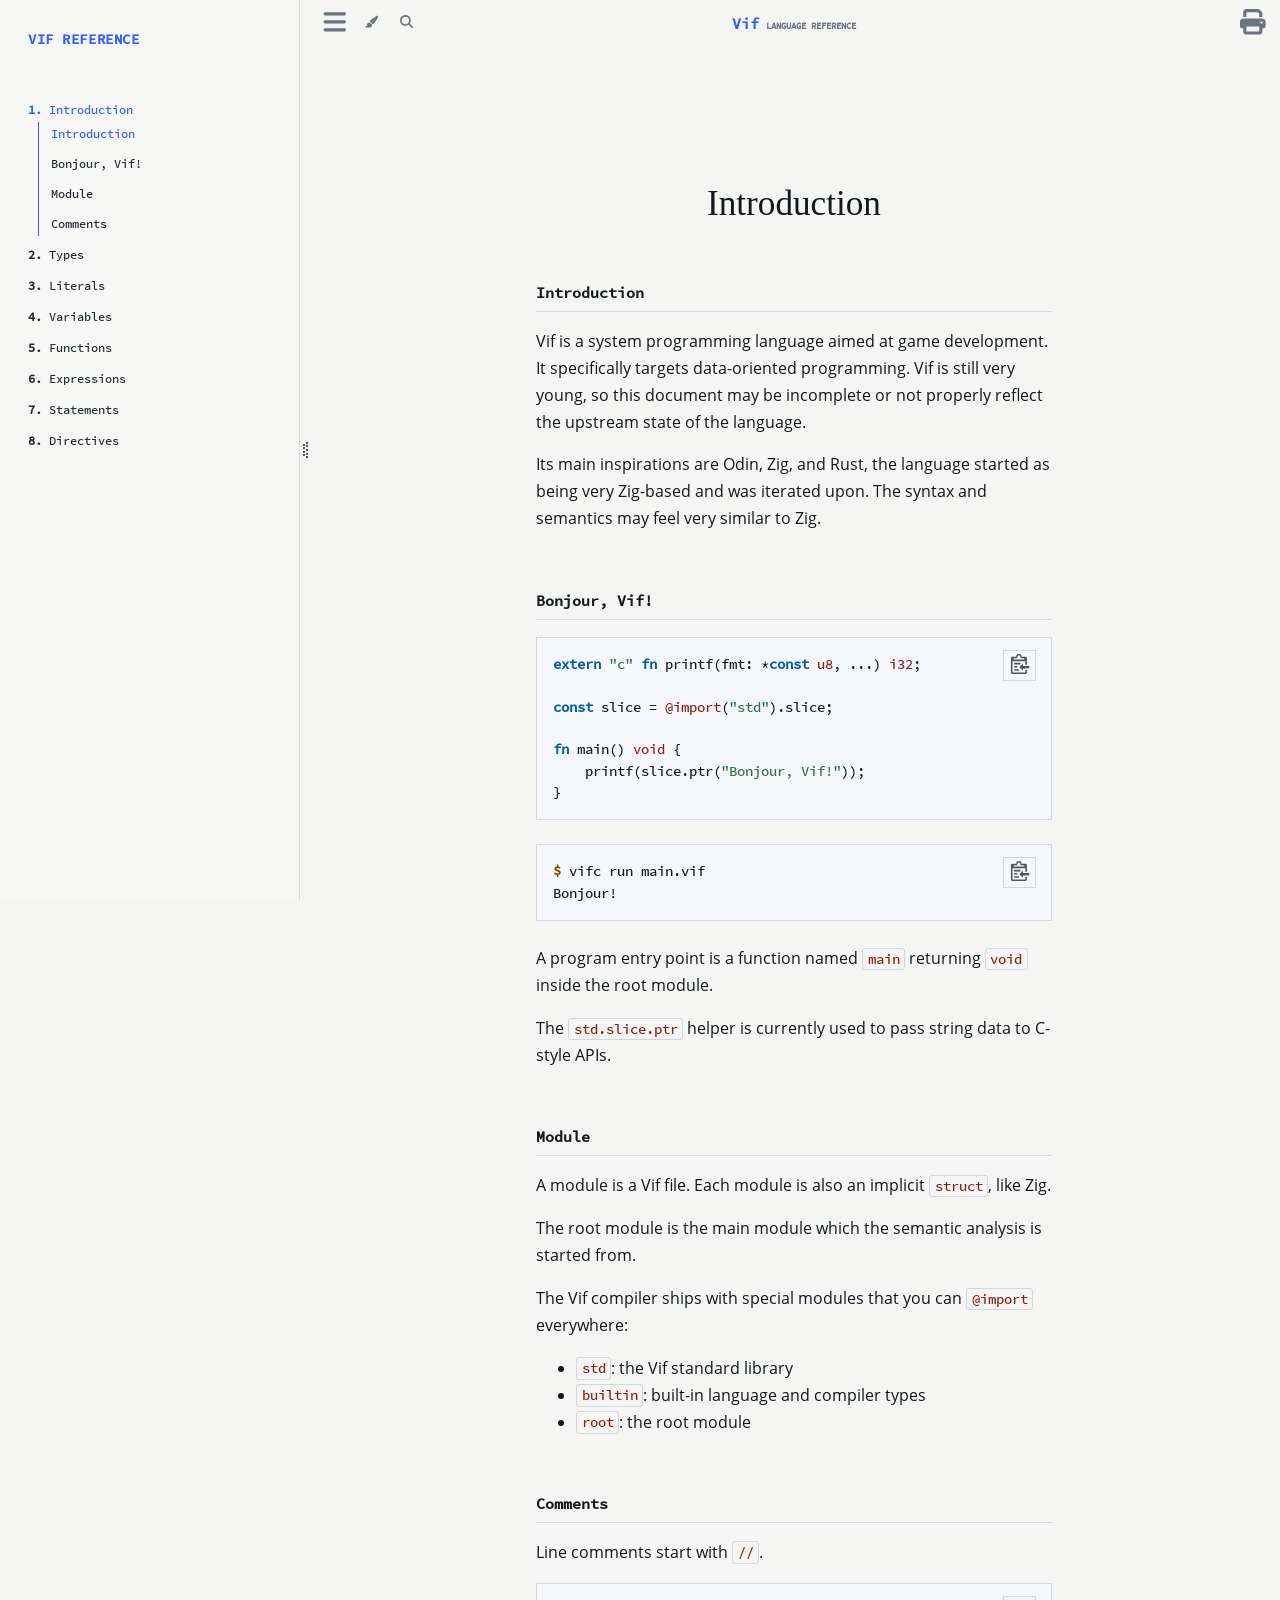
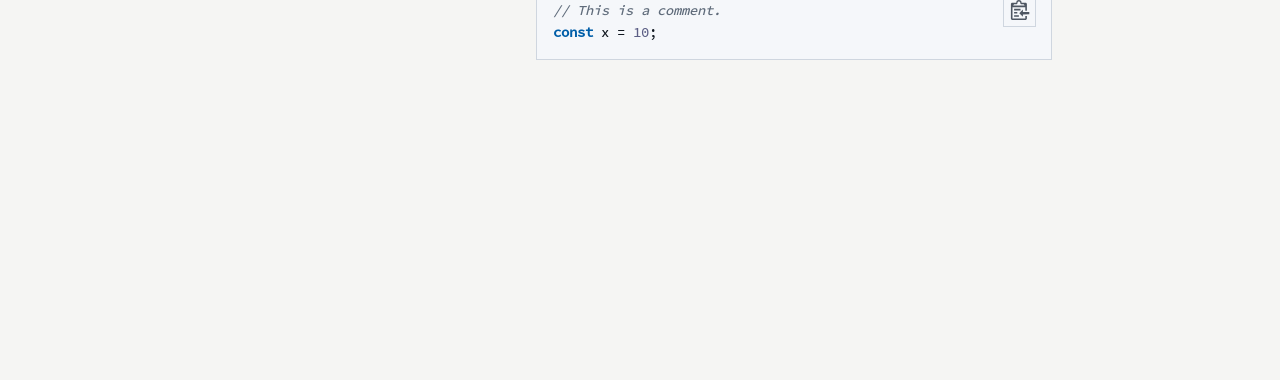
<file: lang-ref/index.html>
<!DOCTYPE HTML>
<html lang="en" class="light sidebar-visible" dir="ltr">
    <head>
        <!-- Book generated using mdBook -->
        <meta charset="UTF-8">
        <title>Introduction - Vif language reference</title>


        <!-- Custom HTML head -->

        <meta name="description" content="">
        <meta name="viewport" content="width=device-width, initial-scale=1">
        <meta name="theme-color" content="#ffffff">

        <link rel="icon" href="favicon-de23e50b.svg">
        <link rel="shortcut icon" href="favicon-8114d1fc.png">
        <link rel="stylesheet" href="css/variables-5b4156ee.css">
        <link rel="stylesheet" href="css/general-e0551ba4.css">
        <link rel="stylesheet" href="css/chrome-79c0ab15.css">
        <link rel="stylesheet" href="css/print-c2b69987.css" media="print">

        <!-- Fonts -->
        <link rel="stylesheet" href="fonts/fonts-9644e21d.css">

        <!-- Highlight.js Stylesheets -->
        <link rel="stylesheet" id="mdbook-highlight-css" href="highlight-ce514ef0.css">
        <link rel="stylesheet" id="mdbook-tomorrow-night-css" href="tomorrow-night-4c0ae647.css">
        <link rel="stylesheet" id="mdbook-ayu-highlight-css" href="ayu-highlight-3fdfc3ac.css">

        <!-- Custom theme stylesheets -->
        <link rel="stylesheet" href="theme/custom-aa0e2d58.css">


        <!-- Provide site root and default themes to javascript -->
        <script>
            const path_to_root = "";
            const default_light_theme = "light";
            const default_dark_theme = "navy";
            window.path_to_searchindex_js = "searchindex-6ca10c5f.js";
        </script>
        <!-- Start loading toc.js asap -->
        <script src="toc-c041e396.js"></script>
    </head>
    <body>
    <div id="mdbook-help-container">
        <div id="mdbook-help-popup">
            <h2 class="mdbook-help-title">Keyboard shortcuts</h2>
            <div>
                <p>Press <kbd>←</kbd> or <kbd>→</kbd> to navigate between chapters</p>
                <p>Press <kbd>S</kbd> or <kbd>/</kbd> to search in the book</p>
                <p>Press <kbd>?</kbd> to show this help</p>
                <p>Press <kbd>Esc</kbd> to hide this help</p>
            </div>
        </div>
    </div>
    <div id="mdbook-body-container">
        <!-- Work around some values being stored in localStorage wrapped in quotes -->
        <script>
            try {
                let theme = localStorage.getItem('mdbook-theme');
                let sidebar = localStorage.getItem('mdbook-sidebar');

                if (theme.startsWith('"') && theme.endsWith('"')) {
                    localStorage.setItem('mdbook-theme', theme.slice(1, theme.length - 1));
                }

                if (sidebar.startsWith('"') && sidebar.endsWith('"')) {
                    localStorage.setItem('mdbook-sidebar', sidebar.slice(1, sidebar.length - 1));
                }
            } catch (e) { }
        </script>

        <!-- Set the theme before any content is loaded, prevents flash -->
        <script>
            const default_theme = window.matchMedia("(prefers-color-scheme: dark)").matches ? default_dark_theme : default_light_theme;
            let theme;
            try { theme = localStorage.getItem('mdbook-theme'); } catch(e) { }
            if (theme === null || theme === undefined) { theme = default_theme; }
            if (!["light", "coal"].includes(theme)) { theme = default_theme; }
            const html = document.documentElement;
            html.classList.remove('light')
            html.classList.add(theme);
            html.classList.add("js");
        </script>

        <input type="checkbox" id="mdbook-sidebar-toggle-anchor" class="hidden">

        <!-- Hide / unhide sidebar before it is displayed -->
        <script>
            let sidebar = null;
            const sidebar_toggle = document.getElementById("mdbook-sidebar-toggle-anchor");
            if (document.body.clientWidth >= 1080) {
                try { sidebar = localStorage.getItem('mdbook-sidebar'); } catch(e) { }
                sidebar = sidebar || 'visible';
            } else {
                sidebar = 'hidden';
                sidebar_toggle.checked = false;
            }
            if (sidebar === 'visible') {
                sidebar_toggle.checked = true;
            } else {
                html.classList.remove('sidebar-visible');
            }
        </script>

        <nav id="mdbook-sidebar" class="sidebar" aria-label="Table of contents">
            <!-- populated by js -->
            <mdbook-sidebar-scrollbox class="sidebar-scrollbox"></mdbook-sidebar-scrollbox>
            <noscript>
                <iframe class="sidebar-iframe-outer" src="toc.html"></iframe>
            </noscript>
            <div id="mdbook-sidebar-resize-handle" class="sidebar-resize-handle">
                <div class="sidebar-resize-indicator"></div>
            </div>
        </nav>

        <div id="mdbook-page-wrapper" class="page-wrapper">

            <div class="page">
                <div id="mdbook-menu-bar-hover-placeholder"></div>
                <div id="mdbook-menu-bar" class="menu-bar sticky">
                    <div class="left-buttons">
                        <label id="mdbook-sidebar-toggle" class="icon-button" for="mdbook-sidebar-toggle-anchor" title="Toggle Table of Contents" aria-label="Toggle Table of Contents" aria-controls="mdbook-sidebar">
                            <span class=fa-svg><svg xmlns="http://www.w3.org/2000/svg" viewBox="0 0 448 512"><!--! Font Awesome Free 6.2.0 by @fontawesome - https://fontawesome.com License - https://fontawesome.com/license/free (Icons: CC BY 4.0, Fonts: SIL OFL 1.1, Code: MIT License) Copyright 2022 Fonticons, Inc. --><path d="M0 96C0 78.3 14.3 64 32 64H416c17.7 0 32 14.3 32 32s-14.3 32-32 32H32C14.3 128 0 113.7 0 96zM0 256c0-17.7 14.3-32 32-32H416c17.7 0 32 14.3 32 32s-14.3 32-32 32H32c-17.7 0-32-14.3-32-32zM448 416c0 17.7-14.3 32-32 32H32c-17.7 0-32-14.3-32-32s14.3-32 32-32H416c17.7 0 32 14.3 32 32z"/></svg></span>
                        </label>
                        <button id="mdbook-theme-toggle" class="icon-button" type="button" title="Change theme" aria-label="Change theme" aria-haspopup="true" aria-expanded="false" aria-controls="mdbook-theme-list">
                            <span class=fa-svg><svg xmlns="http://www.w3.org/2000/svg" viewBox="0 0 576 512"><!--! Font Awesome Free 6.2.0 by @fontawesome - https://fontawesome.com License - https://fontawesome.com/license/free (Icons: CC BY 4.0, Fonts: SIL OFL 1.1, Code: MIT License) Copyright 2022 Fonticons, Inc. --><path d="M371.3 367.1c27.3-3.9 51.9-19.4 67.2-42.9L600.2 74.1c12.6-19.5 9.4-45.3-7.6-61.2S549.7-4.4 531.1 9.6L294.4 187.2c-24 18-38.2 46.1-38.4 76.1L371.3 367.1zm-19.6 25.4l-116-104.4C175.9 290.3 128 339.6 128 400c0 3.9 .2 7.8 .6 11.6c1.8 17.5-10.2 36.4-27.8 36.4H96c-17.7 0-32 14.3-32 32s14.3 32 32 32H240c61.9 0 112-50.1 112-112c0-2.5-.1-5-.2-7.5z"/></svg></span>
                        </button>
                        <ul id="mdbook-theme-list" class="theme-popup" aria-label="Themes" role="menu">
                            <li role="none"><button role="menuitem" class="theme" id="mdbook-theme-default_theme">Auto</button></li>
                            <li role="none"><button role="menuitem" class="theme" id="mdbook-theme-light">Light</button></li>
                            <li role="none"><button role="menuitem" class="theme" id="mdbook-theme-coal">Dark</button></li>
                        </ul>
                        <button id="mdbook-search-toggle" class="icon-button" type="button" title="Search (`/`)" aria-label="Toggle Searchbar" aria-expanded="false" aria-keyshortcuts="/ s" aria-controls="mdbook-searchbar">
                            <span class=fa-svg><svg xmlns="http://www.w3.org/2000/svg" viewBox="0 0 512 512"><!--! Font Awesome Free 6.2.0 by @fontawesome - https://fontawesome.com License - https://fontawesome.com/license/free (Icons: CC BY 4.0, Fonts: SIL OFL 1.1, Code: MIT License) Copyright 2022 Fonticons, Inc. --><path d="M416 208c0 45.9-14.9 88.3-40 122.7L502.6 457.4c12.5 12.5 12.5 32.8 0 45.3s-32.8 12.5-45.3 0L330.7 376c-34.4 25.2-76.8 40-122.7 40C93.1 416 0 322.9 0 208S93.1 0 208 0S416 93.1 416 208zM208 352c79.5 0 144-64.5 144-144s-64.5-144-144-144S64 128.5 64 208s64.5 144 144 144z"/></svg></span>
                        </button>
                    </div>

                    <h1 class="menu-title">
                        <a class="vif-wordmark" href="index.html" aria-label="Vif language reference">
                            <span class="vif-wordmark-name">Vif</span>
                            <span class="vif-wordmark-subtitle">Language Reference</span>
                        </a>
                    </h1>

                    <div class="right-buttons">
                        <a href="print.html" title="Print this book" aria-label="Print this book">
                            <span class=fa-svg id="print-button"><svg xmlns="http://www.w3.org/2000/svg" viewBox="0 0 512 512"><!--! Font Awesome Free 6.2.0 by @fontawesome - https://fontawesome.com License - https://fontawesome.com/license/free (Icons: CC BY 4.0, Fonts: SIL OFL 1.1, Code: MIT License) Copyright 2022 Fonticons, Inc. --><path d="M128 0C92.7 0 64 28.7 64 64v96h64V64H354.7L384 93.3V160h64V93.3c0-17-6.7-33.3-18.7-45.3L400 18.7C388 6.7 371.7 0 354.7 0H128zM384 352v32 64H128V384 368 352H384zm64 32h32c17.7 0 32-14.3 32-32V256c0-35.3-28.7-64-64-64H64c-35.3 0-64 28.7-64 64v96c0 17.7 14.3 32 32 32H64v64c0 35.3 28.7 64 64 64H384c35.3 0 64-28.7 64-64V384zm-16-88c-13.3 0-24-10.7-24-24s10.7-24 24-24s24 10.7 24 24s-10.7 24-24 24z"/></svg></span>
                        </a>

                    </div>
                </div>

                <div id="mdbook-search-wrapper" class="hidden">
                    <form id="mdbook-searchbar-outer" class="searchbar-outer">
                        <div class="search-wrapper">
                            <input type="search" id="mdbook-searchbar" name="searchbar" placeholder="Search this book ..." aria-controls="mdbook-searchresults-outer" aria-describedby="searchresults-header">
                            <div class="spinner-wrapper">
                                <span class=fa-svg id="fa-spin"><svg xmlns="http://www.w3.org/2000/svg" viewBox="0 0 512 512"><!--! Font Awesome Free 6.2.0 by @fontawesome - https://fontawesome.com License - https://fontawesome.com/license/free (Icons: CC BY 4.0, Fonts: SIL OFL 1.1, Code: MIT License) Copyright 2022 Fonticons, Inc. --><path d="M304 48c0-26.5-21.5-48-48-48s-48 21.5-48 48s21.5 48 48 48s48-21.5 48-48zm0 416c0-26.5-21.5-48-48-48s-48 21.5-48 48s21.5 48 48 48s48-21.5 48-48zM48 304c26.5 0 48-21.5 48-48s-21.5-48-48-48s-48 21.5-48 48s21.5 48 48 48zm464-48c0-26.5-21.5-48-48-48s-48 21.5-48 48s21.5 48 48 48s48-21.5 48-48zM142.9 437c18.7-18.7 18.7-49.1 0-67.9s-49.1-18.7-67.9 0s-18.7 49.1 0 67.9s49.1 18.7 67.9 0zm0-294.2c18.7-18.7 18.7-49.1 0-67.9S93.7 56.2 75 75s-18.7 49.1 0 67.9s49.1 18.7 67.9 0zM369.1 437c18.7 18.7 49.1 18.7 67.9 0s18.7-49.1 0-67.9s-49.1-18.7-67.9 0s-18.7 49.1 0 67.9z"/></svg></span>
                            </div>
                        </div>
                    </form>
                    <div id="mdbook-searchresults-outer" class="searchresults-outer hidden">
                        <div id="mdbook-searchresults-header" class="searchresults-header"></div>
                        <ul id="mdbook-searchresults">
                        </ul>
                    </div>
                </div>

                <!-- Apply ARIA attributes after the sidebar and the sidebar toggle button are added to the DOM -->
                <script>
                    document.getElementById('mdbook-sidebar-toggle').setAttribute('aria-expanded', sidebar === 'visible');
                    document.getElementById('mdbook-sidebar').setAttribute('aria-hidden', sidebar !== 'visible');
                    Array.from(document.querySelectorAll('#mdbook-sidebar a')).forEach(function(link) {
                        link.setAttribute('tabIndex', sidebar === 'visible' ? 0 : -1);
                    });
                </script>

                <div id="mdbook-content" class="content">
                    <main>
                        <h1 id="introduction"><a class="header" href="#introduction">Introduction</a></h1>
<h2 id="introduction-1"><a class="header" href="#introduction-1">Introduction</a></h2>
<p>Vif is a system programming language aimed at game development. It specifically targets data-oriented programming. Vif is still very young, so this document may be incomplete or not properly reflect the upstream state of the language.</p>
<p>Its main inspirations are Odin, Zig, and Rust, the language started as being very Zig-based and was iterated upon. The syntax and semantics may feel very similar to Zig.</p>
<h2 id="bonjour-vif"><a class="header" href="#bonjour-vif">Bonjour, Vif!</a></h2>
<pre><code class="language-vif">extern "c" fn printf(fmt: *const u8, ...) i32;

const slice = @import("std").slice;

fn main() void {
    printf(slice.ptr("Bonjour, Vif!"));
}
</code></pre>
<pre><code class="language-shell">$ vifc run main.vif
Bonjour!
</code></pre>
<p>A program entry point is a function named <code>main</code> returning <code>void</code> inside the root module.</p>
<p>The <code>std.slice.ptr</code> helper is currently used to pass string data to C-style APIs.</p>
<h2 id="module"><a class="header" href="#module">Module</a></h2>
<p>A module is a Vif file. Each module is also an implicit <code>struct</code>, like Zig.</p>
<p>The root module is the main module which the semantic analysis is started from.</p>
<p>The Vif compiler ships with special modules that you can <code>@import</code>  everywhere:</p>
<ul>
<li><code>std</code>: the Vif standard library</li>
<li><code>builtin</code>: built-in language and compiler types</li>
<li><code>root</code>: the root module</li>
</ul>
<h2 id="comments"><a class="header" href="#comments">Comments</a></h2>
<p>Line comments start with <code>//</code>.</p>
<pre><code class="language-vif">// This is a comment.
const x = 10;
</code></pre>

                    </main>

                    <nav class="nav-wrapper" aria-label="Page navigation">
                        <!-- Mobile navigation buttons -->

                            <a rel="next prefetch" href="types.html" class="mobile-nav-chapters next" title="Next chapter" aria-label="Next chapter" aria-keyshortcuts="Right">
                                <span class=fa-svg><svg xmlns="http://www.w3.org/2000/svg" viewBox="0 0 320 512"><!--! Font Awesome Free 6.2.0 by @fontawesome - https://fontawesome.com License - https://fontawesome.com/license/free (Icons: CC BY 4.0, Fonts: SIL OFL 1.1, Code: MIT License) Copyright 2022 Fonticons, Inc. --><path d="M278.6 233.4c12.5 12.5 12.5 32.8 0 45.3l-160 160c-12.5 12.5-32.8 12.5-45.3 0s-12.5-32.8 0-45.3L210.7 256 73.4 118.6c-12.5-12.5-12.5-32.8 0-45.3s32.8-12.5 45.3 0l160 160z"/></svg></span>
                            </a>

                        <div style="clear: both"></div>
                    </nav>
                </div>
            </div>

            <nav class="nav-wide-wrapper" aria-label="Page navigation">

                    <a rel="next prefetch" href="types.html" class="nav-chapters next" title="Next chapter" aria-label="Next chapter" aria-keyshortcuts="Right">
                        <span class=fa-svg><svg xmlns="http://www.w3.org/2000/svg" viewBox="0 0 320 512"><!--! Font Awesome Free 6.2.0 by @fontawesome - https://fontawesome.com License - https://fontawesome.com/license/free (Icons: CC BY 4.0, Fonts: SIL OFL 1.1, Code: MIT License) Copyright 2022 Fonticons, Inc. --><path d="M278.6 233.4c12.5 12.5 12.5 32.8 0 45.3l-160 160c-12.5 12.5-32.8 12.5-45.3 0s-12.5-32.8 0-45.3L210.7 256 73.4 118.6c-12.5-12.5-12.5-32.8 0-45.3s32.8-12.5 45.3 0l160 160z"/></svg></span>
                    </a>
            </nav>

        </div>

        <template id=fa-eye><span class=fa-svg><svg xmlns="http://www.w3.org/2000/svg" viewBox="0 0 576 512"><!--! Font Awesome Free 6.2.0 by @fontawesome - https://fontawesome.com License - https://fontawesome.com/license/free (Icons: CC BY 4.0, Fonts: SIL OFL 1.1, Code: MIT License) Copyright 2022 Fonticons, Inc. --><path d="M288 32c-80.8 0-145.5 36.8-192.6 80.6C48.6 156 17.3 208 2.5 243.7c-3.3 7.9-3.3 16.7 0 24.6C17.3 304 48.6 356 95.4 399.4C142.5 443.2 207.2 480 288 480s145.5-36.8 192.6-80.6c46.8-43.5 78.1-95.4 93-131.1c3.3-7.9 3.3-16.7 0-24.6c-14.9-35.7-46.2-87.7-93-131.1C433.5 68.8 368.8 32 288 32zM432 256c0 79.5-64.5 144-144 144s-144-64.5-144-144s64.5-144 144-144s144 64.5 144 144zM288 192c0 35.3-28.7 64-64 64c-11.5 0-22.3-3-31.6-8.4c-.2 2.8-.4 5.5-.4 8.4c0 53 43 96 96 96s96-43 96-96s-43-96-96-96c-2.8 0-5.6 .1-8.4 .4c5.3 9.3 8.4 20.1 8.4 31.6z"/></svg></span></template>
        <template id=fa-eye-slash><span class=fa-svg><svg xmlns="http://www.w3.org/2000/svg" viewBox="0 0 640 512"><!--! Font Awesome Free 6.2.0 by @fontawesome - https://fontawesome.com License - https://fontawesome.com/license/free (Icons: CC BY 4.0, Fonts: SIL OFL 1.1, Code: MIT License) Copyright 2022 Fonticons, Inc. --><path d="M38.8 5.1C28.4-3.1 13.3-1.2 5.1 9.2S-1.2 34.7 9.2 42.9l592 464c10.4 8.2 25.5 6.3 33.7-4.1s6.3-25.5-4.1-33.7L525.6 386.7c39.6-40.6 66.4-86.1 79.9-118.4c3.3-7.9 3.3-16.7 0-24.6c-14.9-35.7-46.2-87.7-93-131.1C465.5 68.8 400.8 32 320 32c-68.2 0-125 26.3-169.3 60.8L38.8 5.1zM223.1 149.5C248.6 126.2 282.7 112 320 112c79.5 0 144 64.5 144 144c0 24.9-6.3 48.3-17.4 68.7L408 294.5c5.2-11.8 8-24.8 8-38.5c0-53-43-96-96-96c-2.8 0-5.6 .1-8.4 .4c5.3 9.3 8.4 20.1 8.4 31.6c0 10.2-2.4 19.8-6.6 28.3l-90.3-70.8zm223.1 298L373 389.9c-16.4 6.5-34.3 10.1-53 10.1c-79.5 0-144-64.5-144-144c0-6.9 .5-13.6 1.4-20.2L83.1 161.5C60.3 191.2 44 220.8 34.5 243.7c-3.3 7.9-3.3 16.7 0 24.6c14.9 35.7 46.2 87.7 93 131.1C174.5 443.2 239.2 480 320 480c47.8 0 89.9-12.9 126.2-32.5z"/></svg></span></template>
        <template id=fa-copy><span class=fa-svg><svg xmlns="http://www.w3.org/2000/svg" viewBox="0 0 512 512"><!--! Font Awesome Free 6.2.0 by @fontawesome - https://fontawesome.com License - https://fontawesome.com/license/free (Icons: CC BY 4.0, Fonts: SIL OFL 1.1, Code: MIT License) Copyright 2022 Fonticons, Inc. --><path d="M502.6 70.63l-61.25-61.25C435.4 3.371 427.2 0 418.7 0H255.1c-35.35 0-64 28.66-64 64l.0195 256C192 355.4 220.7 384 256 384h192c35.2 0 64-28.8 64-64V93.25C512 84.77 508.6 76.63 502.6 70.63zM464 320c0 8.836-7.164 16-16 16H255.1c-8.838 0-16-7.164-16-16L239.1 64.13c0-8.836 7.164-16 16-16h128L384 96c0 17.67 14.33 32 32 32h47.1V320zM272 448c0 8.836-7.164 16-16 16H63.1c-8.838 0-16-7.164-16-16L47.98 192.1c0-8.836 7.164-16 16-16H160V128H63.99c-35.35 0-64 28.65-64 64l.0098 256C.002 483.3 28.66 512 64 512h192c35.2 0 64-28.8 64-64v-32h-47.1L272 448z"/></svg></span></template>
        <template id=fa-play><span class=fa-svg><svg xmlns="http://www.w3.org/2000/svg" viewBox="0 0 384 512"><!--! Font Awesome Free 6.2.0 by @fontawesome - https://fontawesome.com License - https://fontawesome.com/license/free (Icons: CC BY 4.0, Fonts: SIL OFL 1.1, Code: MIT License) Copyright 2022 Fonticons, Inc. --><path d="M73 39c-14.8-9.1-33.4-9.4-48.5-.9S0 62.6 0 80V432c0 17.4 9.4 33.4 24.5 41.9s33.7 8.1 48.5-.9L361 297c14.3-8.7 23-24.2 23-41s-8.7-32.2-23-41L73 39z"/></svg></span></template>
        <template id=fa-clock-rotate-left><span class=fa-svg><svg xmlns="http://www.w3.org/2000/svg" viewBox="0 0 512 512"><!--! Font Awesome Free 6.2.0 by @fontawesome - https://fontawesome.com License - https://fontawesome.com/license/free (Icons: CC BY 4.0, Fonts: SIL OFL 1.1, Code: MIT License) Copyright 2022 Fonticons, Inc. --><path d="M75 75L41 41C25.9 25.9 0 36.6 0 57.9V168c0 13.3 10.7 24 24 24H134.1c21.4 0 32.1-25.9 17-41l-30.8-30.8C155 85.5 203 64 256 64c106 0 192 86 192 192s-86 192-192 192c-40.8 0-78.6-12.7-109.7-34.4c-14.5-10.1-34.4-6.6-44.6 7.9s-6.6 34.4 7.9 44.6C151.2 495 201.7 512 256 512c141.4 0 256-114.6 256-256S397.4 0 256 0C185.3 0 121.3 28.7 75 75zm181 53c-13.3 0-24 10.7-24 24V256c0 6.4 2.5 12.5 7 17l72 72c9.4 9.4 24.6 9.4 33.9 0s9.4-24.6 0-33.9l-65-65V152c0-13.3-10.7-24-24-24z"/></svg></span></template>



        <script>
            window.playground_copyable = true;
        </script>


        <script src="elasticlunr-ef4e11c1.min.js"></script>
        <script src="mark-09e88c2c.min.js"></script>
        <script src="searcher-09f2665d.js"></script>

        <script src="clipboard-1626706a.min.js"></script>
        <script src="highlight-abc7f01d.js"></script>
        <script src="book-37295fec.js"></script>

        <!-- Custom JS scripts -->



    </div>
    </body>
</html>
</file>
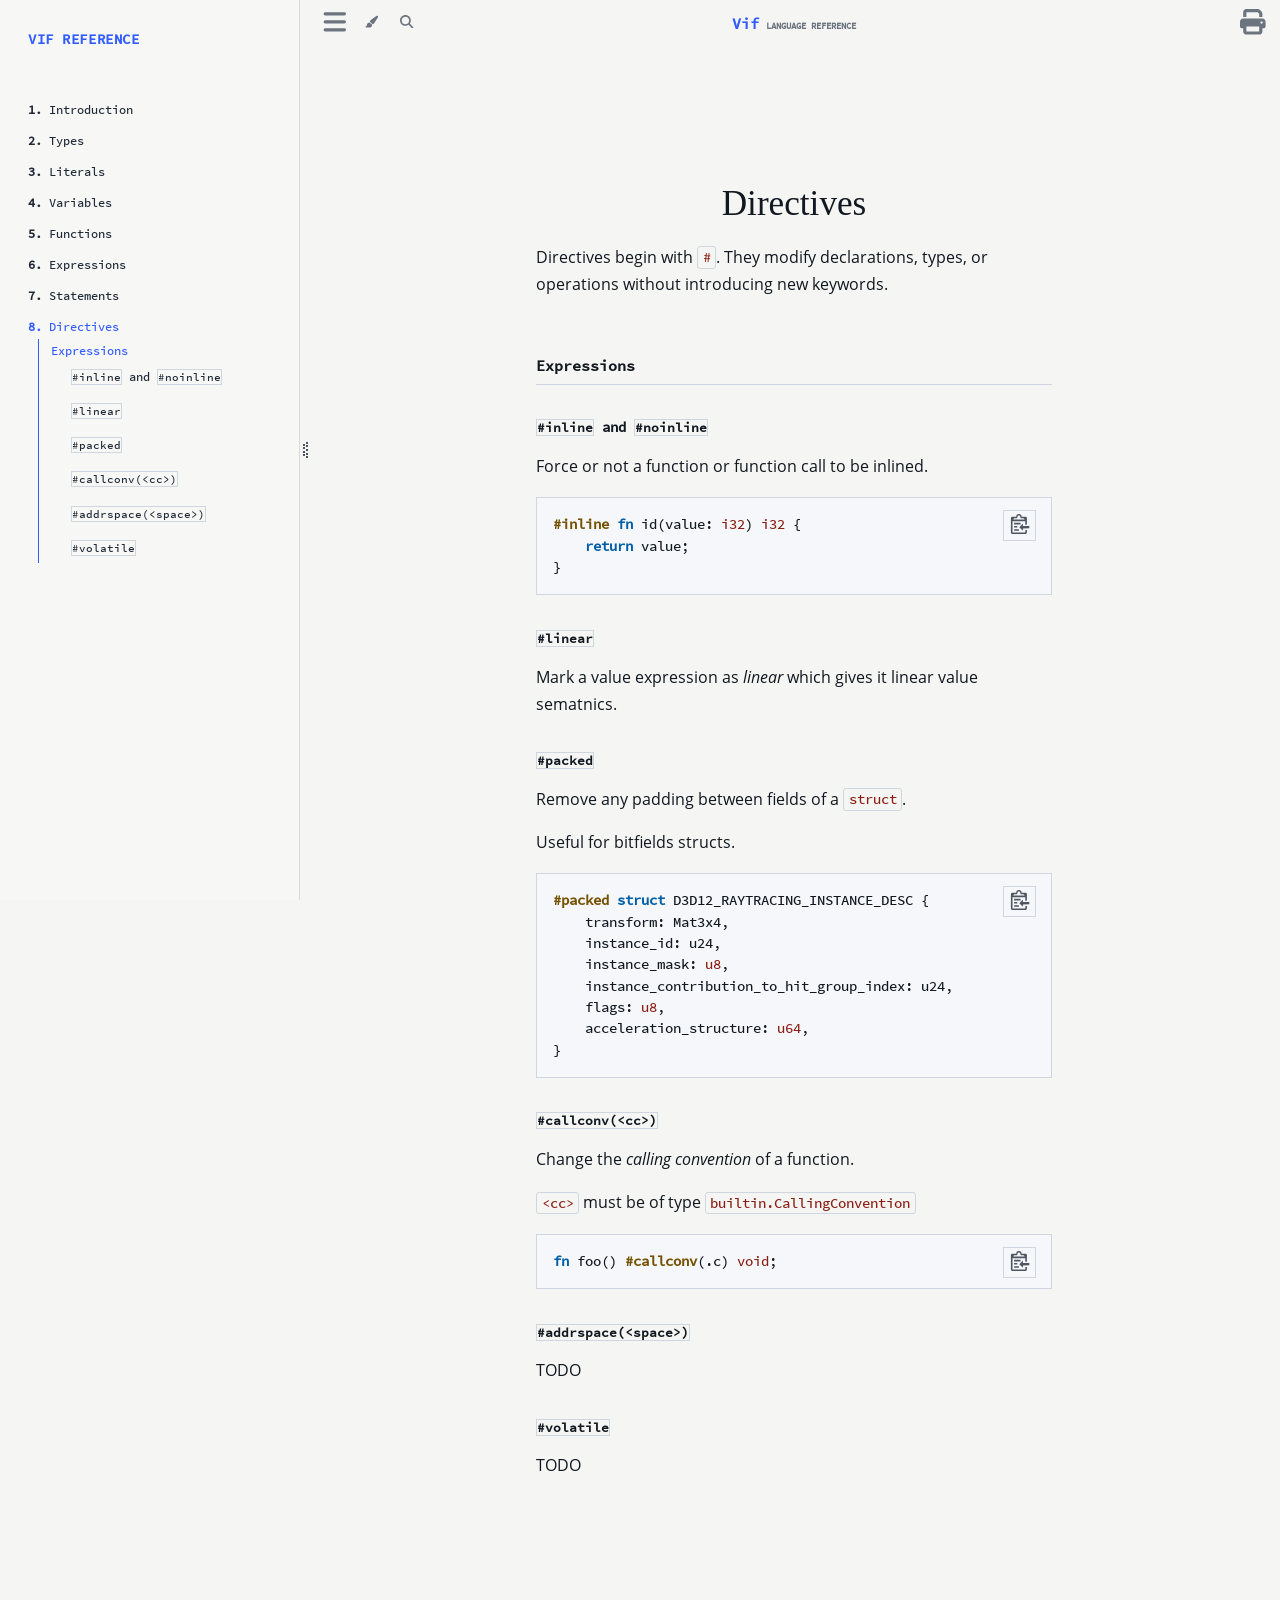
<file: lang-ref/directives.html>
<!DOCTYPE HTML>
<html lang="en" class="light sidebar-visible" dir="ltr">
    <head>
        <!-- Book generated using mdBook -->
        <meta charset="UTF-8">
        <title>Directives - Vif language reference</title>


        <!-- Custom HTML head -->

        <meta name="description" content="">
        <meta name="viewport" content="width=device-width, initial-scale=1">
        <meta name="theme-color" content="#ffffff">

        <link rel="icon" href="favicon-de23e50b.svg">
        <link rel="shortcut icon" href="favicon-8114d1fc.png">
        <link rel="stylesheet" href="css/variables-5b4156ee.css">
        <link rel="stylesheet" href="css/general-e0551ba4.css">
        <link rel="stylesheet" href="css/chrome-79c0ab15.css">
        <link rel="stylesheet" href="css/print-c2b69987.css" media="print">

        <!-- Fonts -->
        <link rel="stylesheet" href="fonts/fonts-9644e21d.css">

        <!-- Highlight.js Stylesheets -->
        <link rel="stylesheet" id="mdbook-highlight-css" href="highlight-ce514ef0.css">
        <link rel="stylesheet" id="mdbook-tomorrow-night-css" href="tomorrow-night-4c0ae647.css">
        <link rel="stylesheet" id="mdbook-ayu-highlight-css" href="ayu-highlight-3fdfc3ac.css">

        <!-- Custom theme stylesheets -->
        <link rel="stylesheet" href="theme/custom-aa0e2d58.css">


        <!-- Provide site root and default themes to javascript -->
        <script>
            const path_to_root = "";
            const default_light_theme = "light";
            const default_dark_theme = "navy";
            window.path_to_searchindex_js = "searchindex-6ca10c5f.js";
        </script>
        <!-- Start loading toc.js asap -->
        <script src="toc-c041e396.js"></script>
    </head>
    <body>
    <div id="mdbook-help-container">
        <div id="mdbook-help-popup">
            <h2 class="mdbook-help-title">Keyboard shortcuts</h2>
            <div>
                <p>Press <kbd>←</kbd> or <kbd>→</kbd> to navigate between chapters</p>
                <p>Press <kbd>S</kbd> or <kbd>/</kbd> to search in the book</p>
                <p>Press <kbd>?</kbd> to show this help</p>
                <p>Press <kbd>Esc</kbd> to hide this help</p>
            </div>
        </div>
    </div>
    <div id="mdbook-body-container">
        <!-- Work around some values being stored in localStorage wrapped in quotes -->
        <script>
            try {
                let theme = localStorage.getItem('mdbook-theme');
                let sidebar = localStorage.getItem('mdbook-sidebar');

                if (theme.startsWith('"') && theme.endsWith('"')) {
                    localStorage.setItem('mdbook-theme', theme.slice(1, theme.length - 1));
                }

                if (sidebar.startsWith('"') && sidebar.endsWith('"')) {
                    localStorage.setItem('mdbook-sidebar', sidebar.slice(1, sidebar.length - 1));
                }
            } catch (e) { }
        </script>

        <!-- Set the theme before any content is loaded, prevents flash -->
        <script>
            const default_theme = window.matchMedia("(prefers-color-scheme: dark)").matches ? default_dark_theme : default_light_theme;
            let theme;
            try { theme = localStorage.getItem('mdbook-theme'); } catch(e) { }
            if (theme === null || theme === undefined) { theme = default_theme; }
            if (!["light", "coal"].includes(theme)) { theme = default_theme; }
            const html = document.documentElement;
            html.classList.remove('light')
            html.classList.add(theme);
            html.classList.add("js");
        </script>

        <input type="checkbox" id="mdbook-sidebar-toggle-anchor" class="hidden">

        <!-- Hide / unhide sidebar before it is displayed -->
        <script>
            let sidebar = null;
            const sidebar_toggle = document.getElementById("mdbook-sidebar-toggle-anchor");
            if (document.body.clientWidth >= 1080) {
                try { sidebar = localStorage.getItem('mdbook-sidebar'); } catch(e) { }
                sidebar = sidebar || 'visible';
            } else {
                sidebar = 'hidden';
                sidebar_toggle.checked = false;
            }
            if (sidebar === 'visible') {
                sidebar_toggle.checked = true;
            } else {
                html.classList.remove('sidebar-visible');
            }
        </script>

        <nav id="mdbook-sidebar" class="sidebar" aria-label="Table of contents">
            <!-- populated by js -->
            <mdbook-sidebar-scrollbox class="sidebar-scrollbox"></mdbook-sidebar-scrollbox>
            <noscript>
                <iframe class="sidebar-iframe-outer" src="toc.html"></iframe>
            </noscript>
            <div id="mdbook-sidebar-resize-handle" class="sidebar-resize-handle">
                <div class="sidebar-resize-indicator"></div>
            </div>
        </nav>

        <div id="mdbook-page-wrapper" class="page-wrapper">

            <div class="page">
                <div id="mdbook-menu-bar-hover-placeholder"></div>
                <div id="mdbook-menu-bar" class="menu-bar sticky">
                    <div class="left-buttons">
                        <label id="mdbook-sidebar-toggle" class="icon-button" for="mdbook-sidebar-toggle-anchor" title="Toggle Table of Contents" aria-label="Toggle Table of Contents" aria-controls="mdbook-sidebar">
                            <span class=fa-svg><svg xmlns="http://www.w3.org/2000/svg" viewBox="0 0 448 512"><!--! Font Awesome Free 6.2.0 by @fontawesome - https://fontawesome.com License - https://fontawesome.com/license/free (Icons: CC BY 4.0, Fonts: SIL OFL 1.1, Code: MIT License) Copyright 2022 Fonticons, Inc. --><path d="M0 96C0 78.3 14.3 64 32 64H416c17.7 0 32 14.3 32 32s-14.3 32-32 32H32C14.3 128 0 113.7 0 96zM0 256c0-17.7 14.3-32 32-32H416c17.7 0 32 14.3 32 32s-14.3 32-32 32H32c-17.7 0-32-14.3-32-32zM448 416c0 17.7-14.3 32-32 32H32c-17.7 0-32-14.3-32-32s14.3-32 32-32H416c17.7 0 32 14.3 32 32z"/></svg></span>
                        </label>
                        <button id="mdbook-theme-toggle" class="icon-button" type="button" title="Change theme" aria-label="Change theme" aria-haspopup="true" aria-expanded="false" aria-controls="mdbook-theme-list">
                            <span class=fa-svg><svg xmlns="http://www.w3.org/2000/svg" viewBox="0 0 576 512"><!--! Font Awesome Free 6.2.0 by @fontawesome - https://fontawesome.com License - https://fontawesome.com/license/free (Icons: CC BY 4.0, Fonts: SIL OFL 1.1, Code: MIT License) Copyright 2022 Fonticons, Inc. --><path d="M371.3 367.1c27.3-3.9 51.9-19.4 67.2-42.9L600.2 74.1c12.6-19.5 9.4-45.3-7.6-61.2S549.7-4.4 531.1 9.6L294.4 187.2c-24 18-38.2 46.1-38.4 76.1L371.3 367.1zm-19.6 25.4l-116-104.4C175.9 290.3 128 339.6 128 400c0 3.9 .2 7.8 .6 11.6c1.8 17.5-10.2 36.4-27.8 36.4H96c-17.7 0-32 14.3-32 32s14.3 32 32 32H240c61.9 0 112-50.1 112-112c0-2.5-.1-5-.2-7.5z"/></svg></span>
                        </button>
                        <ul id="mdbook-theme-list" class="theme-popup" aria-label="Themes" role="menu">
                            <li role="none"><button role="menuitem" class="theme" id="mdbook-theme-default_theme">Auto</button></li>
                            <li role="none"><button role="menuitem" class="theme" id="mdbook-theme-light">Light</button></li>
                            <li role="none"><button role="menuitem" class="theme" id="mdbook-theme-coal">Dark</button></li>
                        </ul>
                        <button id="mdbook-search-toggle" class="icon-button" type="button" title="Search (`/`)" aria-label="Toggle Searchbar" aria-expanded="false" aria-keyshortcuts="/ s" aria-controls="mdbook-searchbar">
                            <span class=fa-svg><svg xmlns="http://www.w3.org/2000/svg" viewBox="0 0 512 512"><!--! Font Awesome Free 6.2.0 by @fontawesome - https://fontawesome.com License - https://fontawesome.com/license/free (Icons: CC BY 4.0, Fonts: SIL OFL 1.1, Code: MIT License) Copyright 2022 Fonticons, Inc. --><path d="M416 208c0 45.9-14.9 88.3-40 122.7L502.6 457.4c12.5 12.5 12.5 32.8 0 45.3s-32.8 12.5-45.3 0L330.7 376c-34.4 25.2-76.8 40-122.7 40C93.1 416 0 322.9 0 208S93.1 0 208 0S416 93.1 416 208zM208 352c79.5 0 144-64.5 144-144s-64.5-144-144-144S64 128.5 64 208s64.5 144 144 144z"/></svg></span>
                        </button>
                    </div>

                    <h1 class="menu-title">
                        <a class="vif-wordmark" href="index.html" aria-label="Vif language reference">
                            <span class="vif-wordmark-name">Vif</span>
                            <span class="vif-wordmark-subtitle">Language Reference</span>
                        </a>
                    </h1>

                    <div class="right-buttons">
                        <a href="print.html" title="Print this book" aria-label="Print this book">
                            <span class=fa-svg id="print-button"><svg xmlns="http://www.w3.org/2000/svg" viewBox="0 0 512 512"><!--! Font Awesome Free 6.2.0 by @fontawesome - https://fontawesome.com License - https://fontawesome.com/license/free (Icons: CC BY 4.0, Fonts: SIL OFL 1.1, Code: MIT License) Copyright 2022 Fonticons, Inc. --><path d="M128 0C92.7 0 64 28.7 64 64v96h64V64H354.7L384 93.3V160h64V93.3c0-17-6.7-33.3-18.7-45.3L400 18.7C388 6.7 371.7 0 354.7 0H128zM384 352v32 64H128V384 368 352H384zm64 32h32c17.7 0 32-14.3 32-32V256c0-35.3-28.7-64-64-64H64c-35.3 0-64 28.7-64 64v96c0 17.7 14.3 32 32 32H64v64c0 35.3 28.7 64 64 64H384c35.3 0 64-28.7 64-64V384zm-16-88c-13.3 0-24-10.7-24-24s10.7-24 24-24s24 10.7 24 24s-10.7 24-24 24z"/></svg></span>
                        </a>

                    </div>
                </div>

                <div id="mdbook-search-wrapper" class="hidden">
                    <form id="mdbook-searchbar-outer" class="searchbar-outer">
                        <div class="search-wrapper">
                            <input type="search" id="mdbook-searchbar" name="searchbar" placeholder="Search this book ..." aria-controls="mdbook-searchresults-outer" aria-describedby="searchresults-header">
                            <div class="spinner-wrapper">
                                <span class=fa-svg id="fa-spin"><svg xmlns="http://www.w3.org/2000/svg" viewBox="0 0 512 512"><!--! Font Awesome Free 6.2.0 by @fontawesome - https://fontawesome.com License - https://fontawesome.com/license/free (Icons: CC BY 4.0, Fonts: SIL OFL 1.1, Code: MIT License) Copyright 2022 Fonticons, Inc. --><path d="M304 48c0-26.5-21.5-48-48-48s-48 21.5-48 48s21.5 48 48 48s48-21.5 48-48zm0 416c0-26.5-21.5-48-48-48s-48 21.5-48 48s21.5 48 48 48s48-21.5 48-48zM48 304c26.5 0 48-21.5 48-48s-21.5-48-48-48s-48 21.5-48 48s21.5 48 48 48zm464-48c0-26.5-21.5-48-48-48s-48 21.5-48 48s21.5 48 48 48s48-21.5 48-48zM142.9 437c18.7-18.7 18.7-49.1 0-67.9s-49.1-18.7-67.9 0s-18.7 49.1 0 67.9s49.1 18.7 67.9 0zm0-294.2c18.7-18.7 18.7-49.1 0-67.9S93.7 56.2 75 75s-18.7 49.1 0 67.9s49.1 18.7 67.9 0zM369.1 437c18.7 18.7 49.1 18.7 67.9 0s18.7-49.1 0-67.9s-49.1-18.7-67.9 0s-18.7 49.1 0 67.9z"/></svg></span>
                            </div>
                        </div>
                    </form>
                    <div id="mdbook-searchresults-outer" class="searchresults-outer hidden">
                        <div id="mdbook-searchresults-header" class="searchresults-header"></div>
                        <ul id="mdbook-searchresults">
                        </ul>
                    </div>
                </div>

                <!-- Apply ARIA attributes after the sidebar and the sidebar toggle button are added to the DOM -->
                <script>
                    document.getElementById('mdbook-sidebar-toggle').setAttribute('aria-expanded', sidebar === 'visible');
                    document.getElementById('mdbook-sidebar').setAttribute('aria-hidden', sidebar !== 'visible');
                    Array.from(document.querySelectorAll('#mdbook-sidebar a')).forEach(function(link) {
                        link.setAttribute('tabIndex', sidebar === 'visible' ? 0 : -1);
                    });
                </script>

                <div id="mdbook-content" class="content">
                    <main>
                        <h1 id="directives"><a class="header" href="#directives">Directives</a></h1>
<p>Directives begin with <code>#</code>. They modify declarations, types, or operations without introducing new keywords.</p>
<h2 id="expressions"><a class="header" href="#expressions">Expressions</a></h2>
<h3 id="inline-and-noinline"><a class="header" href="#inline-and-noinline"><code>#inline</code> and <code>#noinline</code></a></h3>
<p>Force or not a function or function call to be inlined.</p>
<pre><code class="language-vif">#inline fn id(value: i32) i32 {
    return value;
}
</code></pre>
<h3 id="linear"><a class="header" href="#linear"><code>#linear</code></a></h3>
<p>Mark a value expression as <em>linear</em> which gives it linear value sematnics.</p>
<h3 id="packed"><a class="header" href="#packed"><code>#packed</code></a></h3>
<p>Remove any padding between fields of a <code>struct</code>.</p>
<p>Useful for bitfields structs.</p>
<pre><code class="language-vif">#packed struct D3D12_RAYTRACING_INSTANCE_DESC {
    transform: Mat3x4,
    instance_id: u24,
    instance_mask: u8,
    instance_contribution_to_hit_group_index: u24,
    flags: u8,
    acceleration_structure: u64,
}
</code></pre>
<h3 id="callconvcc"><a class="header" href="#callconvcc"><code>#callconv(&lt;cc&gt;)</code></a></h3>
<p>Change the <em>calling convention</em> of a function.</p>
<p><code>&lt;cc&gt;</code> must be of type <code>builtin.CallingConvention</code></p>
<pre><code class="language-vif">fn foo() #callconv(.c) void;
</code></pre>
<h3 id="addrspacespace"><a class="header" href="#addrspacespace"><code>#addrspace(&lt;space&gt;)</code></a></h3>
<p>TODO</p>
<h3 id="volatile"><a class="header" href="#volatile"><code>#volatile</code></a></h3>
<p>TODO</p>

                    </main>

                    <nav class="nav-wrapper" aria-label="Page navigation">
                        <!-- Mobile navigation buttons -->
                            <a rel="prev" href="statements.html" class="mobile-nav-chapters previous" title="Previous chapter" aria-label="Previous chapter" aria-keyshortcuts="Left">
                                <span class=fa-svg><svg xmlns="http://www.w3.org/2000/svg" viewBox="0 0 320 512"><!--! Font Awesome Free 6.2.0 by @fontawesome - https://fontawesome.com License - https://fontawesome.com/license/free (Icons: CC BY 4.0, Fonts: SIL OFL 1.1, Code: MIT License) Copyright 2022 Fonticons, Inc. --><path d="M41.4 233.4c-12.5 12.5-12.5 32.8 0 45.3l160 160c12.5 12.5 32.8 12.5 45.3 0s12.5-32.8 0-45.3L109.3 256 246.6 118.6c12.5-12.5 12.5-32.8 0-45.3s-32.8-12.5-45.3 0l-160 160z"/></svg></span>
                            </a>


                        <div style="clear: both"></div>
                    </nav>
                </div>
            </div>

            <nav class="nav-wide-wrapper" aria-label="Page navigation">
                    <a rel="prev" href="statements.html" class="nav-chapters previous" title="Previous chapter" aria-label="Previous chapter" aria-keyshortcuts="Left">
                        <span class=fa-svg><svg xmlns="http://www.w3.org/2000/svg" viewBox="0 0 320 512"><!--! Font Awesome Free 6.2.0 by @fontawesome - https://fontawesome.com License - https://fontawesome.com/license/free (Icons: CC BY 4.0, Fonts: SIL OFL 1.1, Code: MIT License) Copyright 2022 Fonticons, Inc. --><path d="M41.4 233.4c-12.5 12.5-12.5 32.8 0 45.3l160 160c12.5 12.5 32.8 12.5 45.3 0s12.5-32.8 0-45.3L109.3 256 246.6 118.6c12.5-12.5 12.5-32.8 0-45.3s-32.8-12.5-45.3 0l-160 160z"/></svg></span>
                    </a>

            </nav>

        </div>

        <template id=fa-eye><span class=fa-svg><svg xmlns="http://www.w3.org/2000/svg" viewBox="0 0 576 512"><!--! Font Awesome Free 6.2.0 by @fontawesome - https://fontawesome.com License - https://fontawesome.com/license/free (Icons: CC BY 4.0, Fonts: SIL OFL 1.1, Code: MIT License) Copyright 2022 Fonticons, Inc. --><path d="M288 32c-80.8 0-145.5 36.8-192.6 80.6C48.6 156 17.3 208 2.5 243.7c-3.3 7.9-3.3 16.7 0 24.6C17.3 304 48.6 356 95.4 399.4C142.5 443.2 207.2 480 288 480s145.5-36.8 192.6-80.6c46.8-43.5 78.1-95.4 93-131.1c3.3-7.9 3.3-16.7 0-24.6c-14.9-35.7-46.2-87.7-93-131.1C433.5 68.8 368.8 32 288 32zM432 256c0 79.5-64.5 144-144 144s-144-64.5-144-144s64.5-144 144-144s144 64.5 144 144zM288 192c0 35.3-28.7 64-64 64c-11.5 0-22.3-3-31.6-8.4c-.2 2.8-.4 5.5-.4 8.4c0 53 43 96 96 96s96-43 96-96s-43-96-96-96c-2.8 0-5.6 .1-8.4 .4c5.3 9.3 8.4 20.1 8.4 31.6z"/></svg></span></template>
        <template id=fa-eye-slash><span class=fa-svg><svg xmlns="http://www.w3.org/2000/svg" viewBox="0 0 640 512"><!--! Font Awesome Free 6.2.0 by @fontawesome - https://fontawesome.com License - https://fontawesome.com/license/free (Icons: CC BY 4.0, Fonts: SIL OFL 1.1, Code: MIT License) Copyright 2022 Fonticons, Inc. --><path d="M38.8 5.1C28.4-3.1 13.3-1.2 5.1 9.2S-1.2 34.7 9.2 42.9l592 464c10.4 8.2 25.5 6.3 33.7-4.1s6.3-25.5-4.1-33.7L525.6 386.7c39.6-40.6 66.4-86.1 79.9-118.4c3.3-7.9 3.3-16.7 0-24.6c-14.9-35.7-46.2-87.7-93-131.1C465.5 68.8 400.8 32 320 32c-68.2 0-125 26.3-169.3 60.8L38.8 5.1zM223.1 149.5C248.6 126.2 282.7 112 320 112c79.5 0 144 64.5 144 144c0 24.9-6.3 48.3-17.4 68.7L408 294.5c5.2-11.8 8-24.8 8-38.5c0-53-43-96-96-96c-2.8 0-5.6 .1-8.4 .4c5.3 9.3 8.4 20.1 8.4 31.6c0 10.2-2.4 19.8-6.6 28.3l-90.3-70.8zm223.1 298L373 389.9c-16.4 6.5-34.3 10.1-53 10.1c-79.5 0-144-64.5-144-144c0-6.9 .5-13.6 1.4-20.2L83.1 161.5C60.3 191.2 44 220.8 34.5 243.7c-3.3 7.9-3.3 16.7 0 24.6c14.9 35.7 46.2 87.7 93 131.1C174.5 443.2 239.2 480 320 480c47.8 0 89.9-12.9 126.2-32.5z"/></svg></span></template>
        <template id=fa-copy><span class=fa-svg><svg xmlns="http://www.w3.org/2000/svg" viewBox="0 0 512 512"><!--! Font Awesome Free 6.2.0 by @fontawesome - https://fontawesome.com License - https://fontawesome.com/license/free (Icons: CC BY 4.0, Fonts: SIL OFL 1.1, Code: MIT License) Copyright 2022 Fonticons, Inc. --><path d="M502.6 70.63l-61.25-61.25C435.4 3.371 427.2 0 418.7 0H255.1c-35.35 0-64 28.66-64 64l.0195 256C192 355.4 220.7 384 256 384h192c35.2 0 64-28.8 64-64V93.25C512 84.77 508.6 76.63 502.6 70.63zM464 320c0 8.836-7.164 16-16 16H255.1c-8.838 0-16-7.164-16-16L239.1 64.13c0-8.836 7.164-16 16-16h128L384 96c0 17.67 14.33 32 32 32h47.1V320zM272 448c0 8.836-7.164 16-16 16H63.1c-8.838 0-16-7.164-16-16L47.98 192.1c0-8.836 7.164-16 16-16H160V128H63.99c-35.35 0-64 28.65-64 64l.0098 256C.002 483.3 28.66 512 64 512h192c35.2 0 64-28.8 64-64v-32h-47.1L272 448z"/></svg></span></template>
        <template id=fa-play><span class=fa-svg><svg xmlns="http://www.w3.org/2000/svg" viewBox="0 0 384 512"><!--! Font Awesome Free 6.2.0 by @fontawesome - https://fontawesome.com License - https://fontawesome.com/license/free (Icons: CC BY 4.0, Fonts: SIL OFL 1.1, Code: MIT License) Copyright 2022 Fonticons, Inc. --><path d="M73 39c-14.8-9.1-33.4-9.4-48.5-.9S0 62.6 0 80V432c0 17.4 9.4 33.4 24.5 41.9s33.7 8.1 48.5-.9L361 297c14.3-8.7 23-24.2 23-41s-8.7-32.2-23-41L73 39z"/></svg></span></template>
        <template id=fa-clock-rotate-left><span class=fa-svg><svg xmlns="http://www.w3.org/2000/svg" viewBox="0 0 512 512"><!--! Font Awesome Free 6.2.0 by @fontawesome - https://fontawesome.com License - https://fontawesome.com/license/free (Icons: CC BY 4.0, Fonts: SIL OFL 1.1, Code: MIT License) Copyright 2022 Fonticons, Inc. --><path d="M75 75L41 41C25.9 25.9 0 36.6 0 57.9V168c0 13.3 10.7 24 24 24H134.1c21.4 0 32.1-25.9 17-41l-30.8-30.8C155 85.5 203 64 256 64c106 0 192 86 192 192s-86 192-192 192c-40.8 0-78.6-12.7-109.7-34.4c-14.5-10.1-34.4-6.6-44.6 7.9s-6.6 34.4 7.9 44.6C151.2 495 201.7 512 256 512c141.4 0 256-114.6 256-256S397.4 0 256 0C185.3 0 121.3 28.7 75 75zm181 53c-13.3 0-24 10.7-24 24V256c0 6.4 2.5 12.5 7 17l72 72c9.4 9.4 24.6 9.4 33.9 0s9.4-24.6 0-33.9l-65-65V152c0-13.3-10.7-24-24-24z"/></svg></span></template>



        <script>
            window.playground_copyable = true;
        </script>


        <script src="elasticlunr-ef4e11c1.min.js"></script>
        <script src="mark-09e88c2c.min.js"></script>
        <script src="searcher-09f2665d.js"></script>

        <script src="clipboard-1626706a.min.js"></script>
        <script src="highlight-abc7f01d.js"></script>
        <script src="book-37295fec.js"></script>

        <!-- Custom JS scripts -->



    </div>
    </body>
</html>
</file>
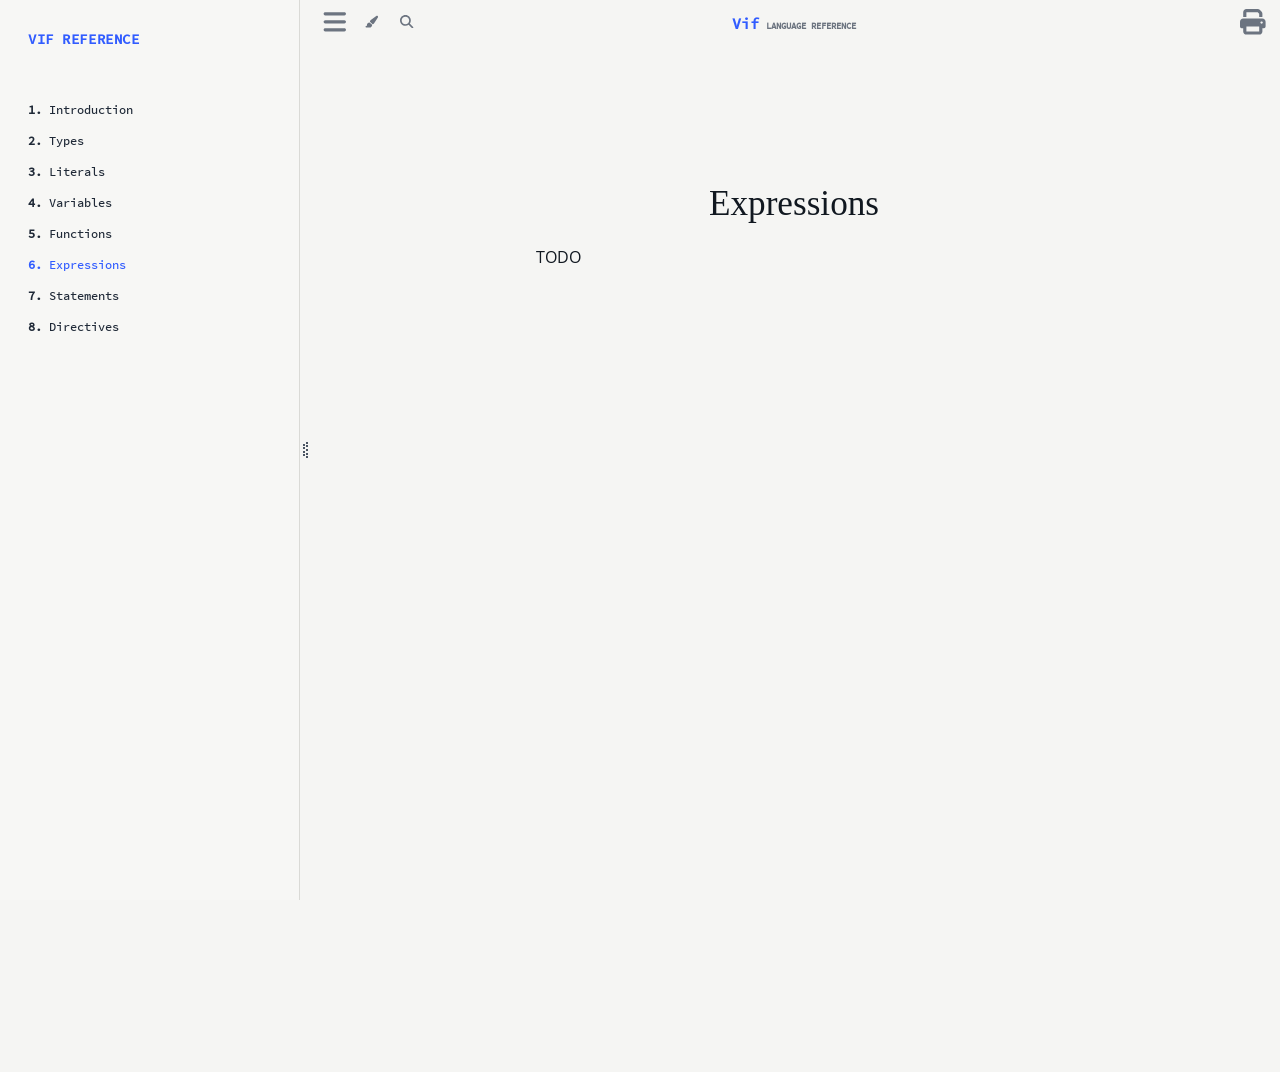
<file: lang-ref/expressions.html>
<!DOCTYPE HTML>
<html lang="en" class="light sidebar-visible" dir="ltr">
    <head>
        <!-- Book generated using mdBook -->
        <meta charset="UTF-8">
        <title>Expressions - Vif language reference</title>


        <!-- Custom HTML head -->

        <meta name="description" content="">
        <meta name="viewport" content="width=device-width, initial-scale=1">
        <meta name="theme-color" content="#ffffff">

        <link rel="icon" href="favicon-de23e50b.svg">
        <link rel="shortcut icon" href="favicon-8114d1fc.png">
        <link rel="stylesheet" href="css/variables-5b4156ee.css">
        <link rel="stylesheet" href="css/general-e0551ba4.css">
        <link rel="stylesheet" href="css/chrome-79c0ab15.css">
        <link rel="stylesheet" href="css/print-c2b69987.css" media="print">

        <!-- Fonts -->
        <link rel="stylesheet" href="fonts/fonts-9644e21d.css">

        <!-- Highlight.js Stylesheets -->
        <link rel="stylesheet" id="mdbook-highlight-css" href="highlight-ce514ef0.css">
        <link rel="stylesheet" id="mdbook-tomorrow-night-css" href="tomorrow-night-4c0ae647.css">
        <link rel="stylesheet" id="mdbook-ayu-highlight-css" href="ayu-highlight-3fdfc3ac.css">

        <!-- Custom theme stylesheets -->
        <link rel="stylesheet" href="theme/custom-aa0e2d58.css">


        <!-- Provide site root and default themes to javascript -->
        <script>
            const path_to_root = "";
            const default_light_theme = "light";
            const default_dark_theme = "navy";
            window.path_to_searchindex_js = "searchindex-6ca10c5f.js";
        </script>
        <!-- Start loading toc.js asap -->
        <script src="toc-c041e396.js"></script>
    </head>
    <body>
    <div id="mdbook-help-container">
        <div id="mdbook-help-popup">
            <h2 class="mdbook-help-title">Keyboard shortcuts</h2>
            <div>
                <p>Press <kbd>←</kbd> or <kbd>→</kbd> to navigate between chapters</p>
                <p>Press <kbd>S</kbd> or <kbd>/</kbd> to search in the book</p>
                <p>Press <kbd>?</kbd> to show this help</p>
                <p>Press <kbd>Esc</kbd> to hide this help</p>
            </div>
        </div>
    </div>
    <div id="mdbook-body-container">
        <!-- Work around some values being stored in localStorage wrapped in quotes -->
        <script>
            try {
                let theme = localStorage.getItem('mdbook-theme');
                let sidebar = localStorage.getItem('mdbook-sidebar');

                if (theme.startsWith('"') && theme.endsWith('"')) {
                    localStorage.setItem('mdbook-theme', theme.slice(1, theme.length - 1));
                }

                if (sidebar.startsWith('"') && sidebar.endsWith('"')) {
                    localStorage.setItem('mdbook-sidebar', sidebar.slice(1, sidebar.length - 1));
                }
            } catch (e) { }
        </script>

        <!-- Set the theme before any content is loaded, prevents flash -->
        <script>
            const default_theme = window.matchMedia("(prefers-color-scheme: dark)").matches ? default_dark_theme : default_light_theme;
            let theme;
            try { theme = localStorage.getItem('mdbook-theme'); } catch(e) { }
            if (theme === null || theme === undefined) { theme = default_theme; }
            if (!["light", "coal"].includes(theme)) { theme = default_theme; }
            const html = document.documentElement;
            html.classList.remove('light')
            html.classList.add(theme);
            html.classList.add("js");
        </script>

        <input type="checkbox" id="mdbook-sidebar-toggle-anchor" class="hidden">

        <!-- Hide / unhide sidebar before it is displayed -->
        <script>
            let sidebar = null;
            const sidebar_toggle = document.getElementById("mdbook-sidebar-toggle-anchor");
            if (document.body.clientWidth >= 1080) {
                try { sidebar = localStorage.getItem('mdbook-sidebar'); } catch(e) { }
                sidebar = sidebar || 'visible';
            } else {
                sidebar = 'hidden';
                sidebar_toggle.checked = false;
            }
            if (sidebar === 'visible') {
                sidebar_toggle.checked = true;
            } else {
                html.classList.remove('sidebar-visible');
            }
        </script>

        <nav id="mdbook-sidebar" class="sidebar" aria-label="Table of contents">
            <!-- populated by js -->
            <mdbook-sidebar-scrollbox class="sidebar-scrollbox"></mdbook-sidebar-scrollbox>
            <noscript>
                <iframe class="sidebar-iframe-outer" src="toc.html"></iframe>
            </noscript>
            <div id="mdbook-sidebar-resize-handle" class="sidebar-resize-handle">
                <div class="sidebar-resize-indicator"></div>
            </div>
        </nav>

        <div id="mdbook-page-wrapper" class="page-wrapper">

            <div class="page">
                <div id="mdbook-menu-bar-hover-placeholder"></div>
                <div id="mdbook-menu-bar" class="menu-bar sticky">
                    <div class="left-buttons">
                        <label id="mdbook-sidebar-toggle" class="icon-button" for="mdbook-sidebar-toggle-anchor" title="Toggle Table of Contents" aria-label="Toggle Table of Contents" aria-controls="mdbook-sidebar">
                            <span class=fa-svg><svg xmlns="http://www.w3.org/2000/svg" viewBox="0 0 448 512"><!--! Font Awesome Free 6.2.0 by @fontawesome - https://fontawesome.com License - https://fontawesome.com/license/free (Icons: CC BY 4.0, Fonts: SIL OFL 1.1, Code: MIT License) Copyright 2022 Fonticons, Inc. --><path d="M0 96C0 78.3 14.3 64 32 64H416c17.7 0 32 14.3 32 32s-14.3 32-32 32H32C14.3 128 0 113.7 0 96zM0 256c0-17.7 14.3-32 32-32H416c17.7 0 32 14.3 32 32s-14.3 32-32 32H32c-17.7 0-32-14.3-32-32zM448 416c0 17.7-14.3 32-32 32H32c-17.7 0-32-14.3-32-32s14.3-32 32-32H416c17.7 0 32 14.3 32 32z"/></svg></span>
                        </label>
                        <button id="mdbook-theme-toggle" class="icon-button" type="button" title="Change theme" aria-label="Change theme" aria-haspopup="true" aria-expanded="false" aria-controls="mdbook-theme-list">
                            <span class=fa-svg><svg xmlns="http://www.w3.org/2000/svg" viewBox="0 0 576 512"><!--! Font Awesome Free 6.2.0 by @fontawesome - https://fontawesome.com License - https://fontawesome.com/license/free (Icons: CC BY 4.0, Fonts: SIL OFL 1.1, Code: MIT License) Copyright 2022 Fonticons, Inc. --><path d="M371.3 367.1c27.3-3.9 51.9-19.4 67.2-42.9L600.2 74.1c12.6-19.5 9.4-45.3-7.6-61.2S549.7-4.4 531.1 9.6L294.4 187.2c-24 18-38.2 46.1-38.4 76.1L371.3 367.1zm-19.6 25.4l-116-104.4C175.9 290.3 128 339.6 128 400c0 3.9 .2 7.8 .6 11.6c1.8 17.5-10.2 36.4-27.8 36.4H96c-17.7 0-32 14.3-32 32s14.3 32 32 32H240c61.9 0 112-50.1 112-112c0-2.5-.1-5-.2-7.5z"/></svg></span>
                        </button>
                        <ul id="mdbook-theme-list" class="theme-popup" aria-label="Themes" role="menu">
                            <li role="none"><button role="menuitem" class="theme" id="mdbook-theme-default_theme">Auto</button></li>
                            <li role="none"><button role="menuitem" class="theme" id="mdbook-theme-light">Light</button></li>
                            <li role="none"><button role="menuitem" class="theme" id="mdbook-theme-coal">Dark</button></li>
                        </ul>
                        <button id="mdbook-search-toggle" class="icon-button" type="button" title="Search (`/`)" aria-label="Toggle Searchbar" aria-expanded="false" aria-keyshortcuts="/ s" aria-controls="mdbook-searchbar">
                            <span class=fa-svg><svg xmlns="http://www.w3.org/2000/svg" viewBox="0 0 512 512"><!--! Font Awesome Free 6.2.0 by @fontawesome - https://fontawesome.com License - https://fontawesome.com/license/free (Icons: CC BY 4.0, Fonts: SIL OFL 1.1, Code: MIT License) Copyright 2022 Fonticons, Inc. --><path d="M416 208c0 45.9-14.9 88.3-40 122.7L502.6 457.4c12.5 12.5 12.5 32.8 0 45.3s-32.8 12.5-45.3 0L330.7 376c-34.4 25.2-76.8 40-122.7 40C93.1 416 0 322.9 0 208S93.1 0 208 0S416 93.1 416 208zM208 352c79.5 0 144-64.5 144-144s-64.5-144-144-144S64 128.5 64 208s64.5 144 144 144z"/></svg></span>
                        </button>
                    </div>

                    <h1 class="menu-title">
                        <a class="vif-wordmark" href="index.html" aria-label="Vif language reference">
                            <span class="vif-wordmark-name">Vif</span>
                            <span class="vif-wordmark-subtitle">Language Reference</span>
                        </a>
                    </h1>

                    <div class="right-buttons">
                        <a href="print.html" title="Print this book" aria-label="Print this book">
                            <span class=fa-svg id="print-button"><svg xmlns="http://www.w3.org/2000/svg" viewBox="0 0 512 512"><!--! Font Awesome Free 6.2.0 by @fontawesome - https://fontawesome.com License - https://fontawesome.com/license/free (Icons: CC BY 4.0, Fonts: SIL OFL 1.1, Code: MIT License) Copyright 2022 Fonticons, Inc. --><path d="M128 0C92.7 0 64 28.7 64 64v96h64V64H354.7L384 93.3V160h64V93.3c0-17-6.7-33.3-18.7-45.3L400 18.7C388 6.7 371.7 0 354.7 0H128zM384 352v32 64H128V384 368 352H384zm64 32h32c17.7 0 32-14.3 32-32V256c0-35.3-28.7-64-64-64H64c-35.3 0-64 28.7-64 64v96c0 17.7 14.3 32 32 32H64v64c0 35.3 28.7 64 64 64H384c35.3 0 64-28.7 64-64V384zm-16-88c-13.3 0-24-10.7-24-24s10.7-24 24-24s24 10.7 24 24s-10.7 24-24 24z"/></svg></span>
                        </a>

                    </div>
                </div>

                <div id="mdbook-search-wrapper" class="hidden">
                    <form id="mdbook-searchbar-outer" class="searchbar-outer">
                        <div class="search-wrapper">
                            <input type="search" id="mdbook-searchbar" name="searchbar" placeholder="Search this book ..." aria-controls="mdbook-searchresults-outer" aria-describedby="searchresults-header">
                            <div class="spinner-wrapper">
                                <span class=fa-svg id="fa-spin"><svg xmlns="http://www.w3.org/2000/svg" viewBox="0 0 512 512"><!--! Font Awesome Free 6.2.0 by @fontawesome - https://fontawesome.com License - https://fontawesome.com/license/free (Icons: CC BY 4.0, Fonts: SIL OFL 1.1, Code: MIT License) Copyright 2022 Fonticons, Inc. --><path d="M304 48c0-26.5-21.5-48-48-48s-48 21.5-48 48s21.5 48 48 48s48-21.5 48-48zm0 416c0-26.5-21.5-48-48-48s-48 21.5-48 48s21.5 48 48 48s48-21.5 48-48zM48 304c26.5 0 48-21.5 48-48s-21.5-48-48-48s-48 21.5-48 48s21.5 48 48 48zm464-48c0-26.5-21.5-48-48-48s-48 21.5-48 48s21.5 48 48 48s48-21.5 48-48zM142.9 437c18.7-18.7 18.7-49.1 0-67.9s-49.1-18.7-67.9 0s-18.7 49.1 0 67.9s49.1 18.7 67.9 0zm0-294.2c18.7-18.7 18.7-49.1 0-67.9S93.7 56.2 75 75s-18.7 49.1 0 67.9s49.1 18.7 67.9 0zM369.1 437c18.7 18.7 49.1 18.7 67.9 0s18.7-49.1 0-67.9s-49.1-18.7-67.9 0s-18.7 49.1 0 67.9z"/></svg></span>
                            </div>
                        </div>
                    </form>
                    <div id="mdbook-searchresults-outer" class="searchresults-outer hidden">
                        <div id="mdbook-searchresults-header" class="searchresults-header"></div>
                        <ul id="mdbook-searchresults">
                        </ul>
                    </div>
                </div>

                <!-- Apply ARIA attributes after the sidebar and the sidebar toggle button are added to the DOM -->
                <script>
                    document.getElementById('mdbook-sidebar-toggle').setAttribute('aria-expanded', sidebar === 'visible');
                    document.getElementById('mdbook-sidebar').setAttribute('aria-hidden', sidebar !== 'visible');
                    Array.from(document.querySelectorAll('#mdbook-sidebar a')).forEach(function(link) {
                        link.setAttribute('tabIndex', sidebar === 'visible' ? 0 : -1);
                    });
                </script>

                <div id="mdbook-content" class="content">
                    <main>
                        <h1 id="expressions"><a class="header" href="#expressions">Expressions</a></h1>
<p>TODO</p>

                    </main>

                    <nav class="nav-wrapper" aria-label="Page navigation">
                        <!-- Mobile navigation buttons -->
                            <a rel="prev" href="functions.html" class="mobile-nav-chapters previous" title="Previous chapter" aria-label="Previous chapter" aria-keyshortcuts="Left">
                                <span class=fa-svg><svg xmlns="http://www.w3.org/2000/svg" viewBox="0 0 320 512"><!--! Font Awesome Free 6.2.0 by @fontawesome - https://fontawesome.com License - https://fontawesome.com/license/free (Icons: CC BY 4.0, Fonts: SIL OFL 1.1, Code: MIT License) Copyright 2022 Fonticons, Inc. --><path d="M41.4 233.4c-12.5 12.5-12.5 32.8 0 45.3l160 160c12.5 12.5 32.8 12.5 45.3 0s12.5-32.8 0-45.3L109.3 256 246.6 118.6c12.5-12.5 12.5-32.8 0-45.3s-32.8-12.5-45.3 0l-160 160z"/></svg></span>
                            </a>

                            <a rel="next prefetch" href="statements.html" class="mobile-nav-chapters next" title="Next chapter" aria-label="Next chapter" aria-keyshortcuts="Right">
                                <span class=fa-svg><svg xmlns="http://www.w3.org/2000/svg" viewBox="0 0 320 512"><!--! Font Awesome Free 6.2.0 by @fontawesome - https://fontawesome.com License - https://fontawesome.com/license/free (Icons: CC BY 4.0, Fonts: SIL OFL 1.1, Code: MIT License) Copyright 2022 Fonticons, Inc. --><path d="M278.6 233.4c12.5 12.5 12.5 32.8 0 45.3l-160 160c-12.5 12.5-32.8 12.5-45.3 0s-12.5-32.8 0-45.3L210.7 256 73.4 118.6c-12.5-12.5-12.5-32.8 0-45.3s32.8-12.5 45.3 0l160 160z"/></svg></span>
                            </a>

                        <div style="clear: both"></div>
                    </nav>
                </div>
            </div>

            <nav class="nav-wide-wrapper" aria-label="Page navigation">
                    <a rel="prev" href="functions.html" class="nav-chapters previous" title="Previous chapter" aria-label="Previous chapter" aria-keyshortcuts="Left">
                        <span class=fa-svg><svg xmlns="http://www.w3.org/2000/svg" viewBox="0 0 320 512"><!--! Font Awesome Free 6.2.0 by @fontawesome - https://fontawesome.com License - https://fontawesome.com/license/free (Icons: CC BY 4.0, Fonts: SIL OFL 1.1, Code: MIT License) Copyright 2022 Fonticons, Inc. --><path d="M41.4 233.4c-12.5 12.5-12.5 32.8 0 45.3l160 160c12.5 12.5 32.8 12.5 45.3 0s12.5-32.8 0-45.3L109.3 256 246.6 118.6c12.5-12.5 12.5-32.8 0-45.3s-32.8-12.5-45.3 0l-160 160z"/></svg></span>
                    </a>

                    <a rel="next prefetch" href="statements.html" class="nav-chapters next" title="Next chapter" aria-label="Next chapter" aria-keyshortcuts="Right">
                        <span class=fa-svg><svg xmlns="http://www.w3.org/2000/svg" viewBox="0 0 320 512"><!--! Font Awesome Free 6.2.0 by @fontawesome - https://fontawesome.com License - https://fontawesome.com/license/free (Icons: CC BY 4.0, Fonts: SIL OFL 1.1, Code: MIT License) Copyright 2022 Fonticons, Inc. --><path d="M278.6 233.4c12.5 12.5 12.5 32.8 0 45.3l-160 160c-12.5 12.5-32.8 12.5-45.3 0s-12.5-32.8 0-45.3L210.7 256 73.4 118.6c-12.5-12.5-12.5-32.8 0-45.3s32.8-12.5 45.3 0l160 160z"/></svg></span>
                    </a>
            </nav>

        </div>

        <template id=fa-eye><span class=fa-svg><svg xmlns="http://www.w3.org/2000/svg" viewBox="0 0 576 512"><!--! Font Awesome Free 6.2.0 by @fontawesome - https://fontawesome.com License - https://fontawesome.com/license/free (Icons: CC BY 4.0, Fonts: SIL OFL 1.1, Code: MIT License) Copyright 2022 Fonticons, Inc. --><path d="M288 32c-80.8 0-145.5 36.8-192.6 80.6C48.6 156 17.3 208 2.5 243.7c-3.3 7.9-3.3 16.7 0 24.6C17.3 304 48.6 356 95.4 399.4C142.5 443.2 207.2 480 288 480s145.5-36.8 192.6-80.6c46.8-43.5 78.1-95.4 93-131.1c3.3-7.9 3.3-16.7 0-24.6c-14.9-35.7-46.2-87.7-93-131.1C433.5 68.8 368.8 32 288 32zM432 256c0 79.5-64.5 144-144 144s-144-64.5-144-144s64.5-144 144-144s144 64.5 144 144zM288 192c0 35.3-28.7 64-64 64c-11.5 0-22.3-3-31.6-8.4c-.2 2.8-.4 5.5-.4 8.4c0 53 43 96 96 96s96-43 96-96s-43-96-96-96c-2.8 0-5.6 .1-8.4 .4c5.3 9.3 8.4 20.1 8.4 31.6z"/></svg></span></template>
        <template id=fa-eye-slash><span class=fa-svg><svg xmlns="http://www.w3.org/2000/svg" viewBox="0 0 640 512"><!--! Font Awesome Free 6.2.0 by @fontawesome - https://fontawesome.com License - https://fontawesome.com/license/free (Icons: CC BY 4.0, Fonts: SIL OFL 1.1, Code: MIT License) Copyright 2022 Fonticons, Inc. --><path d="M38.8 5.1C28.4-3.1 13.3-1.2 5.1 9.2S-1.2 34.7 9.2 42.9l592 464c10.4 8.2 25.5 6.3 33.7-4.1s6.3-25.5-4.1-33.7L525.6 386.7c39.6-40.6 66.4-86.1 79.9-118.4c3.3-7.9 3.3-16.7 0-24.6c-14.9-35.7-46.2-87.7-93-131.1C465.5 68.8 400.8 32 320 32c-68.2 0-125 26.3-169.3 60.8L38.8 5.1zM223.1 149.5C248.6 126.2 282.7 112 320 112c79.5 0 144 64.5 144 144c0 24.9-6.3 48.3-17.4 68.7L408 294.5c5.2-11.8 8-24.8 8-38.5c0-53-43-96-96-96c-2.8 0-5.6 .1-8.4 .4c5.3 9.3 8.4 20.1 8.4 31.6c0 10.2-2.4 19.8-6.6 28.3l-90.3-70.8zm223.1 298L373 389.9c-16.4 6.5-34.3 10.1-53 10.1c-79.5 0-144-64.5-144-144c0-6.9 .5-13.6 1.4-20.2L83.1 161.5C60.3 191.2 44 220.8 34.5 243.7c-3.3 7.9-3.3 16.7 0 24.6c14.9 35.7 46.2 87.7 93 131.1C174.5 443.2 239.2 480 320 480c47.8 0 89.9-12.9 126.2-32.5z"/></svg></span></template>
        <template id=fa-copy><span class=fa-svg><svg xmlns="http://www.w3.org/2000/svg" viewBox="0 0 512 512"><!--! Font Awesome Free 6.2.0 by @fontawesome - https://fontawesome.com License - https://fontawesome.com/license/free (Icons: CC BY 4.0, Fonts: SIL OFL 1.1, Code: MIT License) Copyright 2022 Fonticons, Inc. --><path d="M502.6 70.63l-61.25-61.25C435.4 3.371 427.2 0 418.7 0H255.1c-35.35 0-64 28.66-64 64l.0195 256C192 355.4 220.7 384 256 384h192c35.2 0 64-28.8 64-64V93.25C512 84.77 508.6 76.63 502.6 70.63zM464 320c0 8.836-7.164 16-16 16H255.1c-8.838 0-16-7.164-16-16L239.1 64.13c0-8.836 7.164-16 16-16h128L384 96c0 17.67 14.33 32 32 32h47.1V320zM272 448c0 8.836-7.164 16-16 16H63.1c-8.838 0-16-7.164-16-16L47.98 192.1c0-8.836 7.164-16 16-16H160V128H63.99c-35.35 0-64 28.65-64 64l.0098 256C.002 483.3 28.66 512 64 512h192c35.2 0 64-28.8 64-64v-32h-47.1L272 448z"/></svg></span></template>
        <template id=fa-play><span class=fa-svg><svg xmlns="http://www.w3.org/2000/svg" viewBox="0 0 384 512"><!--! Font Awesome Free 6.2.0 by @fontawesome - https://fontawesome.com License - https://fontawesome.com/license/free (Icons: CC BY 4.0, Fonts: SIL OFL 1.1, Code: MIT License) Copyright 2022 Fonticons, Inc. --><path d="M73 39c-14.8-9.1-33.4-9.4-48.5-.9S0 62.6 0 80V432c0 17.4 9.4 33.4 24.5 41.9s33.7 8.1 48.5-.9L361 297c14.3-8.7 23-24.2 23-41s-8.7-32.2-23-41L73 39z"/></svg></span></template>
        <template id=fa-clock-rotate-left><span class=fa-svg><svg xmlns="http://www.w3.org/2000/svg" viewBox="0 0 512 512"><!--! Font Awesome Free 6.2.0 by @fontawesome - https://fontawesome.com License - https://fontawesome.com/license/free (Icons: CC BY 4.0, Fonts: SIL OFL 1.1, Code: MIT License) Copyright 2022 Fonticons, Inc. --><path d="M75 75L41 41C25.9 25.9 0 36.6 0 57.9V168c0 13.3 10.7 24 24 24H134.1c21.4 0 32.1-25.9 17-41l-30.8-30.8C155 85.5 203 64 256 64c106 0 192 86 192 192s-86 192-192 192c-40.8 0-78.6-12.7-109.7-34.4c-14.5-10.1-34.4-6.6-44.6 7.9s-6.6 34.4 7.9 44.6C151.2 495 201.7 512 256 512c141.4 0 256-114.6 256-256S397.4 0 256 0C185.3 0 121.3 28.7 75 75zm181 53c-13.3 0-24 10.7-24 24V256c0 6.4 2.5 12.5 7 17l72 72c9.4 9.4 24.6 9.4 33.9 0s9.4-24.6 0-33.9l-65-65V152c0-13.3-10.7-24-24-24z"/></svg></span></template>



        <script>
            window.playground_copyable = true;
        </script>


        <script src="elasticlunr-ef4e11c1.min.js"></script>
        <script src="mark-09e88c2c.min.js"></script>
        <script src="searcher-09f2665d.js"></script>

        <script src="clipboard-1626706a.min.js"></script>
        <script src="highlight-abc7f01d.js"></script>
        <script src="book-37295fec.js"></script>

        <!-- Custom JS scripts -->



    </div>
    </body>
</html>
</file>
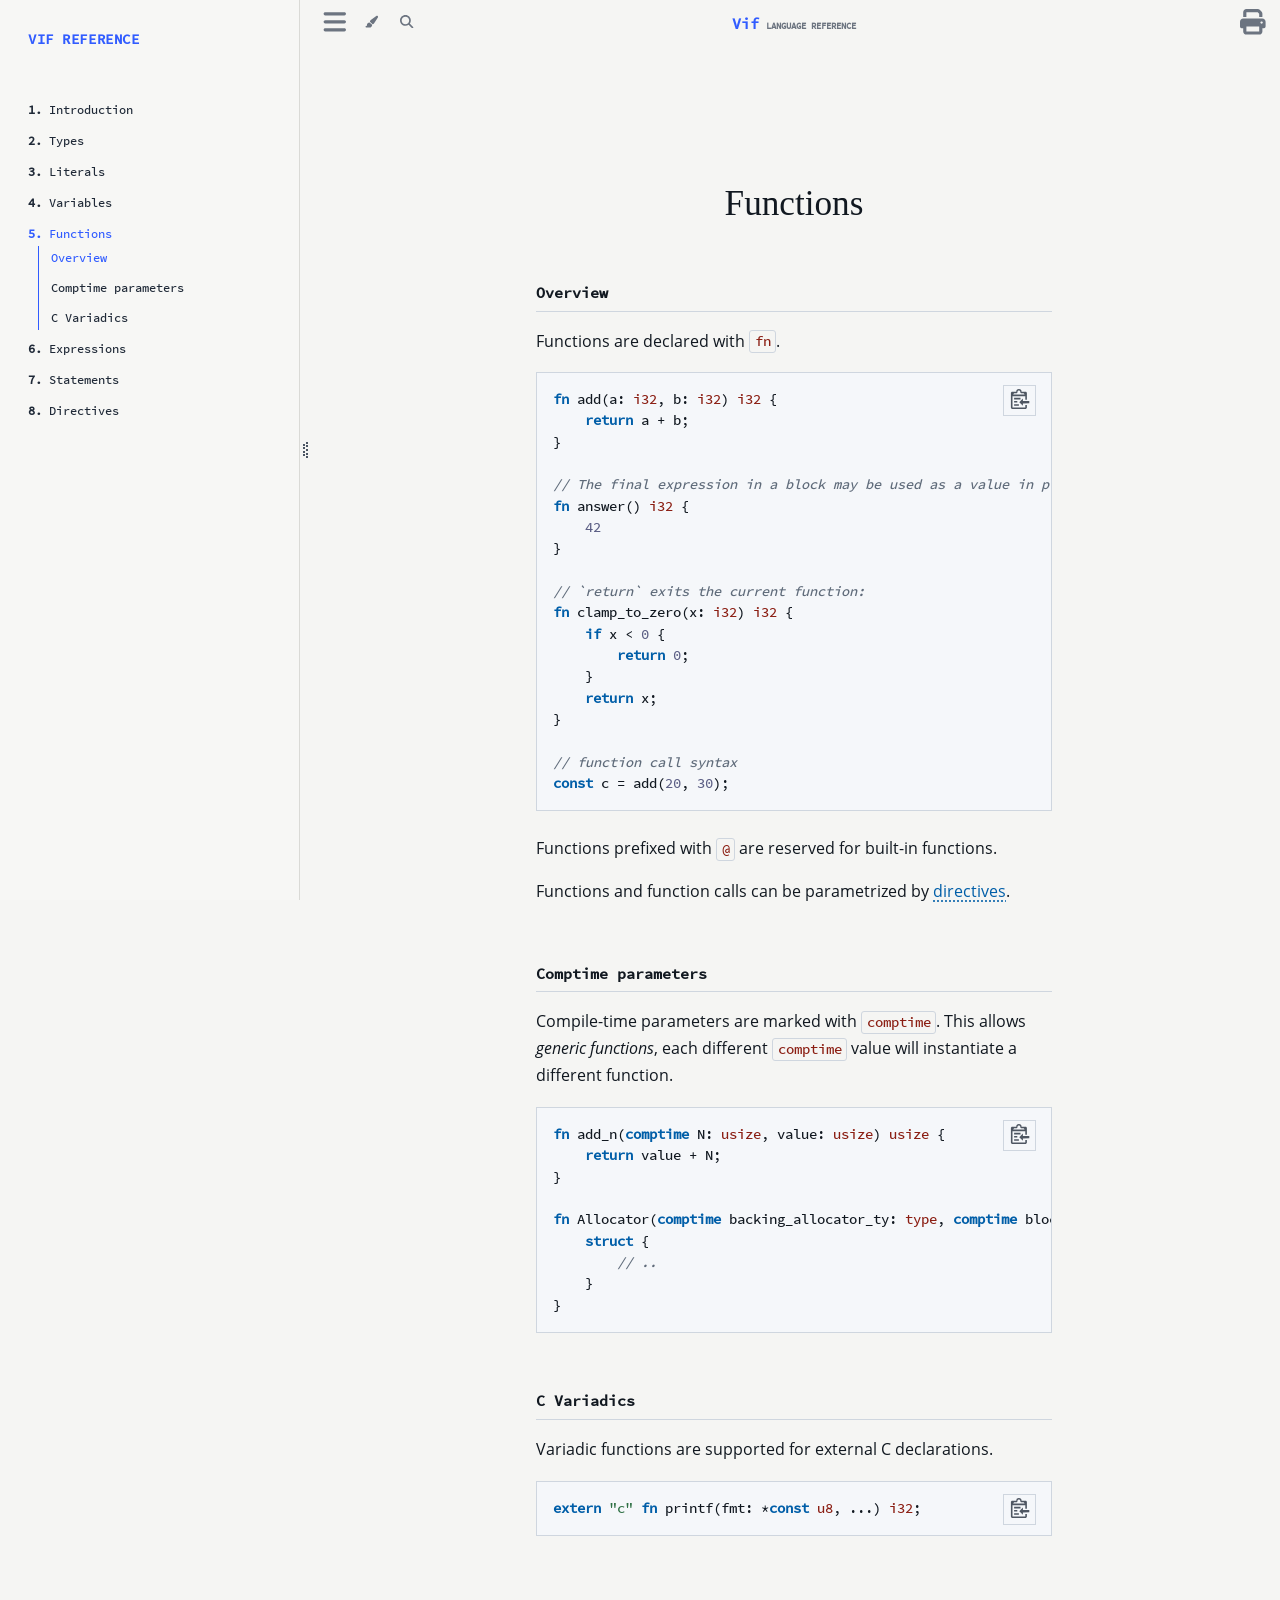
<file: lang-ref/functions.html>
<!DOCTYPE HTML>
<html lang="en" class="light sidebar-visible" dir="ltr">
    <head>
        <!-- Book generated using mdBook -->
        <meta charset="UTF-8">
        <title>Functions - Vif language reference</title>


        <!-- Custom HTML head -->

        <meta name="description" content="">
        <meta name="viewport" content="width=device-width, initial-scale=1">
        <meta name="theme-color" content="#ffffff">

        <link rel="icon" href="favicon-de23e50b.svg">
        <link rel="shortcut icon" href="favicon-8114d1fc.png">
        <link rel="stylesheet" href="css/variables-5b4156ee.css">
        <link rel="stylesheet" href="css/general-e0551ba4.css">
        <link rel="stylesheet" href="css/chrome-79c0ab15.css">
        <link rel="stylesheet" href="css/print-c2b69987.css" media="print">

        <!-- Fonts -->
        <link rel="stylesheet" href="fonts/fonts-9644e21d.css">

        <!-- Highlight.js Stylesheets -->
        <link rel="stylesheet" id="mdbook-highlight-css" href="highlight-ce514ef0.css">
        <link rel="stylesheet" id="mdbook-tomorrow-night-css" href="tomorrow-night-4c0ae647.css">
        <link rel="stylesheet" id="mdbook-ayu-highlight-css" href="ayu-highlight-3fdfc3ac.css">

        <!-- Custom theme stylesheets -->
        <link rel="stylesheet" href="theme/custom-aa0e2d58.css">


        <!-- Provide site root and default themes to javascript -->
        <script>
            const path_to_root = "";
            const default_light_theme = "light";
            const default_dark_theme = "navy";
            window.path_to_searchindex_js = "searchindex-6ca10c5f.js";
        </script>
        <!-- Start loading toc.js asap -->
        <script src="toc-c041e396.js"></script>
    </head>
    <body>
    <div id="mdbook-help-container">
        <div id="mdbook-help-popup">
            <h2 class="mdbook-help-title">Keyboard shortcuts</h2>
            <div>
                <p>Press <kbd>←</kbd> or <kbd>→</kbd> to navigate between chapters</p>
                <p>Press <kbd>S</kbd> or <kbd>/</kbd> to search in the book</p>
                <p>Press <kbd>?</kbd> to show this help</p>
                <p>Press <kbd>Esc</kbd> to hide this help</p>
            </div>
        </div>
    </div>
    <div id="mdbook-body-container">
        <!-- Work around some values being stored in localStorage wrapped in quotes -->
        <script>
            try {
                let theme = localStorage.getItem('mdbook-theme');
                let sidebar = localStorage.getItem('mdbook-sidebar');

                if (theme.startsWith('"') && theme.endsWith('"')) {
                    localStorage.setItem('mdbook-theme', theme.slice(1, theme.length - 1));
                }

                if (sidebar.startsWith('"') && sidebar.endsWith('"')) {
                    localStorage.setItem('mdbook-sidebar', sidebar.slice(1, sidebar.length - 1));
                }
            } catch (e) { }
        </script>

        <!-- Set the theme before any content is loaded, prevents flash -->
        <script>
            const default_theme = window.matchMedia("(prefers-color-scheme: dark)").matches ? default_dark_theme : default_light_theme;
            let theme;
            try { theme = localStorage.getItem('mdbook-theme'); } catch(e) { }
            if (theme === null || theme === undefined) { theme = default_theme; }
            if (!["light", "coal"].includes(theme)) { theme = default_theme; }
            const html = document.documentElement;
            html.classList.remove('light')
            html.classList.add(theme);
            html.classList.add("js");
        </script>

        <input type="checkbox" id="mdbook-sidebar-toggle-anchor" class="hidden">

        <!-- Hide / unhide sidebar before it is displayed -->
        <script>
            let sidebar = null;
            const sidebar_toggle = document.getElementById("mdbook-sidebar-toggle-anchor");
            if (document.body.clientWidth >= 1080) {
                try { sidebar = localStorage.getItem('mdbook-sidebar'); } catch(e) { }
                sidebar = sidebar || 'visible';
            } else {
                sidebar = 'hidden';
                sidebar_toggle.checked = false;
            }
            if (sidebar === 'visible') {
                sidebar_toggle.checked = true;
            } else {
                html.classList.remove('sidebar-visible');
            }
        </script>

        <nav id="mdbook-sidebar" class="sidebar" aria-label="Table of contents">
            <!-- populated by js -->
            <mdbook-sidebar-scrollbox class="sidebar-scrollbox"></mdbook-sidebar-scrollbox>
            <noscript>
                <iframe class="sidebar-iframe-outer" src="toc.html"></iframe>
            </noscript>
            <div id="mdbook-sidebar-resize-handle" class="sidebar-resize-handle">
                <div class="sidebar-resize-indicator"></div>
            </div>
        </nav>

        <div id="mdbook-page-wrapper" class="page-wrapper">

            <div class="page">
                <div id="mdbook-menu-bar-hover-placeholder"></div>
                <div id="mdbook-menu-bar" class="menu-bar sticky">
                    <div class="left-buttons">
                        <label id="mdbook-sidebar-toggle" class="icon-button" for="mdbook-sidebar-toggle-anchor" title="Toggle Table of Contents" aria-label="Toggle Table of Contents" aria-controls="mdbook-sidebar">
                            <span class=fa-svg><svg xmlns="http://www.w3.org/2000/svg" viewBox="0 0 448 512"><!--! Font Awesome Free 6.2.0 by @fontawesome - https://fontawesome.com License - https://fontawesome.com/license/free (Icons: CC BY 4.0, Fonts: SIL OFL 1.1, Code: MIT License) Copyright 2022 Fonticons, Inc. --><path d="M0 96C0 78.3 14.3 64 32 64H416c17.7 0 32 14.3 32 32s-14.3 32-32 32H32C14.3 128 0 113.7 0 96zM0 256c0-17.7 14.3-32 32-32H416c17.7 0 32 14.3 32 32s-14.3 32-32 32H32c-17.7 0-32-14.3-32-32zM448 416c0 17.7-14.3 32-32 32H32c-17.7 0-32-14.3-32-32s14.3-32 32-32H416c17.7 0 32 14.3 32 32z"/></svg></span>
                        </label>
                        <button id="mdbook-theme-toggle" class="icon-button" type="button" title="Change theme" aria-label="Change theme" aria-haspopup="true" aria-expanded="false" aria-controls="mdbook-theme-list">
                            <span class=fa-svg><svg xmlns="http://www.w3.org/2000/svg" viewBox="0 0 576 512"><!--! Font Awesome Free 6.2.0 by @fontawesome - https://fontawesome.com License - https://fontawesome.com/license/free (Icons: CC BY 4.0, Fonts: SIL OFL 1.1, Code: MIT License) Copyright 2022 Fonticons, Inc. --><path d="M371.3 367.1c27.3-3.9 51.9-19.4 67.2-42.9L600.2 74.1c12.6-19.5 9.4-45.3-7.6-61.2S549.7-4.4 531.1 9.6L294.4 187.2c-24 18-38.2 46.1-38.4 76.1L371.3 367.1zm-19.6 25.4l-116-104.4C175.9 290.3 128 339.6 128 400c0 3.9 .2 7.8 .6 11.6c1.8 17.5-10.2 36.4-27.8 36.4H96c-17.7 0-32 14.3-32 32s14.3 32 32 32H240c61.9 0 112-50.1 112-112c0-2.5-.1-5-.2-7.5z"/></svg></span>
                        </button>
                        <ul id="mdbook-theme-list" class="theme-popup" aria-label="Themes" role="menu">
                            <li role="none"><button role="menuitem" class="theme" id="mdbook-theme-default_theme">Auto</button></li>
                            <li role="none"><button role="menuitem" class="theme" id="mdbook-theme-light">Light</button></li>
                            <li role="none"><button role="menuitem" class="theme" id="mdbook-theme-coal">Dark</button></li>
                        </ul>
                        <button id="mdbook-search-toggle" class="icon-button" type="button" title="Search (`/`)" aria-label="Toggle Searchbar" aria-expanded="false" aria-keyshortcuts="/ s" aria-controls="mdbook-searchbar">
                            <span class=fa-svg><svg xmlns="http://www.w3.org/2000/svg" viewBox="0 0 512 512"><!--! Font Awesome Free 6.2.0 by @fontawesome - https://fontawesome.com License - https://fontawesome.com/license/free (Icons: CC BY 4.0, Fonts: SIL OFL 1.1, Code: MIT License) Copyright 2022 Fonticons, Inc. --><path d="M416 208c0 45.9-14.9 88.3-40 122.7L502.6 457.4c12.5 12.5 12.5 32.8 0 45.3s-32.8 12.5-45.3 0L330.7 376c-34.4 25.2-76.8 40-122.7 40C93.1 416 0 322.9 0 208S93.1 0 208 0S416 93.1 416 208zM208 352c79.5 0 144-64.5 144-144s-64.5-144-144-144S64 128.5 64 208s64.5 144 144 144z"/></svg></span>
                        </button>
                    </div>

                    <h1 class="menu-title">
                        <a class="vif-wordmark" href="index.html" aria-label="Vif language reference">
                            <span class="vif-wordmark-name">Vif</span>
                            <span class="vif-wordmark-subtitle">Language Reference</span>
                        </a>
                    </h1>

                    <div class="right-buttons">
                        <a href="print.html" title="Print this book" aria-label="Print this book">
                            <span class=fa-svg id="print-button"><svg xmlns="http://www.w3.org/2000/svg" viewBox="0 0 512 512"><!--! Font Awesome Free 6.2.0 by @fontawesome - https://fontawesome.com License - https://fontawesome.com/license/free (Icons: CC BY 4.0, Fonts: SIL OFL 1.1, Code: MIT License) Copyright 2022 Fonticons, Inc. --><path d="M128 0C92.7 0 64 28.7 64 64v96h64V64H354.7L384 93.3V160h64V93.3c0-17-6.7-33.3-18.7-45.3L400 18.7C388 6.7 371.7 0 354.7 0H128zM384 352v32 64H128V384 368 352H384zm64 32h32c17.7 0 32-14.3 32-32V256c0-35.3-28.7-64-64-64H64c-35.3 0-64 28.7-64 64v96c0 17.7 14.3 32 32 32H64v64c0 35.3 28.7 64 64 64H384c35.3 0 64-28.7 64-64V384zm-16-88c-13.3 0-24-10.7-24-24s10.7-24 24-24s24 10.7 24 24s-10.7 24-24 24z"/></svg></span>
                        </a>

                    </div>
                </div>

                <div id="mdbook-search-wrapper" class="hidden">
                    <form id="mdbook-searchbar-outer" class="searchbar-outer">
                        <div class="search-wrapper">
                            <input type="search" id="mdbook-searchbar" name="searchbar" placeholder="Search this book ..." aria-controls="mdbook-searchresults-outer" aria-describedby="searchresults-header">
                            <div class="spinner-wrapper">
                                <span class=fa-svg id="fa-spin"><svg xmlns="http://www.w3.org/2000/svg" viewBox="0 0 512 512"><!--! Font Awesome Free 6.2.0 by @fontawesome - https://fontawesome.com License - https://fontawesome.com/license/free (Icons: CC BY 4.0, Fonts: SIL OFL 1.1, Code: MIT License) Copyright 2022 Fonticons, Inc. --><path d="M304 48c0-26.5-21.5-48-48-48s-48 21.5-48 48s21.5 48 48 48s48-21.5 48-48zm0 416c0-26.5-21.5-48-48-48s-48 21.5-48 48s21.5 48 48 48s48-21.5 48-48zM48 304c26.5 0 48-21.5 48-48s-21.5-48-48-48s-48 21.5-48 48s21.5 48 48 48zm464-48c0-26.5-21.5-48-48-48s-48 21.5-48 48s21.5 48 48 48s48-21.5 48-48zM142.9 437c18.7-18.7 18.7-49.1 0-67.9s-49.1-18.7-67.9 0s-18.7 49.1 0 67.9s49.1 18.7 67.9 0zm0-294.2c18.7-18.7 18.7-49.1 0-67.9S93.7 56.2 75 75s-18.7 49.1 0 67.9s49.1 18.7 67.9 0zM369.1 437c18.7 18.7 49.1 18.7 67.9 0s18.7-49.1 0-67.9s-49.1-18.7-67.9 0s-18.7 49.1 0 67.9z"/></svg></span>
                            </div>
                        </div>
                    </form>
                    <div id="mdbook-searchresults-outer" class="searchresults-outer hidden">
                        <div id="mdbook-searchresults-header" class="searchresults-header"></div>
                        <ul id="mdbook-searchresults">
                        </ul>
                    </div>
                </div>

                <!-- Apply ARIA attributes after the sidebar and the sidebar toggle button are added to the DOM -->
                <script>
                    document.getElementById('mdbook-sidebar-toggle').setAttribute('aria-expanded', sidebar === 'visible');
                    document.getElementById('mdbook-sidebar').setAttribute('aria-hidden', sidebar !== 'visible');
                    Array.from(document.querySelectorAll('#mdbook-sidebar a')).forEach(function(link) {
                        link.setAttribute('tabIndex', sidebar === 'visible' ? 0 : -1);
                    });
                </script>

                <div id="mdbook-content" class="content">
                    <main>
                        <h1 id="functions"><a class="header" href="#functions">Functions</a></h1>
<h2 id="overview"><a class="header" href="#overview">Overview</a></h2>
<p>Functions are declared with <code>fn</code>.</p>
<pre><code class="language-vif">fn add(a: i32, b: i32) i32 {
    return a + b;
}

// The final expression in a block may be used as a value in places where the language expects a value:
fn answer() i32 {
    42
}

// `return` exits the current function:
fn clamp_to_zero(x: i32) i32 {
    if x &lt; 0 {
        return 0;
    }
    return x;
}

// function call syntax
const c = add(20, 30);
</code></pre>
<p>Functions prefixed with <code>@</code> are reserved for built-in functions.</p>
<p>Functions and function calls can be parametrized by <a href="./directives.html">directives</a>.</p>
<h2 id="comptime-parameters"><a class="header" href="#comptime-parameters">Comptime parameters</a></h2>
<p>Compile-time parameters are marked with <code>comptime</code>. This allows <em>generic functions</em>, each different <code>comptime</code> value will instantiate a different function.</p>
<pre><code class="language-vif">fn add_n(comptime N: usize, value: usize) usize {
    return value + N;
}

fn Allocator(comptime backing_allocator_ty: type, comptime block_size_in_bytes: usize) type {
	struct {
        // ..
    }
}
</code></pre>
<h2 id="c-variadics"><a class="header" href="#c-variadics">C Variadics</a></h2>
<p>Variadic functions are supported for external C declarations.</p>
<pre><code class="language-vif">extern "c" fn printf(fmt: *const u8, ...) i32;
</code></pre>

                    </main>

                    <nav class="nav-wrapper" aria-label="Page navigation">
                        <!-- Mobile navigation buttons -->
                            <a rel="prev" href="variables.html" class="mobile-nav-chapters previous" title="Previous chapter" aria-label="Previous chapter" aria-keyshortcuts="Left">
                                <span class=fa-svg><svg xmlns="http://www.w3.org/2000/svg" viewBox="0 0 320 512"><!--! Font Awesome Free 6.2.0 by @fontawesome - https://fontawesome.com License - https://fontawesome.com/license/free (Icons: CC BY 4.0, Fonts: SIL OFL 1.1, Code: MIT License) Copyright 2022 Fonticons, Inc. --><path d="M41.4 233.4c-12.5 12.5-12.5 32.8 0 45.3l160 160c12.5 12.5 32.8 12.5 45.3 0s12.5-32.8 0-45.3L109.3 256 246.6 118.6c12.5-12.5 12.5-32.8 0-45.3s-32.8-12.5-45.3 0l-160 160z"/></svg></span>
                            </a>

                            <a rel="next prefetch" href="expressions.html" class="mobile-nav-chapters next" title="Next chapter" aria-label="Next chapter" aria-keyshortcuts="Right">
                                <span class=fa-svg><svg xmlns="http://www.w3.org/2000/svg" viewBox="0 0 320 512"><!--! Font Awesome Free 6.2.0 by @fontawesome - https://fontawesome.com License - https://fontawesome.com/license/free (Icons: CC BY 4.0, Fonts: SIL OFL 1.1, Code: MIT License) Copyright 2022 Fonticons, Inc. --><path d="M278.6 233.4c12.5 12.5 12.5 32.8 0 45.3l-160 160c-12.5 12.5-32.8 12.5-45.3 0s-12.5-32.8 0-45.3L210.7 256 73.4 118.6c-12.5-12.5-12.5-32.8 0-45.3s32.8-12.5 45.3 0l160 160z"/></svg></span>
                            </a>

                        <div style="clear: both"></div>
                    </nav>
                </div>
            </div>

            <nav class="nav-wide-wrapper" aria-label="Page navigation">
                    <a rel="prev" href="variables.html" class="nav-chapters previous" title="Previous chapter" aria-label="Previous chapter" aria-keyshortcuts="Left">
                        <span class=fa-svg><svg xmlns="http://www.w3.org/2000/svg" viewBox="0 0 320 512"><!--! Font Awesome Free 6.2.0 by @fontawesome - https://fontawesome.com License - https://fontawesome.com/license/free (Icons: CC BY 4.0, Fonts: SIL OFL 1.1, Code: MIT License) Copyright 2022 Fonticons, Inc. --><path d="M41.4 233.4c-12.5 12.5-12.5 32.8 0 45.3l160 160c12.5 12.5 32.8 12.5 45.3 0s12.5-32.8 0-45.3L109.3 256 246.6 118.6c12.5-12.5 12.5-32.8 0-45.3s-32.8-12.5-45.3 0l-160 160z"/></svg></span>
                    </a>

                    <a rel="next prefetch" href="expressions.html" class="nav-chapters next" title="Next chapter" aria-label="Next chapter" aria-keyshortcuts="Right">
                        <span class=fa-svg><svg xmlns="http://www.w3.org/2000/svg" viewBox="0 0 320 512"><!--! Font Awesome Free 6.2.0 by @fontawesome - https://fontawesome.com License - https://fontawesome.com/license/free (Icons: CC BY 4.0, Fonts: SIL OFL 1.1, Code: MIT License) Copyright 2022 Fonticons, Inc. --><path d="M278.6 233.4c12.5 12.5 12.5 32.8 0 45.3l-160 160c-12.5 12.5-32.8 12.5-45.3 0s-12.5-32.8 0-45.3L210.7 256 73.4 118.6c-12.5-12.5-12.5-32.8 0-45.3s32.8-12.5 45.3 0l160 160z"/></svg></span>
                    </a>
            </nav>

        </div>

        <template id=fa-eye><span class=fa-svg><svg xmlns="http://www.w3.org/2000/svg" viewBox="0 0 576 512"><!--! Font Awesome Free 6.2.0 by @fontawesome - https://fontawesome.com License - https://fontawesome.com/license/free (Icons: CC BY 4.0, Fonts: SIL OFL 1.1, Code: MIT License) Copyright 2022 Fonticons, Inc. --><path d="M288 32c-80.8 0-145.5 36.8-192.6 80.6C48.6 156 17.3 208 2.5 243.7c-3.3 7.9-3.3 16.7 0 24.6C17.3 304 48.6 356 95.4 399.4C142.5 443.2 207.2 480 288 480s145.5-36.8 192.6-80.6c46.8-43.5 78.1-95.4 93-131.1c3.3-7.9 3.3-16.7 0-24.6c-14.9-35.7-46.2-87.7-93-131.1C433.5 68.8 368.8 32 288 32zM432 256c0 79.5-64.5 144-144 144s-144-64.5-144-144s64.5-144 144-144s144 64.5 144 144zM288 192c0 35.3-28.7 64-64 64c-11.5 0-22.3-3-31.6-8.4c-.2 2.8-.4 5.5-.4 8.4c0 53 43 96 96 96s96-43 96-96s-43-96-96-96c-2.8 0-5.6 .1-8.4 .4c5.3 9.3 8.4 20.1 8.4 31.6z"/></svg></span></template>
        <template id=fa-eye-slash><span class=fa-svg><svg xmlns="http://www.w3.org/2000/svg" viewBox="0 0 640 512"><!--! Font Awesome Free 6.2.0 by @fontawesome - https://fontawesome.com License - https://fontawesome.com/license/free (Icons: CC BY 4.0, Fonts: SIL OFL 1.1, Code: MIT License) Copyright 2022 Fonticons, Inc. --><path d="M38.8 5.1C28.4-3.1 13.3-1.2 5.1 9.2S-1.2 34.7 9.2 42.9l592 464c10.4 8.2 25.5 6.3 33.7-4.1s6.3-25.5-4.1-33.7L525.6 386.7c39.6-40.6 66.4-86.1 79.9-118.4c3.3-7.9 3.3-16.7 0-24.6c-14.9-35.7-46.2-87.7-93-131.1C465.5 68.8 400.8 32 320 32c-68.2 0-125 26.3-169.3 60.8L38.8 5.1zM223.1 149.5C248.6 126.2 282.7 112 320 112c79.5 0 144 64.5 144 144c0 24.9-6.3 48.3-17.4 68.7L408 294.5c5.2-11.8 8-24.8 8-38.5c0-53-43-96-96-96c-2.8 0-5.6 .1-8.4 .4c5.3 9.3 8.4 20.1 8.4 31.6c0 10.2-2.4 19.8-6.6 28.3l-90.3-70.8zm223.1 298L373 389.9c-16.4 6.5-34.3 10.1-53 10.1c-79.5 0-144-64.5-144-144c0-6.9 .5-13.6 1.4-20.2L83.1 161.5C60.3 191.2 44 220.8 34.5 243.7c-3.3 7.9-3.3 16.7 0 24.6c14.9 35.7 46.2 87.7 93 131.1C174.5 443.2 239.2 480 320 480c47.8 0 89.9-12.9 126.2-32.5z"/></svg></span></template>
        <template id=fa-copy><span class=fa-svg><svg xmlns="http://www.w3.org/2000/svg" viewBox="0 0 512 512"><!--! Font Awesome Free 6.2.0 by @fontawesome - https://fontawesome.com License - https://fontawesome.com/license/free (Icons: CC BY 4.0, Fonts: SIL OFL 1.1, Code: MIT License) Copyright 2022 Fonticons, Inc. --><path d="M502.6 70.63l-61.25-61.25C435.4 3.371 427.2 0 418.7 0H255.1c-35.35 0-64 28.66-64 64l.0195 256C192 355.4 220.7 384 256 384h192c35.2 0 64-28.8 64-64V93.25C512 84.77 508.6 76.63 502.6 70.63zM464 320c0 8.836-7.164 16-16 16H255.1c-8.838 0-16-7.164-16-16L239.1 64.13c0-8.836 7.164-16 16-16h128L384 96c0 17.67 14.33 32 32 32h47.1V320zM272 448c0 8.836-7.164 16-16 16H63.1c-8.838 0-16-7.164-16-16L47.98 192.1c0-8.836 7.164-16 16-16H160V128H63.99c-35.35 0-64 28.65-64 64l.0098 256C.002 483.3 28.66 512 64 512h192c35.2 0 64-28.8 64-64v-32h-47.1L272 448z"/></svg></span></template>
        <template id=fa-play><span class=fa-svg><svg xmlns="http://www.w3.org/2000/svg" viewBox="0 0 384 512"><!--! Font Awesome Free 6.2.0 by @fontawesome - https://fontawesome.com License - https://fontawesome.com/license/free (Icons: CC BY 4.0, Fonts: SIL OFL 1.1, Code: MIT License) Copyright 2022 Fonticons, Inc. --><path d="M73 39c-14.8-9.1-33.4-9.4-48.5-.9S0 62.6 0 80V432c0 17.4 9.4 33.4 24.5 41.9s33.7 8.1 48.5-.9L361 297c14.3-8.7 23-24.2 23-41s-8.7-32.2-23-41L73 39z"/></svg></span></template>
        <template id=fa-clock-rotate-left><span class=fa-svg><svg xmlns="http://www.w3.org/2000/svg" viewBox="0 0 512 512"><!--! Font Awesome Free 6.2.0 by @fontawesome - https://fontawesome.com License - https://fontawesome.com/license/free (Icons: CC BY 4.0, Fonts: SIL OFL 1.1, Code: MIT License) Copyright 2022 Fonticons, Inc. --><path d="M75 75L41 41C25.9 25.9 0 36.6 0 57.9V168c0 13.3 10.7 24 24 24H134.1c21.4 0 32.1-25.9 17-41l-30.8-30.8C155 85.5 203 64 256 64c106 0 192 86 192 192s-86 192-192 192c-40.8 0-78.6-12.7-109.7-34.4c-14.5-10.1-34.4-6.6-44.6 7.9s-6.6 34.4 7.9 44.6C151.2 495 201.7 512 256 512c141.4 0 256-114.6 256-256S397.4 0 256 0C185.3 0 121.3 28.7 75 75zm181 53c-13.3 0-24 10.7-24 24V256c0 6.4 2.5 12.5 7 17l72 72c9.4 9.4 24.6 9.4 33.9 0s9.4-24.6 0-33.9l-65-65V152c0-13.3-10.7-24-24-24z"/></svg></span></template>



        <script>
            window.playground_copyable = true;
        </script>


        <script src="elasticlunr-ef4e11c1.min.js"></script>
        <script src="mark-09e88c2c.min.js"></script>
        <script src="searcher-09f2665d.js"></script>

        <script src="clipboard-1626706a.min.js"></script>
        <script src="highlight-abc7f01d.js"></script>
        <script src="book-37295fec.js"></script>

        <!-- Custom JS scripts -->



    </div>
    </body>
</html>
</file>
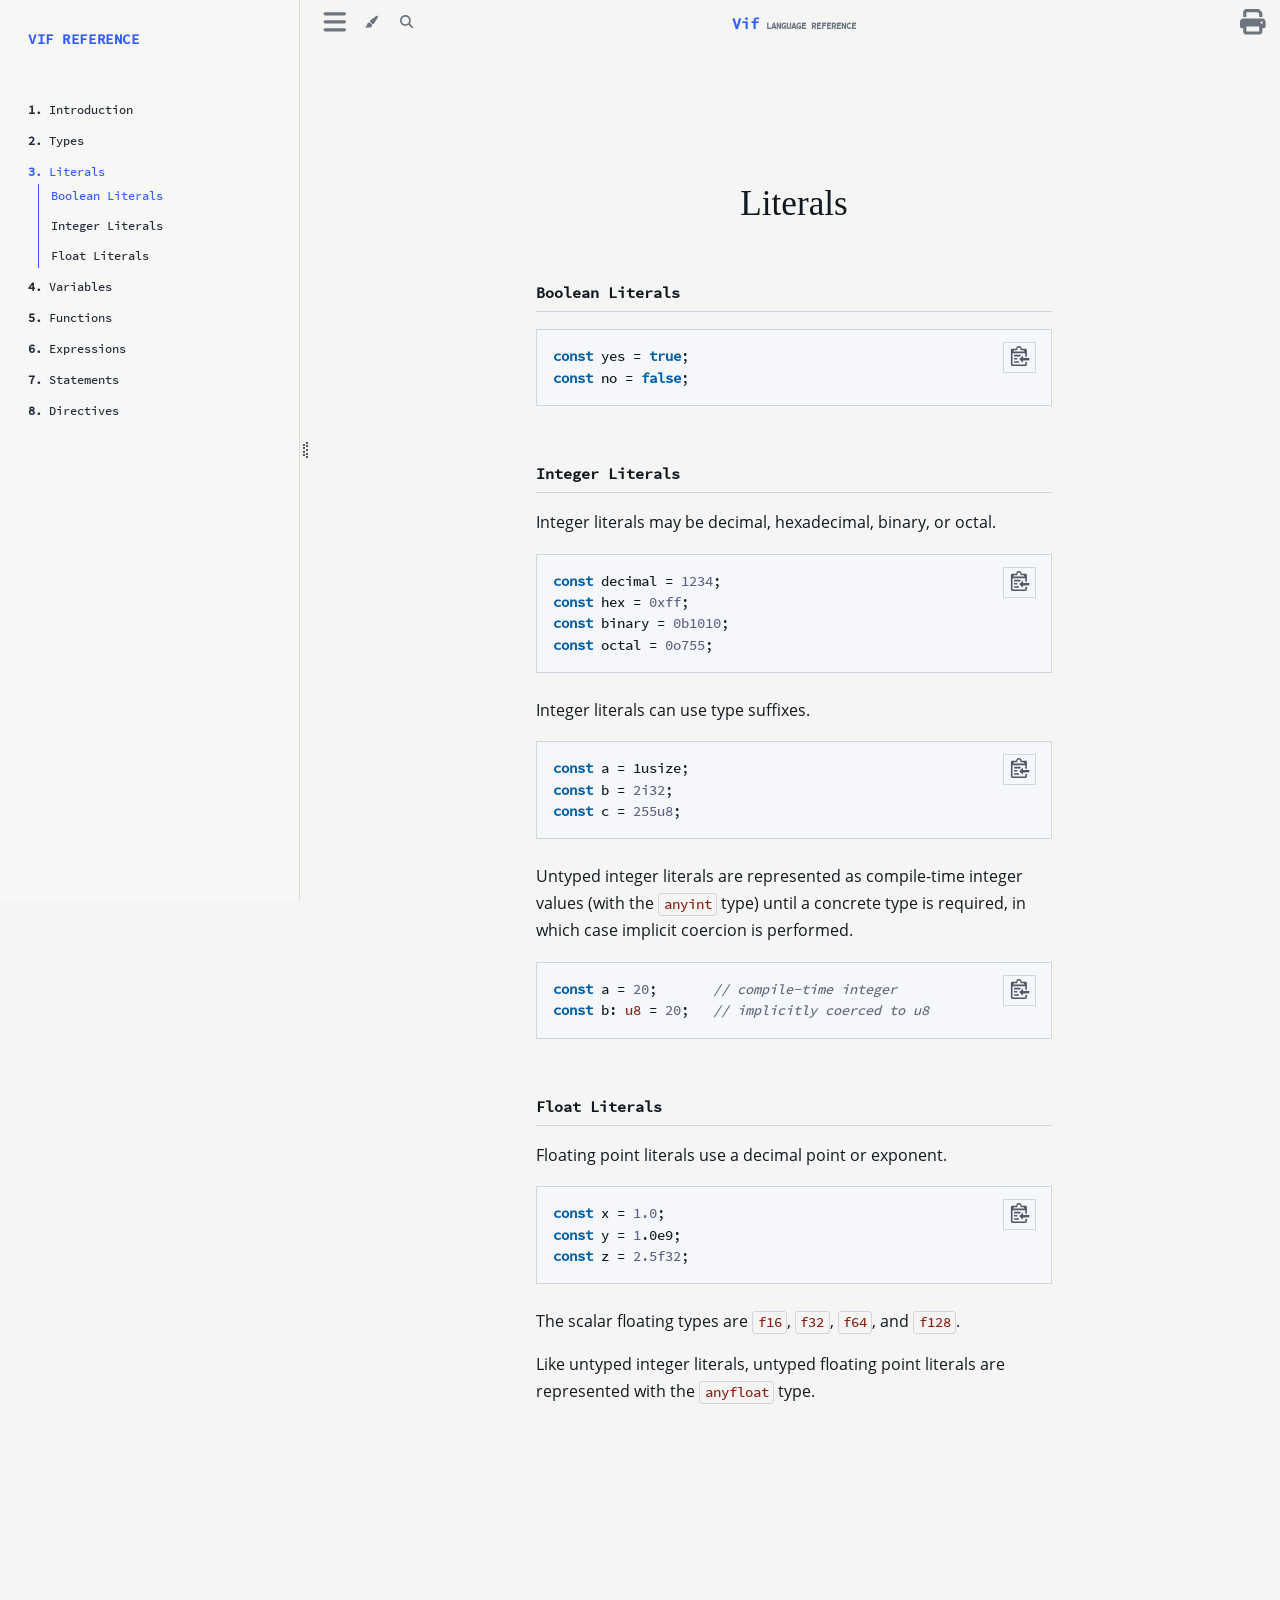
<file: lang-ref/literals.html>
<!DOCTYPE HTML>
<html lang="en" class="light sidebar-visible" dir="ltr">
    <head>
        <!-- Book generated using mdBook -->
        <meta charset="UTF-8">
        <title>Literals - Vif language reference</title>


        <!-- Custom HTML head -->

        <meta name="description" content="">
        <meta name="viewport" content="width=device-width, initial-scale=1">
        <meta name="theme-color" content="#ffffff">

        <link rel="icon" href="favicon-de23e50b.svg">
        <link rel="shortcut icon" href="favicon-8114d1fc.png">
        <link rel="stylesheet" href="css/variables-5b4156ee.css">
        <link rel="stylesheet" href="css/general-e0551ba4.css">
        <link rel="stylesheet" href="css/chrome-79c0ab15.css">
        <link rel="stylesheet" href="css/print-c2b69987.css" media="print">

        <!-- Fonts -->
        <link rel="stylesheet" href="fonts/fonts-9644e21d.css">

        <!-- Highlight.js Stylesheets -->
        <link rel="stylesheet" id="mdbook-highlight-css" href="highlight-ce514ef0.css">
        <link rel="stylesheet" id="mdbook-tomorrow-night-css" href="tomorrow-night-4c0ae647.css">
        <link rel="stylesheet" id="mdbook-ayu-highlight-css" href="ayu-highlight-3fdfc3ac.css">

        <!-- Custom theme stylesheets -->
        <link rel="stylesheet" href="theme/custom-aa0e2d58.css">


        <!-- Provide site root and default themes to javascript -->
        <script>
            const path_to_root = "";
            const default_light_theme = "light";
            const default_dark_theme = "navy";
            window.path_to_searchindex_js = "searchindex-6ca10c5f.js";
        </script>
        <!-- Start loading toc.js asap -->
        <script src="toc-c041e396.js"></script>
    </head>
    <body>
    <div id="mdbook-help-container">
        <div id="mdbook-help-popup">
            <h2 class="mdbook-help-title">Keyboard shortcuts</h2>
            <div>
                <p>Press <kbd>←</kbd> or <kbd>→</kbd> to navigate between chapters</p>
                <p>Press <kbd>S</kbd> or <kbd>/</kbd> to search in the book</p>
                <p>Press <kbd>?</kbd> to show this help</p>
                <p>Press <kbd>Esc</kbd> to hide this help</p>
            </div>
        </div>
    </div>
    <div id="mdbook-body-container">
        <!-- Work around some values being stored in localStorage wrapped in quotes -->
        <script>
            try {
                let theme = localStorage.getItem('mdbook-theme');
                let sidebar = localStorage.getItem('mdbook-sidebar');

                if (theme.startsWith('"') && theme.endsWith('"')) {
                    localStorage.setItem('mdbook-theme', theme.slice(1, theme.length - 1));
                }

                if (sidebar.startsWith('"') && sidebar.endsWith('"')) {
                    localStorage.setItem('mdbook-sidebar', sidebar.slice(1, sidebar.length - 1));
                }
            } catch (e) { }
        </script>

        <!-- Set the theme before any content is loaded, prevents flash -->
        <script>
            const default_theme = window.matchMedia("(prefers-color-scheme: dark)").matches ? default_dark_theme : default_light_theme;
            let theme;
            try { theme = localStorage.getItem('mdbook-theme'); } catch(e) { }
            if (theme === null || theme === undefined) { theme = default_theme; }
            if (!["light", "coal"].includes(theme)) { theme = default_theme; }
            const html = document.documentElement;
            html.classList.remove('light')
            html.classList.add(theme);
            html.classList.add("js");
        </script>

        <input type="checkbox" id="mdbook-sidebar-toggle-anchor" class="hidden">

        <!-- Hide / unhide sidebar before it is displayed -->
        <script>
            let sidebar = null;
            const sidebar_toggle = document.getElementById("mdbook-sidebar-toggle-anchor");
            if (document.body.clientWidth >= 1080) {
                try { sidebar = localStorage.getItem('mdbook-sidebar'); } catch(e) { }
                sidebar = sidebar || 'visible';
            } else {
                sidebar = 'hidden';
                sidebar_toggle.checked = false;
            }
            if (sidebar === 'visible') {
                sidebar_toggle.checked = true;
            } else {
                html.classList.remove('sidebar-visible');
            }
        </script>

        <nav id="mdbook-sidebar" class="sidebar" aria-label="Table of contents">
            <!-- populated by js -->
            <mdbook-sidebar-scrollbox class="sidebar-scrollbox"></mdbook-sidebar-scrollbox>
            <noscript>
                <iframe class="sidebar-iframe-outer" src="toc.html"></iframe>
            </noscript>
            <div id="mdbook-sidebar-resize-handle" class="sidebar-resize-handle">
                <div class="sidebar-resize-indicator"></div>
            </div>
        </nav>

        <div id="mdbook-page-wrapper" class="page-wrapper">

            <div class="page">
                <div id="mdbook-menu-bar-hover-placeholder"></div>
                <div id="mdbook-menu-bar" class="menu-bar sticky">
                    <div class="left-buttons">
                        <label id="mdbook-sidebar-toggle" class="icon-button" for="mdbook-sidebar-toggle-anchor" title="Toggle Table of Contents" aria-label="Toggle Table of Contents" aria-controls="mdbook-sidebar">
                            <span class=fa-svg><svg xmlns="http://www.w3.org/2000/svg" viewBox="0 0 448 512"><!--! Font Awesome Free 6.2.0 by @fontawesome - https://fontawesome.com License - https://fontawesome.com/license/free (Icons: CC BY 4.0, Fonts: SIL OFL 1.1, Code: MIT License) Copyright 2022 Fonticons, Inc. --><path d="M0 96C0 78.3 14.3 64 32 64H416c17.7 0 32 14.3 32 32s-14.3 32-32 32H32C14.3 128 0 113.7 0 96zM0 256c0-17.7 14.3-32 32-32H416c17.7 0 32 14.3 32 32s-14.3 32-32 32H32c-17.7 0-32-14.3-32-32zM448 416c0 17.7-14.3 32-32 32H32c-17.7 0-32-14.3-32-32s14.3-32 32-32H416c17.7 0 32 14.3 32 32z"/></svg></span>
                        </label>
                        <button id="mdbook-theme-toggle" class="icon-button" type="button" title="Change theme" aria-label="Change theme" aria-haspopup="true" aria-expanded="false" aria-controls="mdbook-theme-list">
                            <span class=fa-svg><svg xmlns="http://www.w3.org/2000/svg" viewBox="0 0 576 512"><!--! Font Awesome Free 6.2.0 by @fontawesome - https://fontawesome.com License - https://fontawesome.com/license/free (Icons: CC BY 4.0, Fonts: SIL OFL 1.1, Code: MIT License) Copyright 2022 Fonticons, Inc. --><path d="M371.3 367.1c27.3-3.9 51.9-19.4 67.2-42.9L600.2 74.1c12.6-19.5 9.4-45.3-7.6-61.2S549.7-4.4 531.1 9.6L294.4 187.2c-24 18-38.2 46.1-38.4 76.1L371.3 367.1zm-19.6 25.4l-116-104.4C175.9 290.3 128 339.6 128 400c0 3.9 .2 7.8 .6 11.6c1.8 17.5-10.2 36.4-27.8 36.4H96c-17.7 0-32 14.3-32 32s14.3 32 32 32H240c61.9 0 112-50.1 112-112c0-2.5-.1-5-.2-7.5z"/></svg></span>
                        </button>
                        <ul id="mdbook-theme-list" class="theme-popup" aria-label="Themes" role="menu">
                            <li role="none"><button role="menuitem" class="theme" id="mdbook-theme-default_theme">Auto</button></li>
                            <li role="none"><button role="menuitem" class="theme" id="mdbook-theme-light">Light</button></li>
                            <li role="none"><button role="menuitem" class="theme" id="mdbook-theme-coal">Dark</button></li>
                        </ul>
                        <button id="mdbook-search-toggle" class="icon-button" type="button" title="Search (`/`)" aria-label="Toggle Searchbar" aria-expanded="false" aria-keyshortcuts="/ s" aria-controls="mdbook-searchbar">
                            <span class=fa-svg><svg xmlns="http://www.w3.org/2000/svg" viewBox="0 0 512 512"><!--! Font Awesome Free 6.2.0 by @fontawesome - https://fontawesome.com License - https://fontawesome.com/license/free (Icons: CC BY 4.0, Fonts: SIL OFL 1.1, Code: MIT License) Copyright 2022 Fonticons, Inc. --><path d="M416 208c0 45.9-14.9 88.3-40 122.7L502.6 457.4c12.5 12.5 12.5 32.8 0 45.3s-32.8 12.5-45.3 0L330.7 376c-34.4 25.2-76.8 40-122.7 40C93.1 416 0 322.9 0 208S93.1 0 208 0S416 93.1 416 208zM208 352c79.5 0 144-64.5 144-144s-64.5-144-144-144S64 128.5 64 208s64.5 144 144 144z"/></svg></span>
                        </button>
                    </div>

                    <h1 class="menu-title">
                        <a class="vif-wordmark" href="index.html" aria-label="Vif language reference">
                            <span class="vif-wordmark-name">Vif</span>
                            <span class="vif-wordmark-subtitle">Language Reference</span>
                        </a>
                    </h1>

                    <div class="right-buttons">
                        <a href="print.html" title="Print this book" aria-label="Print this book">
                            <span class=fa-svg id="print-button"><svg xmlns="http://www.w3.org/2000/svg" viewBox="0 0 512 512"><!--! Font Awesome Free 6.2.0 by @fontawesome - https://fontawesome.com License - https://fontawesome.com/license/free (Icons: CC BY 4.0, Fonts: SIL OFL 1.1, Code: MIT License) Copyright 2022 Fonticons, Inc. --><path d="M128 0C92.7 0 64 28.7 64 64v96h64V64H354.7L384 93.3V160h64V93.3c0-17-6.7-33.3-18.7-45.3L400 18.7C388 6.7 371.7 0 354.7 0H128zM384 352v32 64H128V384 368 352H384zm64 32h32c17.7 0 32-14.3 32-32V256c0-35.3-28.7-64-64-64H64c-35.3 0-64 28.7-64 64v96c0 17.7 14.3 32 32 32H64v64c0 35.3 28.7 64 64 64H384c35.3 0 64-28.7 64-64V384zm-16-88c-13.3 0-24-10.7-24-24s10.7-24 24-24s24 10.7 24 24s-10.7 24-24 24z"/></svg></span>
                        </a>

                    </div>
                </div>

                <div id="mdbook-search-wrapper" class="hidden">
                    <form id="mdbook-searchbar-outer" class="searchbar-outer">
                        <div class="search-wrapper">
                            <input type="search" id="mdbook-searchbar" name="searchbar" placeholder="Search this book ..." aria-controls="mdbook-searchresults-outer" aria-describedby="searchresults-header">
                            <div class="spinner-wrapper">
                                <span class=fa-svg id="fa-spin"><svg xmlns="http://www.w3.org/2000/svg" viewBox="0 0 512 512"><!--! Font Awesome Free 6.2.0 by @fontawesome - https://fontawesome.com License - https://fontawesome.com/license/free (Icons: CC BY 4.0, Fonts: SIL OFL 1.1, Code: MIT License) Copyright 2022 Fonticons, Inc. --><path d="M304 48c0-26.5-21.5-48-48-48s-48 21.5-48 48s21.5 48 48 48s48-21.5 48-48zm0 416c0-26.5-21.5-48-48-48s-48 21.5-48 48s21.5 48 48 48s48-21.5 48-48zM48 304c26.5 0 48-21.5 48-48s-21.5-48-48-48s-48 21.5-48 48s21.5 48 48 48zm464-48c0-26.5-21.5-48-48-48s-48 21.5-48 48s21.5 48 48 48s48-21.5 48-48zM142.9 437c18.7-18.7 18.7-49.1 0-67.9s-49.1-18.7-67.9 0s-18.7 49.1 0 67.9s49.1 18.7 67.9 0zm0-294.2c18.7-18.7 18.7-49.1 0-67.9S93.7 56.2 75 75s-18.7 49.1 0 67.9s49.1 18.7 67.9 0zM369.1 437c18.7 18.7 49.1 18.7 67.9 0s18.7-49.1 0-67.9s-49.1-18.7-67.9 0s-18.7 49.1 0 67.9z"/></svg></span>
                            </div>
                        </div>
                    </form>
                    <div id="mdbook-searchresults-outer" class="searchresults-outer hidden">
                        <div id="mdbook-searchresults-header" class="searchresults-header"></div>
                        <ul id="mdbook-searchresults">
                        </ul>
                    </div>
                </div>

                <!-- Apply ARIA attributes after the sidebar and the sidebar toggle button are added to the DOM -->
                <script>
                    document.getElementById('mdbook-sidebar-toggle').setAttribute('aria-expanded', sidebar === 'visible');
                    document.getElementById('mdbook-sidebar').setAttribute('aria-hidden', sidebar !== 'visible');
                    Array.from(document.querySelectorAll('#mdbook-sidebar a')).forEach(function(link) {
                        link.setAttribute('tabIndex', sidebar === 'visible' ? 0 : -1);
                    });
                </script>

                <div id="mdbook-content" class="content">
                    <main>
                        <h1 id="literals"><a class="header" href="#literals">Literals</a></h1>
<h2 id="boolean-literals"><a class="header" href="#boolean-literals">Boolean Literals</a></h2>
<pre><code class="language-vif">const yes = true;
const no = false;
</code></pre>
<h2 id="integer-literals"><a class="header" href="#integer-literals">Integer Literals</a></h2>
<p>Integer literals may be decimal, hexadecimal, binary, or octal.</p>
<pre><code class="language-vif">const decimal = 1234;
const hex = 0xff;
const binary = 0b1010;
const octal = 0o755;
</code></pre>
<p>Integer literals can use type suffixes.</p>
<pre><code class="language-vif">const a = 1usize;
const b = 2i32;
const c = 255u8;
</code></pre>
<p>Untyped integer literals are represented as compile-time integer values (with the <code>anyint</code> type) until a concrete type is required, in which case implicit coercion is performed.</p>
<pre><code class="language-vif">const a = 20;       // compile-time integer
const b: u8 = 20;   // implicitly coerced to u8
</code></pre>
<h2 id="float-literals"><a class="header" href="#float-literals">Float Literals</a></h2>
<p>Floating point literals use a decimal point or exponent.</p>
<pre><code class="language-vif">const x = 1.0;
const y = 1.0e9;
const z = 2.5f32;
</code></pre>
<p>The scalar floating types are <code>f16</code>, <code>f32</code>, <code>f64</code>, and <code>f128</code>.</p>
<p>Like untyped integer literals, untyped floating point literals are represented with the <code>anyfloat</code> type.</p>

                    </main>

                    <nav class="nav-wrapper" aria-label="Page navigation">
                        <!-- Mobile navigation buttons -->
                            <a rel="prev" href="types.html" class="mobile-nav-chapters previous" title="Previous chapter" aria-label="Previous chapter" aria-keyshortcuts="Left">
                                <span class=fa-svg><svg xmlns="http://www.w3.org/2000/svg" viewBox="0 0 320 512"><!--! Font Awesome Free 6.2.0 by @fontawesome - https://fontawesome.com License - https://fontawesome.com/license/free (Icons: CC BY 4.0, Fonts: SIL OFL 1.1, Code: MIT License) Copyright 2022 Fonticons, Inc. --><path d="M41.4 233.4c-12.5 12.5-12.5 32.8 0 45.3l160 160c12.5 12.5 32.8 12.5 45.3 0s12.5-32.8 0-45.3L109.3 256 246.6 118.6c12.5-12.5 12.5-32.8 0-45.3s-32.8-12.5-45.3 0l-160 160z"/></svg></span>
                            </a>

                            <a rel="next prefetch" href="variables.html" class="mobile-nav-chapters next" title="Next chapter" aria-label="Next chapter" aria-keyshortcuts="Right">
                                <span class=fa-svg><svg xmlns="http://www.w3.org/2000/svg" viewBox="0 0 320 512"><!--! Font Awesome Free 6.2.0 by @fontawesome - https://fontawesome.com License - https://fontawesome.com/license/free (Icons: CC BY 4.0, Fonts: SIL OFL 1.1, Code: MIT License) Copyright 2022 Fonticons, Inc. --><path d="M278.6 233.4c12.5 12.5 12.5 32.8 0 45.3l-160 160c-12.5 12.5-32.8 12.5-45.3 0s-12.5-32.8 0-45.3L210.7 256 73.4 118.6c-12.5-12.5-12.5-32.8 0-45.3s32.8-12.5 45.3 0l160 160z"/></svg></span>
                            </a>

                        <div style="clear: both"></div>
                    </nav>
                </div>
            </div>

            <nav class="nav-wide-wrapper" aria-label="Page navigation">
                    <a rel="prev" href="types.html" class="nav-chapters previous" title="Previous chapter" aria-label="Previous chapter" aria-keyshortcuts="Left">
                        <span class=fa-svg><svg xmlns="http://www.w3.org/2000/svg" viewBox="0 0 320 512"><!--! Font Awesome Free 6.2.0 by @fontawesome - https://fontawesome.com License - https://fontawesome.com/license/free (Icons: CC BY 4.0, Fonts: SIL OFL 1.1, Code: MIT License) Copyright 2022 Fonticons, Inc. --><path d="M41.4 233.4c-12.5 12.5-12.5 32.8 0 45.3l160 160c12.5 12.5 32.8 12.5 45.3 0s12.5-32.8 0-45.3L109.3 256 246.6 118.6c12.5-12.5 12.5-32.8 0-45.3s-32.8-12.5-45.3 0l-160 160z"/></svg></span>
                    </a>

                    <a rel="next prefetch" href="variables.html" class="nav-chapters next" title="Next chapter" aria-label="Next chapter" aria-keyshortcuts="Right">
                        <span class=fa-svg><svg xmlns="http://www.w3.org/2000/svg" viewBox="0 0 320 512"><!--! Font Awesome Free 6.2.0 by @fontawesome - https://fontawesome.com License - https://fontawesome.com/license/free (Icons: CC BY 4.0, Fonts: SIL OFL 1.1, Code: MIT License) Copyright 2022 Fonticons, Inc. --><path d="M278.6 233.4c12.5 12.5 12.5 32.8 0 45.3l-160 160c-12.5 12.5-32.8 12.5-45.3 0s-12.5-32.8 0-45.3L210.7 256 73.4 118.6c-12.5-12.5-12.5-32.8 0-45.3s32.8-12.5 45.3 0l160 160z"/></svg></span>
                    </a>
            </nav>

        </div>

        <template id=fa-eye><span class=fa-svg><svg xmlns="http://www.w3.org/2000/svg" viewBox="0 0 576 512"><!--! Font Awesome Free 6.2.0 by @fontawesome - https://fontawesome.com License - https://fontawesome.com/license/free (Icons: CC BY 4.0, Fonts: SIL OFL 1.1, Code: MIT License) Copyright 2022 Fonticons, Inc. --><path d="M288 32c-80.8 0-145.5 36.8-192.6 80.6C48.6 156 17.3 208 2.5 243.7c-3.3 7.9-3.3 16.7 0 24.6C17.3 304 48.6 356 95.4 399.4C142.5 443.2 207.2 480 288 480s145.5-36.8 192.6-80.6c46.8-43.5 78.1-95.4 93-131.1c3.3-7.9 3.3-16.7 0-24.6c-14.9-35.7-46.2-87.7-93-131.1C433.5 68.8 368.8 32 288 32zM432 256c0 79.5-64.5 144-144 144s-144-64.5-144-144s64.5-144 144-144s144 64.5 144 144zM288 192c0 35.3-28.7 64-64 64c-11.5 0-22.3-3-31.6-8.4c-.2 2.8-.4 5.5-.4 8.4c0 53 43 96 96 96s96-43 96-96s-43-96-96-96c-2.8 0-5.6 .1-8.4 .4c5.3 9.3 8.4 20.1 8.4 31.6z"/></svg></span></template>
        <template id=fa-eye-slash><span class=fa-svg><svg xmlns="http://www.w3.org/2000/svg" viewBox="0 0 640 512"><!--! Font Awesome Free 6.2.0 by @fontawesome - https://fontawesome.com License - https://fontawesome.com/license/free (Icons: CC BY 4.0, Fonts: SIL OFL 1.1, Code: MIT License) Copyright 2022 Fonticons, Inc. --><path d="M38.8 5.1C28.4-3.1 13.3-1.2 5.1 9.2S-1.2 34.7 9.2 42.9l592 464c10.4 8.2 25.5 6.3 33.7-4.1s6.3-25.5-4.1-33.7L525.6 386.7c39.6-40.6 66.4-86.1 79.9-118.4c3.3-7.9 3.3-16.7 0-24.6c-14.9-35.7-46.2-87.7-93-131.1C465.5 68.8 400.8 32 320 32c-68.2 0-125 26.3-169.3 60.8L38.8 5.1zM223.1 149.5C248.6 126.2 282.7 112 320 112c79.5 0 144 64.5 144 144c0 24.9-6.3 48.3-17.4 68.7L408 294.5c5.2-11.8 8-24.8 8-38.5c0-53-43-96-96-96c-2.8 0-5.6 .1-8.4 .4c5.3 9.3 8.4 20.1 8.4 31.6c0 10.2-2.4 19.8-6.6 28.3l-90.3-70.8zm223.1 298L373 389.9c-16.4 6.5-34.3 10.1-53 10.1c-79.5 0-144-64.5-144-144c0-6.9 .5-13.6 1.4-20.2L83.1 161.5C60.3 191.2 44 220.8 34.5 243.7c-3.3 7.9-3.3 16.7 0 24.6c14.9 35.7 46.2 87.7 93 131.1C174.5 443.2 239.2 480 320 480c47.8 0 89.9-12.9 126.2-32.5z"/></svg></span></template>
        <template id=fa-copy><span class=fa-svg><svg xmlns="http://www.w3.org/2000/svg" viewBox="0 0 512 512"><!--! Font Awesome Free 6.2.0 by @fontawesome - https://fontawesome.com License - https://fontawesome.com/license/free (Icons: CC BY 4.0, Fonts: SIL OFL 1.1, Code: MIT License) Copyright 2022 Fonticons, Inc. --><path d="M502.6 70.63l-61.25-61.25C435.4 3.371 427.2 0 418.7 0H255.1c-35.35 0-64 28.66-64 64l.0195 256C192 355.4 220.7 384 256 384h192c35.2 0 64-28.8 64-64V93.25C512 84.77 508.6 76.63 502.6 70.63zM464 320c0 8.836-7.164 16-16 16H255.1c-8.838 0-16-7.164-16-16L239.1 64.13c0-8.836 7.164-16 16-16h128L384 96c0 17.67 14.33 32 32 32h47.1V320zM272 448c0 8.836-7.164 16-16 16H63.1c-8.838 0-16-7.164-16-16L47.98 192.1c0-8.836 7.164-16 16-16H160V128H63.99c-35.35 0-64 28.65-64 64l.0098 256C.002 483.3 28.66 512 64 512h192c35.2 0 64-28.8 64-64v-32h-47.1L272 448z"/></svg></span></template>
        <template id=fa-play><span class=fa-svg><svg xmlns="http://www.w3.org/2000/svg" viewBox="0 0 384 512"><!--! Font Awesome Free 6.2.0 by @fontawesome - https://fontawesome.com License - https://fontawesome.com/license/free (Icons: CC BY 4.0, Fonts: SIL OFL 1.1, Code: MIT License) Copyright 2022 Fonticons, Inc. --><path d="M73 39c-14.8-9.1-33.4-9.4-48.5-.9S0 62.6 0 80V432c0 17.4 9.4 33.4 24.5 41.9s33.7 8.1 48.5-.9L361 297c14.3-8.7 23-24.2 23-41s-8.7-32.2-23-41L73 39z"/></svg></span></template>
        <template id=fa-clock-rotate-left><span class=fa-svg><svg xmlns="http://www.w3.org/2000/svg" viewBox="0 0 512 512"><!--! Font Awesome Free 6.2.0 by @fontawesome - https://fontawesome.com License - https://fontawesome.com/license/free (Icons: CC BY 4.0, Fonts: SIL OFL 1.1, Code: MIT License) Copyright 2022 Fonticons, Inc. --><path d="M75 75L41 41C25.9 25.9 0 36.6 0 57.9V168c0 13.3 10.7 24 24 24H134.1c21.4 0 32.1-25.9 17-41l-30.8-30.8C155 85.5 203 64 256 64c106 0 192 86 192 192s-86 192-192 192c-40.8 0-78.6-12.7-109.7-34.4c-14.5-10.1-34.4-6.6-44.6 7.9s-6.6 34.4 7.9 44.6C151.2 495 201.7 512 256 512c141.4 0 256-114.6 256-256S397.4 0 256 0C185.3 0 121.3 28.7 75 75zm181 53c-13.3 0-24 10.7-24 24V256c0 6.4 2.5 12.5 7 17l72 72c9.4 9.4 24.6 9.4 33.9 0s9.4-24.6 0-33.9l-65-65V152c0-13.3-10.7-24-24-24z"/></svg></span></template>



        <script>
            window.playground_copyable = true;
        </script>


        <script src="elasticlunr-ef4e11c1.min.js"></script>
        <script src="mark-09e88c2c.min.js"></script>
        <script src="searcher-09f2665d.js"></script>

        <script src="clipboard-1626706a.min.js"></script>
        <script src="highlight-abc7f01d.js"></script>
        <script src="book-37295fec.js"></script>

        <!-- Custom JS scripts -->



    </div>
    </body>
</html>
</file>
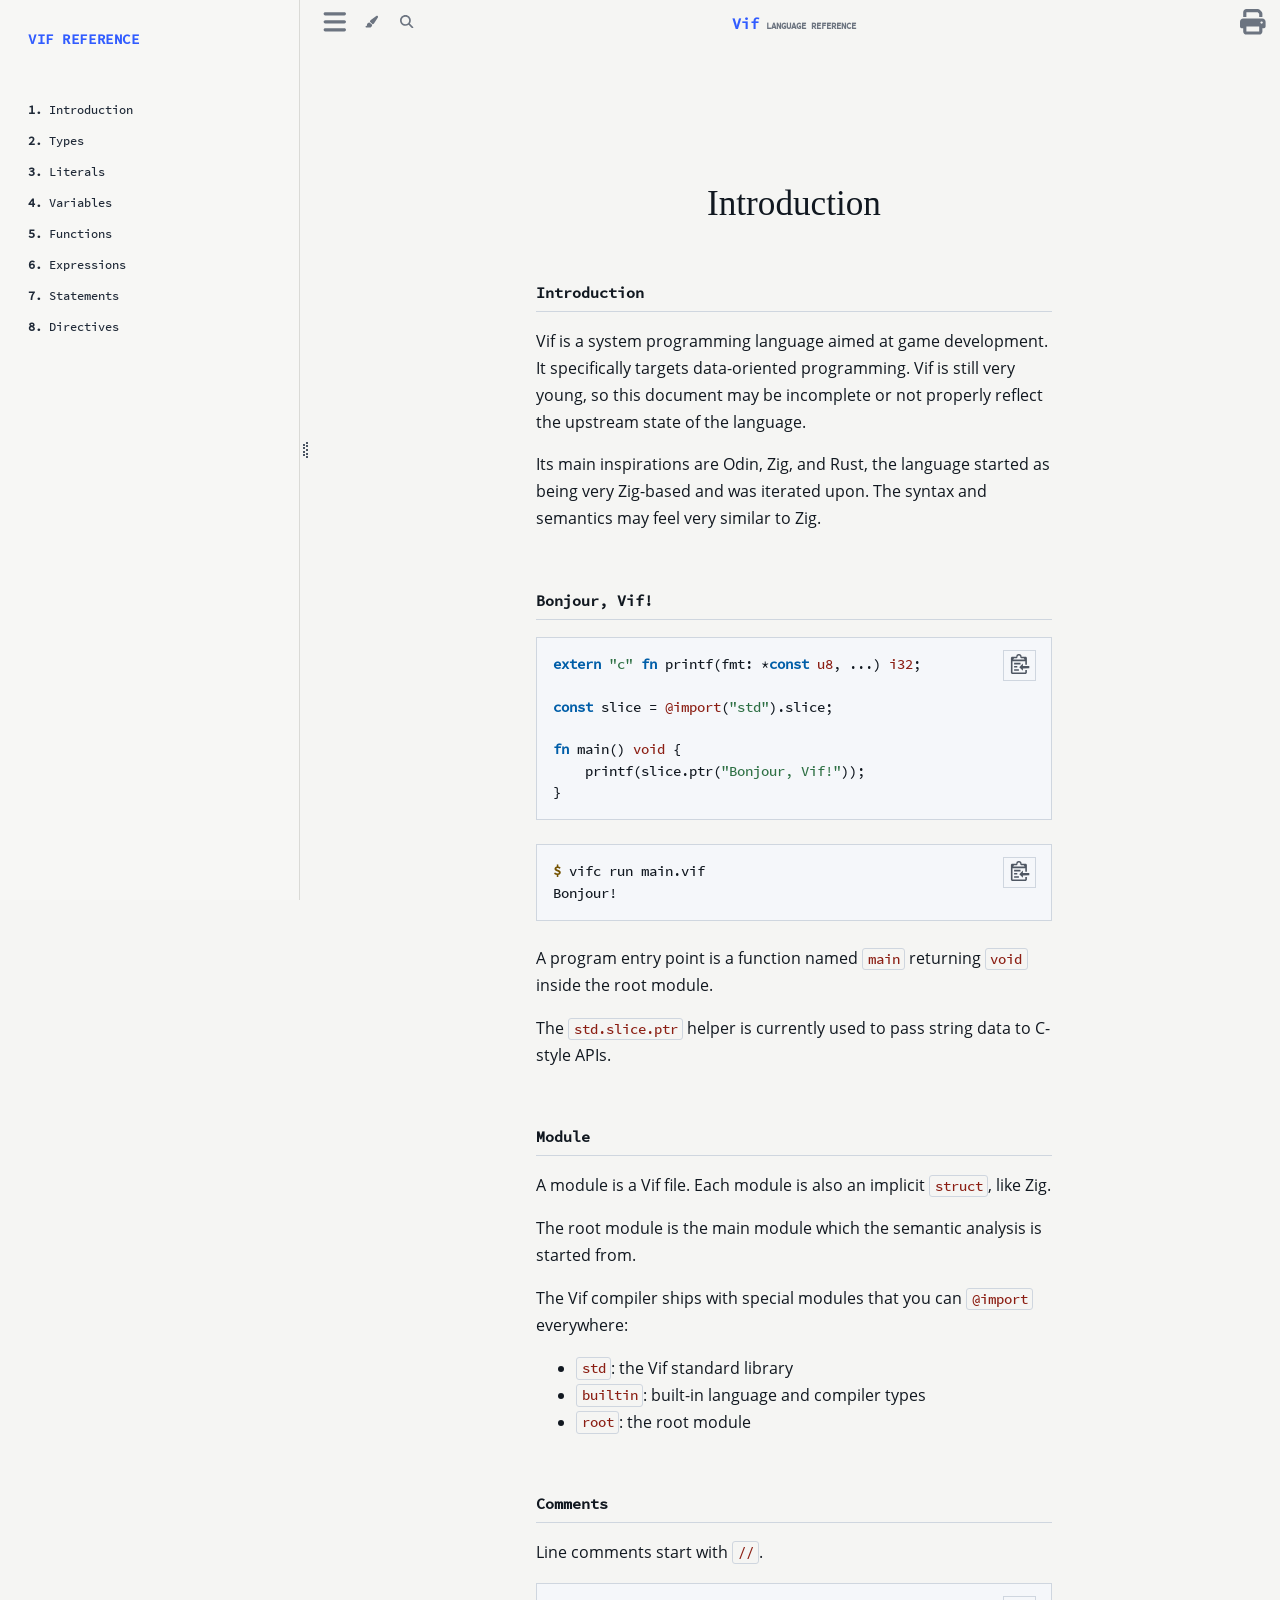
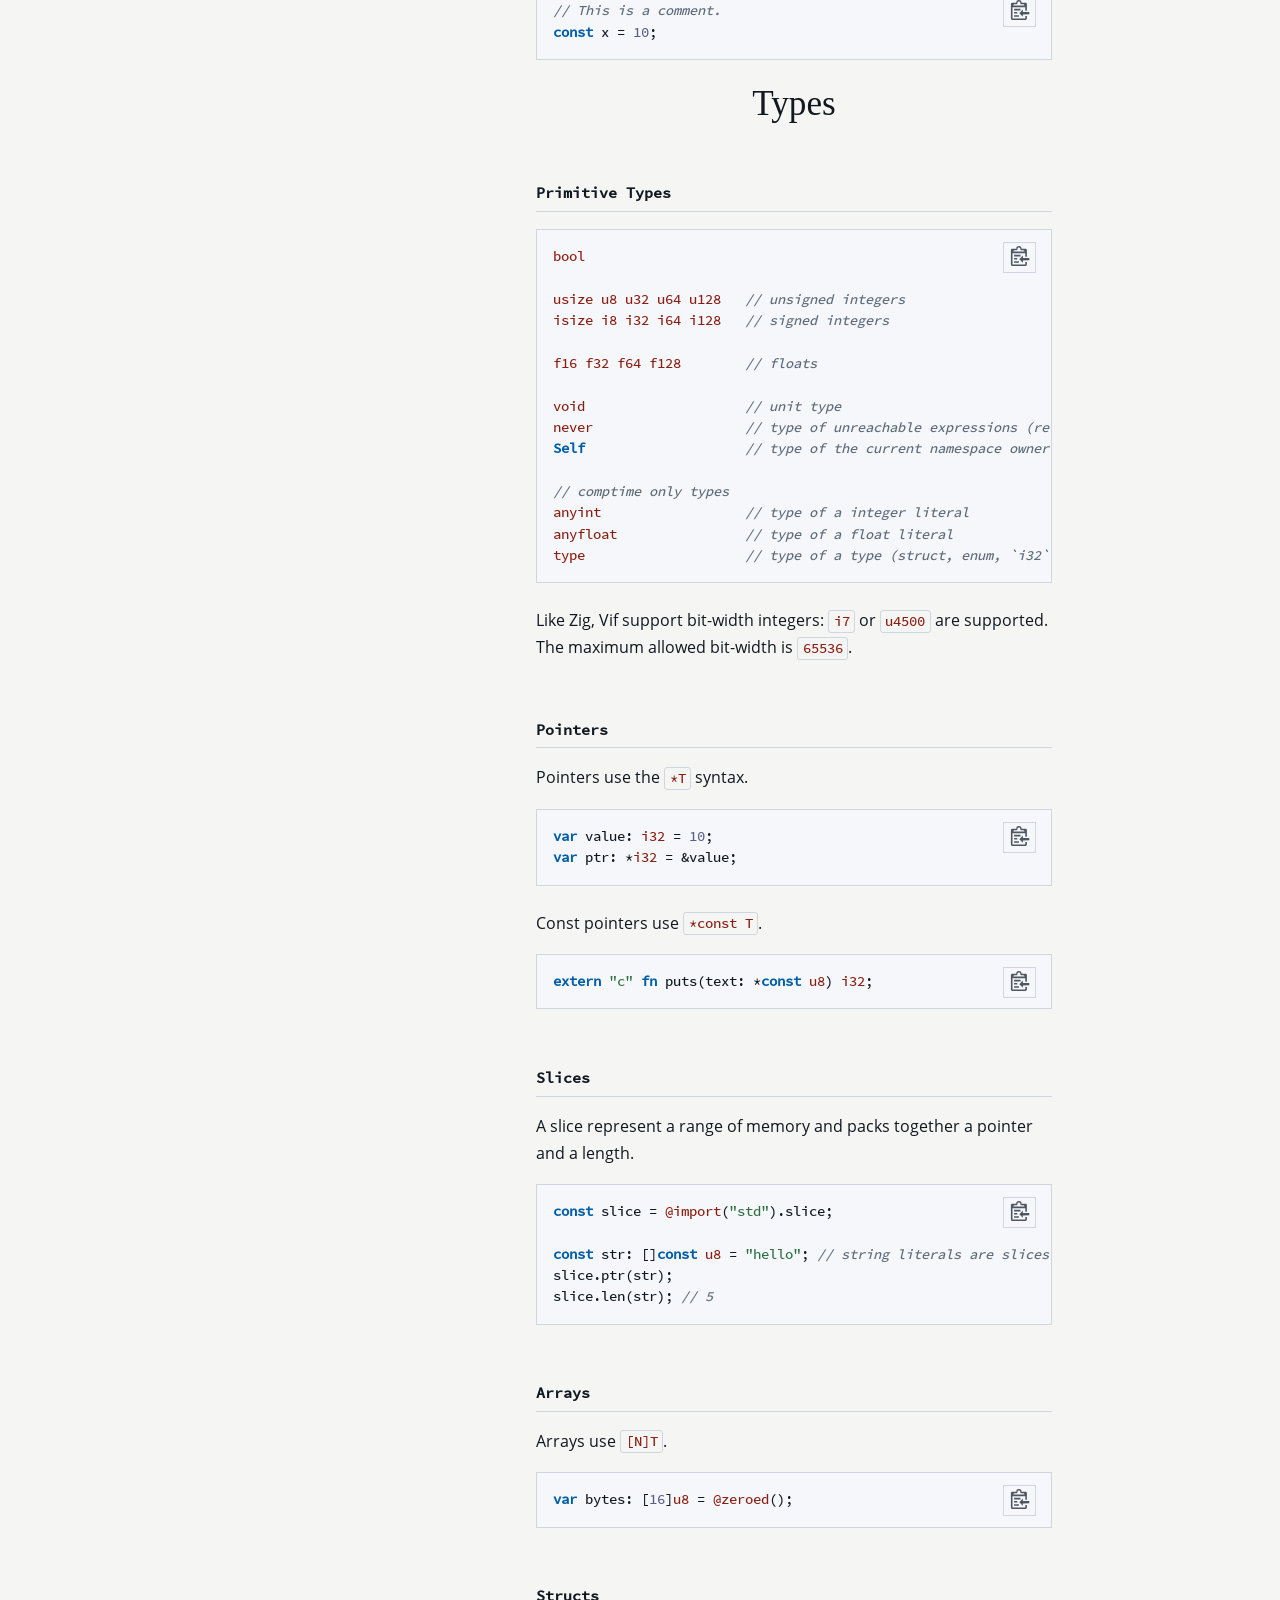
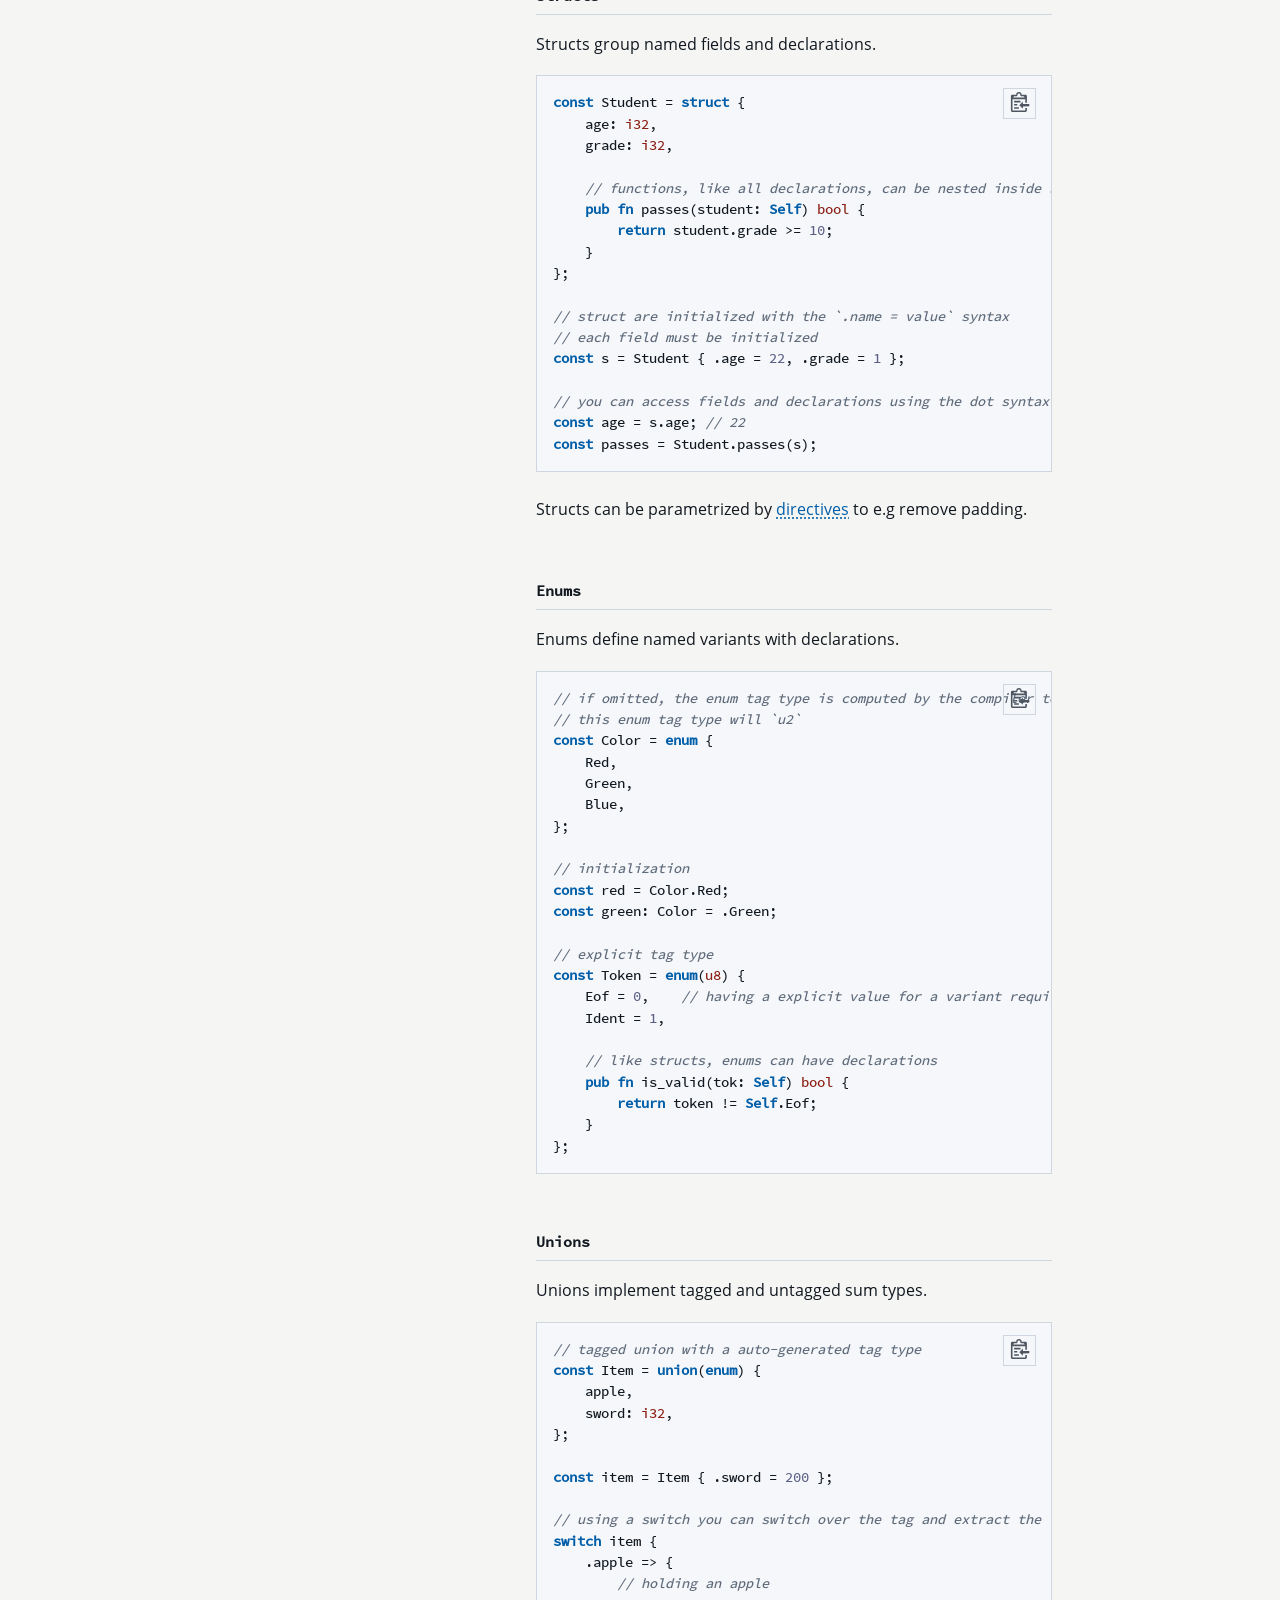
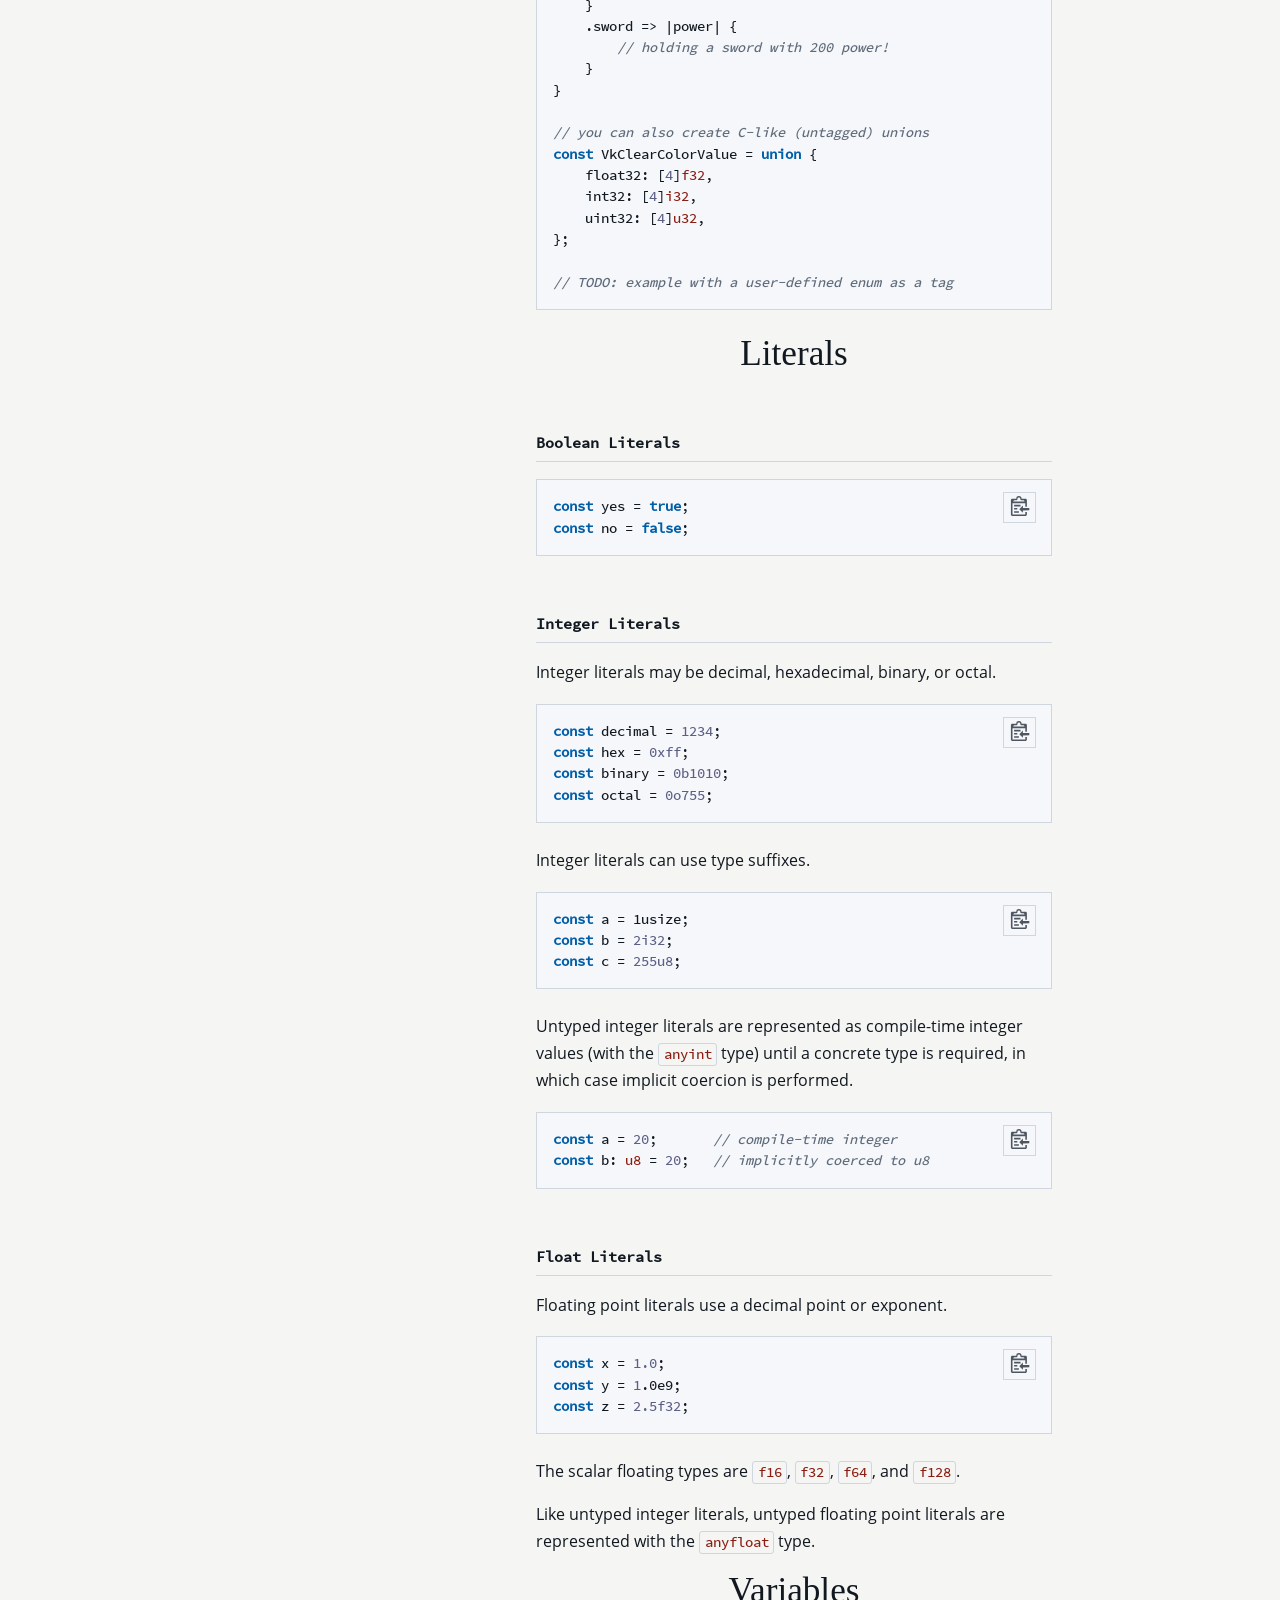
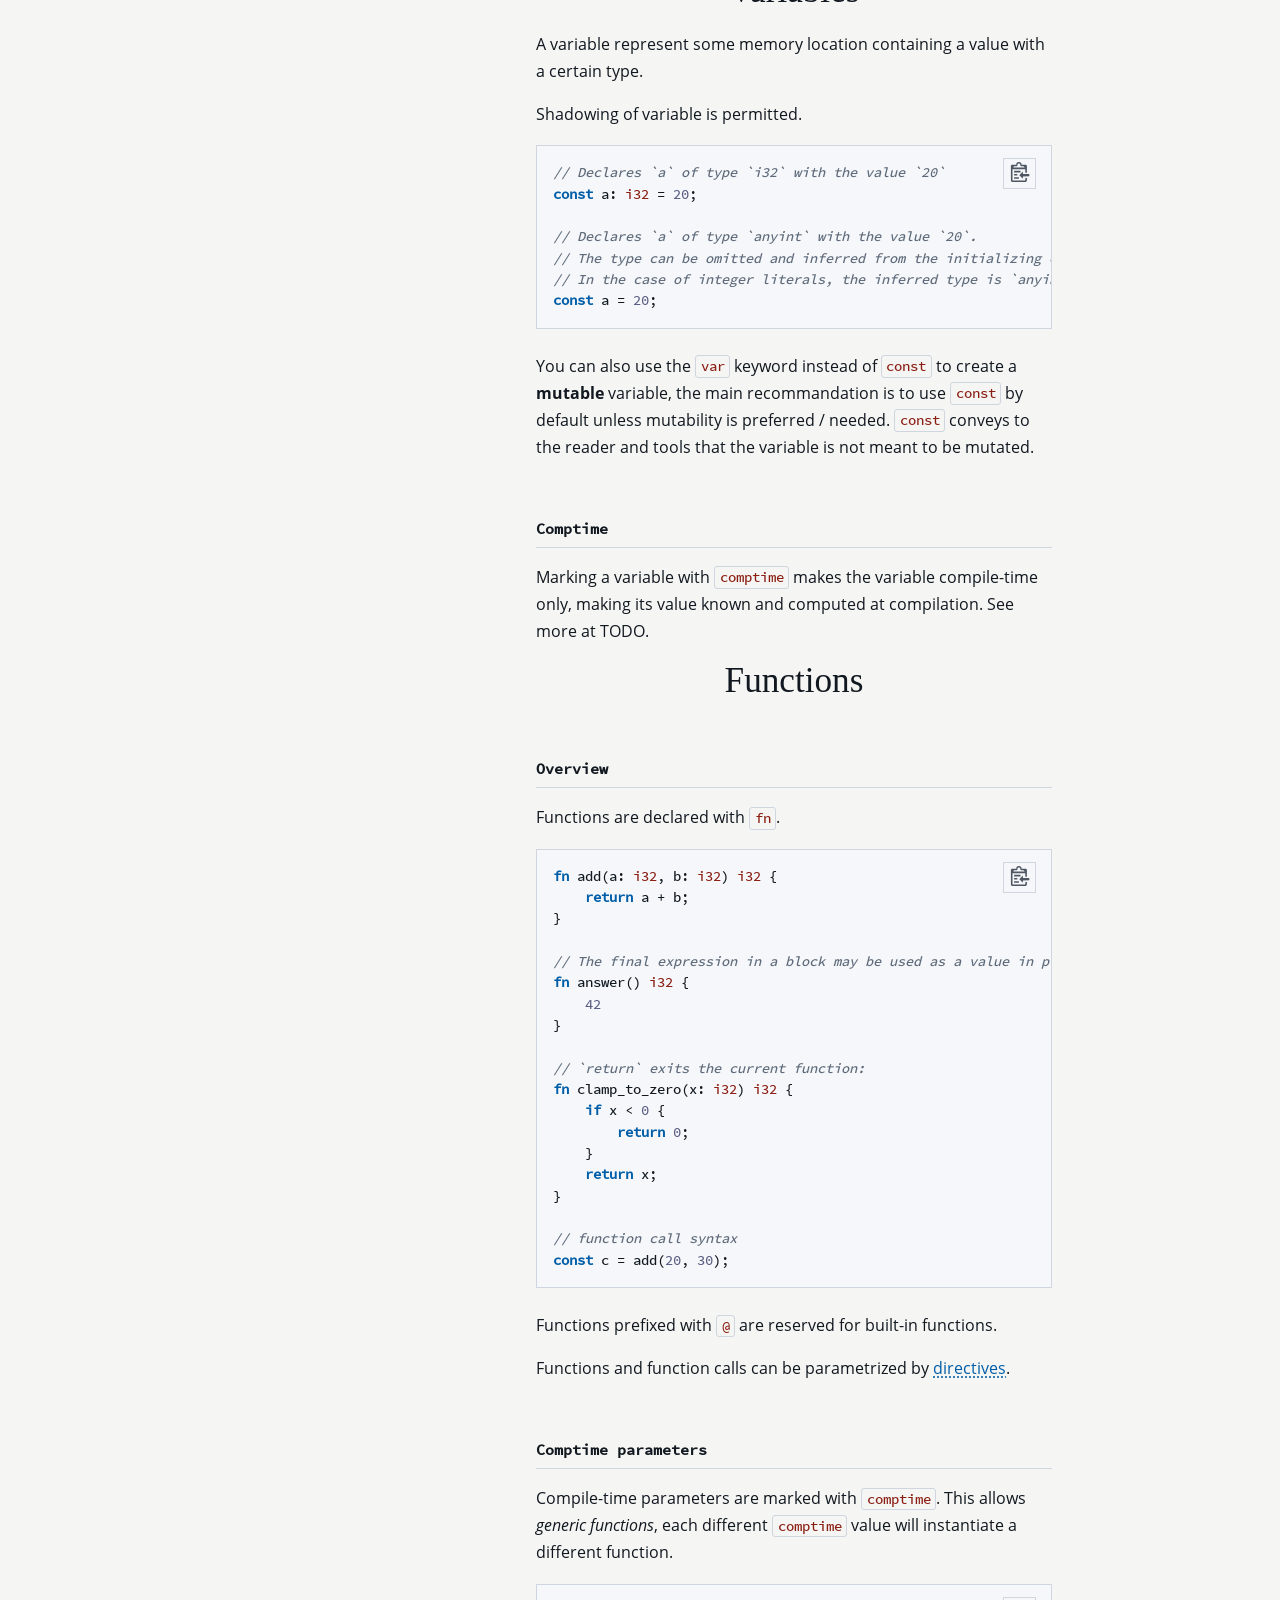
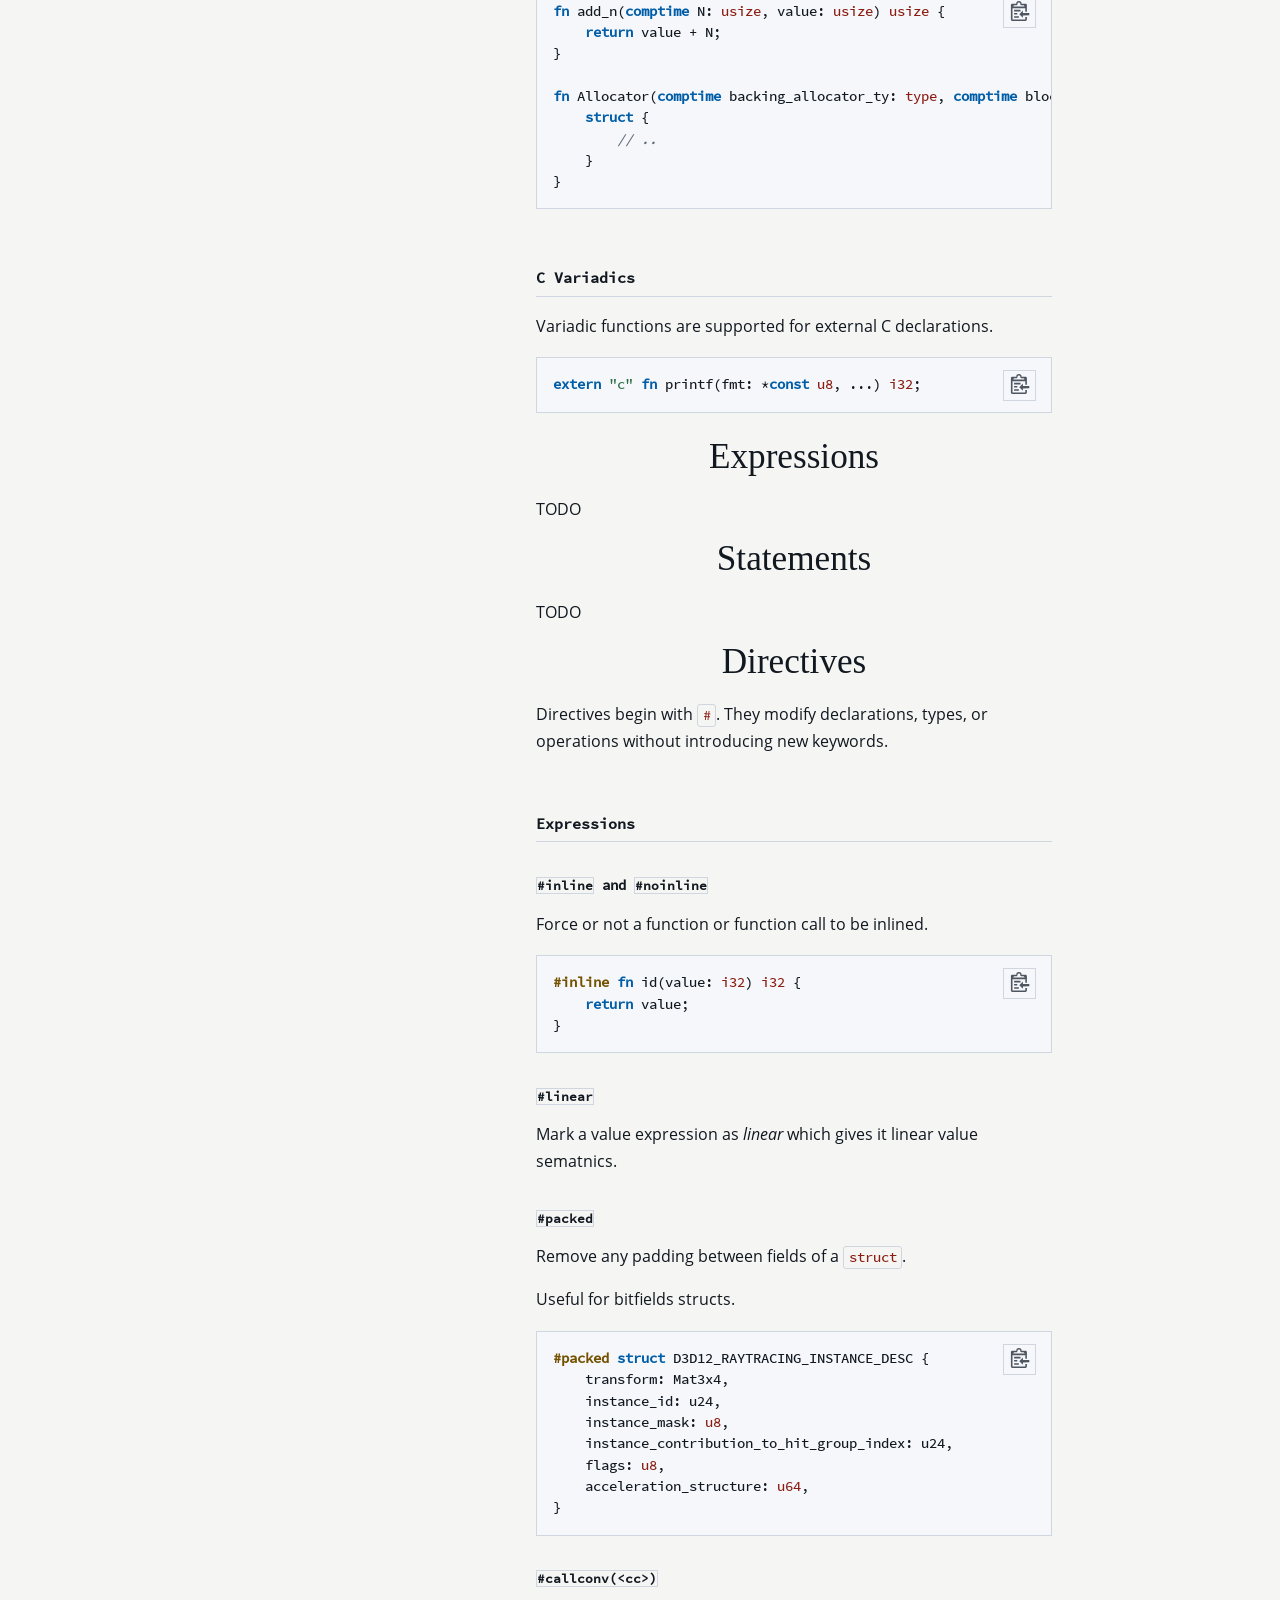
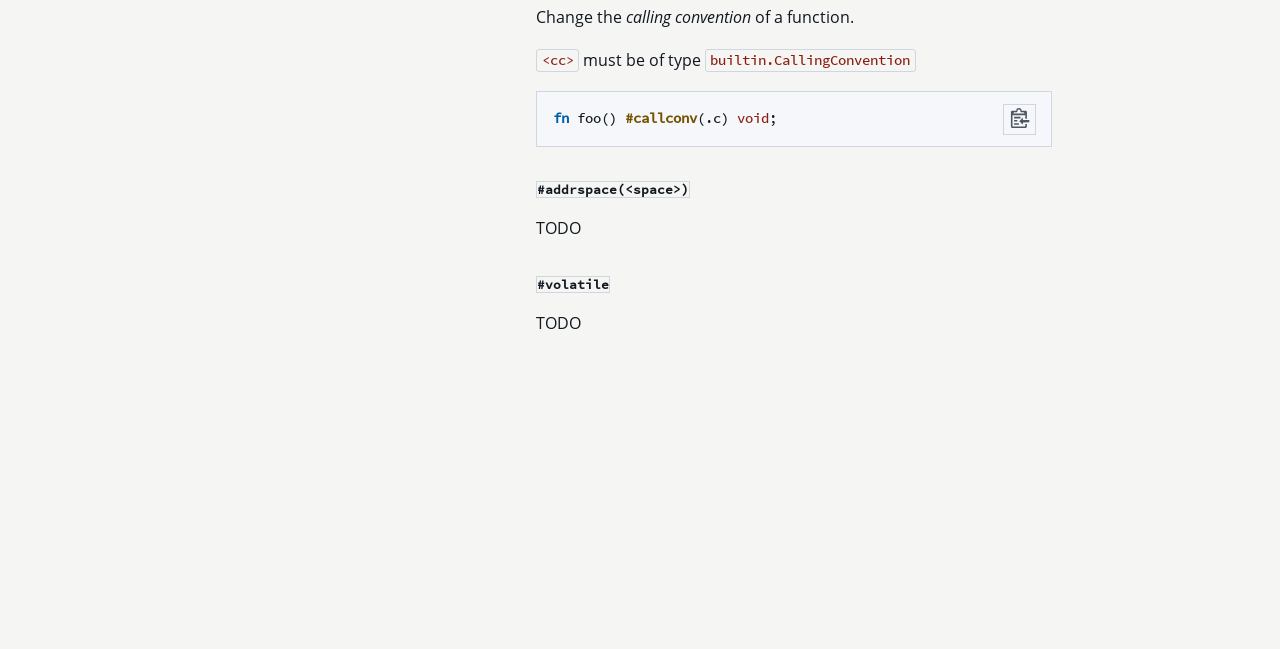
<file: lang-ref/print.html>
<!DOCTYPE HTML>
<html lang="en" class="light sidebar-visible" dir="ltr">
    <head>
        <!-- Book generated using mdBook -->
        <meta charset="UTF-8">
        <title>Vif language reference</title>
        <meta name="robots" content="noindex">


        <!-- Custom HTML head -->

        <meta name="description" content="">
        <meta name="viewport" content="width=device-width, initial-scale=1">
        <meta name="theme-color" content="#ffffff">

        <link rel="icon" href="favicon-de23e50b.svg">
        <link rel="shortcut icon" href="favicon-8114d1fc.png">
        <link rel="stylesheet" href="css/variables-5b4156ee.css">
        <link rel="stylesheet" href="css/general-e0551ba4.css">
        <link rel="stylesheet" href="css/chrome-79c0ab15.css">
        <link rel="stylesheet" href="css/print-c2b69987.css" media="print">

        <!-- Fonts -->
        <link rel="stylesheet" href="fonts/fonts-9644e21d.css">

        <!-- Highlight.js Stylesheets -->
        <link rel="stylesheet" id="mdbook-highlight-css" href="highlight-ce514ef0.css">
        <link rel="stylesheet" id="mdbook-tomorrow-night-css" href="tomorrow-night-4c0ae647.css">
        <link rel="stylesheet" id="mdbook-ayu-highlight-css" href="ayu-highlight-3fdfc3ac.css">

        <!-- Custom theme stylesheets -->
        <link rel="stylesheet" href="theme/custom-aa0e2d58.css">


        <!-- Provide site root and default themes to javascript -->
        <script>
            const path_to_root = "";
            const default_light_theme = "light";
            const default_dark_theme = "navy";
            window.path_to_searchindex_js = "searchindex-6ca10c5f.js";
        </script>
        <!-- Start loading toc.js asap -->
        <script src="toc-c041e396.js"></script>
    </head>
    <body>
    <div id="mdbook-help-container">
        <div id="mdbook-help-popup">
            <h2 class="mdbook-help-title">Keyboard shortcuts</h2>
            <div>
                <p>Press <kbd>←</kbd> or <kbd>→</kbd> to navigate between chapters</p>
                <p>Press <kbd>S</kbd> or <kbd>/</kbd> to search in the book</p>
                <p>Press <kbd>?</kbd> to show this help</p>
                <p>Press <kbd>Esc</kbd> to hide this help</p>
            </div>
        </div>
    </div>
    <div id="mdbook-body-container">
        <!-- Work around some values being stored in localStorage wrapped in quotes -->
        <script>
            try {
                let theme = localStorage.getItem('mdbook-theme');
                let sidebar = localStorage.getItem('mdbook-sidebar');

                if (theme.startsWith('"') && theme.endsWith('"')) {
                    localStorage.setItem('mdbook-theme', theme.slice(1, theme.length - 1));
                }

                if (sidebar.startsWith('"') && sidebar.endsWith('"')) {
                    localStorage.setItem('mdbook-sidebar', sidebar.slice(1, sidebar.length - 1));
                }
            } catch (e) { }
        </script>

        <!-- Set the theme before any content is loaded, prevents flash -->
        <script>
            const default_theme = window.matchMedia("(prefers-color-scheme: dark)").matches ? default_dark_theme : default_light_theme;
            let theme;
            try { theme = localStorage.getItem('mdbook-theme'); } catch(e) { }
            if (theme === null || theme === undefined) { theme = default_theme; }
            if (!["light", "coal"].includes(theme)) { theme = default_theme; }
            const html = document.documentElement;
            html.classList.remove('light')
            html.classList.add(theme);
            html.classList.add("js");
        </script>

        <input type="checkbox" id="mdbook-sidebar-toggle-anchor" class="hidden">

        <!-- Hide / unhide sidebar before it is displayed -->
        <script>
            let sidebar = null;
            const sidebar_toggle = document.getElementById("mdbook-sidebar-toggle-anchor");
            if (document.body.clientWidth >= 1080) {
                try { sidebar = localStorage.getItem('mdbook-sidebar'); } catch(e) { }
                sidebar = sidebar || 'visible';
            } else {
                sidebar = 'hidden';
                sidebar_toggle.checked = false;
            }
            if (sidebar === 'visible') {
                sidebar_toggle.checked = true;
            } else {
                html.classList.remove('sidebar-visible');
            }
        </script>

        <nav id="mdbook-sidebar" class="sidebar" aria-label="Table of contents">
            <!-- populated by js -->
            <mdbook-sidebar-scrollbox class="sidebar-scrollbox"></mdbook-sidebar-scrollbox>
            <noscript>
                <iframe class="sidebar-iframe-outer" src="toc.html"></iframe>
            </noscript>
            <div id="mdbook-sidebar-resize-handle" class="sidebar-resize-handle">
                <div class="sidebar-resize-indicator"></div>
            </div>
        </nav>

        <div id="mdbook-page-wrapper" class="page-wrapper">

            <div class="page">
                <div id="mdbook-menu-bar-hover-placeholder"></div>
                <div id="mdbook-menu-bar" class="menu-bar sticky">
                    <div class="left-buttons">
                        <label id="mdbook-sidebar-toggle" class="icon-button" for="mdbook-sidebar-toggle-anchor" title="Toggle Table of Contents" aria-label="Toggle Table of Contents" aria-controls="mdbook-sidebar">
                            <span class=fa-svg><svg xmlns="http://www.w3.org/2000/svg" viewBox="0 0 448 512"><!--! Font Awesome Free 6.2.0 by @fontawesome - https://fontawesome.com License - https://fontawesome.com/license/free (Icons: CC BY 4.0, Fonts: SIL OFL 1.1, Code: MIT License) Copyright 2022 Fonticons, Inc. --><path d="M0 96C0 78.3 14.3 64 32 64H416c17.7 0 32 14.3 32 32s-14.3 32-32 32H32C14.3 128 0 113.7 0 96zM0 256c0-17.7 14.3-32 32-32H416c17.7 0 32 14.3 32 32s-14.3 32-32 32H32c-17.7 0-32-14.3-32-32zM448 416c0 17.7-14.3 32-32 32H32c-17.7 0-32-14.3-32-32s14.3-32 32-32H416c17.7 0 32 14.3 32 32z"/></svg></span>
                        </label>
                        <button id="mdbook-theme-toggle" class="icon-button" type="button" title="Change theme" aria-label="Change theme" aria-haspopup="true" aria-expanded="false" aria-controls="mdbook-theme-list">
                            <span class=fa-svg><svg xmlns="http://www.w3.org/2000/svg" viewBox="0 0 576 512"><!--! Font Awesome Free 6.2.0 by @fontawesome - https://fontawesome.com License - https://fontawesome.com/license/free (Icons: CC BY 4.0, Fonts: SIL OFL 1.1, Code: MIT License) Copyright 2022 Fonticons, Inc. --><path d="M371.3 367.1c27.3-3.9 51.9-19.4 67.2-42.9L600.2 74.1c12.6-19.5 9.4-45.3-7.6-61.2S549.7-4.4 531.1 9.6L294.4 187.2c-24 18-38.2 46.1-38.4 76.1L371.3 367.1zm-19.6 25.4l-116-104.4C175.9 290.3 128 339.6 128 400c0 3.9 .2 7.8 .6 11.6c1.8 17.5-10.2 36.4-27.8 36.4H96c-17.7 0-32 14.3-32 32s14.3 32 32 32H240c61.9 0 112-50.1 112-112c0-2.5-.1-5-.2-7.5z"/></svg></span>
                        </button>
                        <ul id="mdbook-theme-list" class="theme-popup" aria-label="Themes" role="menu">
                            <li role="none"><button role="menuitem" class="theme" id="mdbook-theme-default_theme">Auto</button></li>
                            <li role="none"><button role="menuitem" class="theme" id="mdbook-theme-light">Light</button></li>
                            <li role="none"><button role="menuitem" class="theme" id="mdbook-theme-coal">Dark</button></li>
                        </ul>
                        <button id="mdbook-search-toggle" class="icon-button" type="button" title="Search (`/`)" aria-label="Toggle Searchbar" aria-expanded="false" aria-keyshortcuts="/ s" aria-controls="mdbook-searchbar">
                            <span class=fa-svg><svg xmlns="http://www.w3.org/2000/svg" viewBox="0 0 512 512"><!--! Font Awesome Free 6.2.0 by @fontawesome - https://fontawesome.com License - https://fontawesome.com/license/free (Icons: CC BY 4.0, Fonts: SIL OFL 1.1, Code: MIT License) Copyright 2022 Fonticons, Inc. --><path d="M416 208c0 45.9-14.9 88.3-40 122.7L502.6 457.4c12.5 12.5 12.5 32.8 0 45.3s-32.8 12.5-45.3 0L330.7 376c-34.4 25.2-76.8 40-122.7 40C93.1 416 0 322.9 0 208S93.1 0 208 0S416 93.1 416 208zM208 352c79.5 0 144-64.5 144-144s-64.5-144-144-144S64 128.5 64 208s64.5 144 144 144z"/></svg></span>
                        </button>
                    </div>

                    <h1 class="menu-title">
                        <a class="vif-wordmark" href="index.html" aria-label="Vif language reference">
                            <span class="vif-wordmark-name">Vif</span>
                            <span class="vif-wordmark-subtitle">Language Reference</span>
                        </a>
                    </h1>

                    <div class="right-buttons">
                        <a href="print.html" title="Print this book" aria-label="Print this book">
                            <span class=fa-svg id="print-button"><svg xmlns="http://www.w3.org/2000/svg" viewBox="0 0 512 512"><!--! Font Awesome Free 6.2.0 by @fontawesome - https://fontawesome.com License - https://fontawesome.com/license/free (Icons: CC BY 4.0, Fonts: SIL OFL 1.1, Code: MIT License) Copyright 2022 Fonticons, Inc. --><path d="M128 0C92.7 0 64 28.7 64 64v96h64V64H354.7L384 93.3V160h64V93.3c0-17-6.7-33.3-18.7-45.3L400 18.7C388 6.7 371.7 0 354.7 0H128zM384 352v32 64H128V384 368 352H384zm64 32h32c17.7 0 32-14.3 32-32V256c0-35.3-28.7-64-64-64H64c-35.3 0-64 28.7-64 64v96c0 17.7 14.3 32 32 32H64v64c0 35.3 28.7 64 64 64H384c35.3 0 64-28.7 64-64V384zm-16-88c-13.3 0-24-10.7-24-24s10.7-24 24-24s24 10.7 24 24s-10.7 24-24 24z"/></svg></span>
                        </a>

                    </div>
                </div>

                <div id="mdbook-search-wrapper" class="hidden">
                    <form id="mdbook-searchbar-outer" class="searchbar-outer">
                        <div class="search-wrapper">
                            <input type="search" id="mdbook-searchbar" name="searchbar" placeholder="Search this book ..." aria-controls="mdbook-searchresults-outer" aria-describedby="searchresults-header">
                            <div class="spinner-wrapper">
                                <span class=fa-svg id="fa-spin"><svg xmlns="http://www.w3.org/2000/svg" viewBox="0 0 512 512"><!--! Font Awesome Free 6.2.0 by @fontawesome - https://fontawesome.com License - https://fontawesome.com/license/free (Icons: CC BY 4.0, Fonts: SIL OFL 1.1, Code: MIT License) Copyright 2022 Fonticons, Inc. --><path d="M304 48c0-26.5-21.5-48-48-48s-48 21.5-48 48s21.5 48 48 48s48-21.5 48-48zm0 416c0-26.5-21.5-48-48-48s-48 21.5-48 48s21.5 48 48 48s48-21.5 48-48zM48 304c26.5 0 48-21.5 48-48s-21.5-48-48-48s-48 21.5-48 48s21.5 48 48 48zm464-48c0-26.5-21.5-48-48-48s-48 21.5-48 48s21.5 48 48 48s48-21.5 48-48zM142.9 437c18.7-18.7 18.7-49.1 0-67.9s-49.1-18.7-67.9 0s-18.7 49.1 0 67.9s49.1 18.7 67.9 0zm0-294.2c18.7-18.7 18.7-49.1 0-67.9S93.7 56.2 75 75s-18.7 49.1 0 67.9s49.1 18.7 67.9 0zM369.1 437c18.7 18.7 49.1 18.7 67.9 0s18.7-49.1 0-67.9s-49.1-18.7-67.9 0s-18.7 49.1 0 67.9z"/></svg></span>
                            </div>
                        </div>
                    </form>
                    <div id="mdbook-searchresults-outer" class="searchresults-outer hidden">
                        <div id="mdbook-searchresults-header" class="searchresults-header"></div>
                        <ul id="mdbook-searchresults">
                        </ul>
                    </div>
                </div>

                <!-- Apply ARIA attributes after the sidebar and the sidebar toggle button are added to the DOM -->
                <script>
                    document.getElementById('mdbook-sidebar-toggle').setAttribute('aria-expanded', sidebar === 'visible');
                    document.getElementById('mdbook-sidebar').setAttribute('aria-hidden', sidebar !== 'visible');
                    Array.from(document.querySelectorAll('#mdbook-sidebar a')).forEach(function(link) {
                        link.setAttribute('tabIndex', sidebar === 'visible' ? 0 : -1);
                    });
                </script>

                <div id="mdbook-content" class="content">
                    <main>
                        <h1 id="introduction"><a class="header" href="#introduction">Introduction</a></h1>
<h2 id="introduction-1"><a class="header" href="#introduction-1">Introduction</a></h2>
<p>Vif is a system programming language aimed at game development. It specifically targets data-oriented programming. Vif is still very young, so this document may be incomplete or not properly reflect the upstream state of the language.</p>
<p>Its main inspirations are Odin, Zig, and Rust, the language started as being very Zig-based and was iterated upon. The syntax and semantics may feel very similar to Zig.</p>
<h2 id="bonjour-vif"><a class="header" href="#bonjour-vif">Bonjour, Vif!</a></h2>
<pre><code class="language-vif">extern "c" fn printf(fmt: *const u8, ...) i32;

const slice = @import("std").slice;

fn main() void {
    printf(slice.ptr("Bonjour, Vif!"));
}
</code></pre>
<pre><code class="language-shell">$ vifc run main.vif
Bonjour!
</code></pre>
<p>A program entry point is a function named <code>main</code> returning <code>void</code> inside the root module.</p>
<p>The <code>std.slice.ptr</code> helper is currently used to pass string data to C-style APIs.</p>
<h2 id="module"><a class="header" href="#module">Module</a></h2>
<p>A module is a Vif file. Each module is also an implicit <code>struct</code>, like Zig.</p>
<p>The root module is the main module which the semantic analysis is started from.</p>
<p>The Vif compiler ships with special modules that you can <code>@import</code>  everywhere:</p>
<ul>
<li><code>std</code>: the Vif standard library</li>
<li><code>builtin</code>: built-in language and compiler types</li>
<li><code>root</code>: the root module</li>
</ul>
<h2 id="comments"><a class="header" href="#comments">Comments</a></h2>
<p>Line comments start with <code>//</code>.</p>
<pre><code class="language-vif">// This is a comment.
const x = 10;
</code></pre>
<div style="break-before: page; page-break-before: always;"></div>
<h1 id="types"><a class="header" href="#types">Types</a></h1>
<h2 id="primitive-types"><a class="header" href="#primitive-types">Primitive Types</a></h2>
<pre><code class="language-vif">bool

usize u8 u32 u64 u128   // unsigned integers
isize i8 i32 i64 i128   // signed integers

f16 f32 f64 f128        // floats

void                    // unit type
never                   // type of unreachable expressions (return, break, @unreachable)
Self                    // type of the current namespace owner

// comptime only types
anyint                  // type of a integer literal
anyfloat                // type of a float literal
type                    // type of a type (struct, enum, `i32`, ...)
</code></pre>
<p>Like Zig, Vif support bit-width integers: <code>i7</code> or <code>u4500</code> are supported. The maximum allowed bit-width is <code>65536</code>.</p>
<h2 id="pointers"><a class="header" href="#pointers">Pointers</a></h2>
<p>Pointers use the <code>*T</code> syntax.</p>
<pre><code class="language-vif">var value: i32 = 10;
var ptr: *i32 = &amp;value;
</code></pre>
<p>Const pointers use <code>*const T</code>.</p>
<pre><code class="language-vif">extern "c" fn puts(text: *const u8) i32;
</code></pre>
<h2 id="slices"><a class="header" href="#slices">Slices</a></h2>
<p>A slice represent a range of memory and packs together a pointer and a length.</p>
<pre><code class="language-vif">const slice = @import("std").slice;

const str: []const u8 = "hello"; // string literals are slices of u8
slice.ptr(str);
slice.len(str); // 5
</code></pre>
<h2 id="arrays"><a class="header" href="#arrays">Arrays</a></h2>
<p>Arrays use <code>[N]T</code>.</p>
<pre><code class="language-vif">var bytes: [16]u8 = @zeroed();
</code></pre>
<h2 id="structs"><a class="header" href="#structs">Structs</a></h2>
<p>Structs group named fields and declarations.</p>
<pre><code class="language-vif">const Student = struct {
    age: i32,
    grade: i32,

    // functions, like all declarations, can be nested inside structs
    pub fn passes(student: Self) bool {
        return student.grade &gt;= 10;
    }
};

// struct are initialized with the `.name = value` syntax
// each field must be initialized
const s = Student { .age = 22, .grade = 1 };

// you can access fields and declarations using the dot syntax
const age = s.age; // 22
const passes = Student.passes(s);
</code></pre>
<p>Structs can be parametrized by <a href="#directives">directives</a> to e.g remove padding.</p>
<h2 id="enums"><a class="header" href="#enums">Enums</a></h2>
<p>Enums define named variants with declarations.</p>
<pre><code class="language-vif">// if omitted, the enum tag type is computed by the compiler to fit the largest variant
// this enum tag type will `u2`
const Color = enum {
    Red,
    Green,
    Blue,
};

// initialization
const red = Color.Red;
const green: Color = .Green;

// explicit tag type
const Token = enum(u8) {
    Eof = 0,    // having a explicit value for a variant requires a explicit tag type
    Ident = 1,

    // like structs, enums can have declarations
    pub fn is_valid(tok: Self) bool {
        return token != Self.Eof;
    } 
};
</code></pre>
<h2 id="unions"><a class="header" href="#unions">Unions</a></h2>
<p>Unions implement tagged and untagged sum types.</p>
<pre><code class="language-vif">// tagged union with a auto-generated tag type
const Item = union(enum) {
    apple,
    sword: i32,
};

const item = Item { .sword = 200 };

// using a switch you can switch over the tag and extract the variant value
switch item {
    .apple =&gt; {
        // holding an apple
    }
    .sword =&gt; |power| {
        // holding a sword with 200 power!
    }
}

// you can also create C-like (untagged) unions
const VkClearColorValue = union {
    float32: [4]f32,
    int32: [4]i32,
    uint32: [4]u32,
};

// TODO: example with a user-defined enum as a tag
</code></pre>
<div style="break-before: page; page-break-before: always;"></div>
<h1 id="literals"><a class="header" href="#literals">Literals</a></h1>
<h2 id="boolean-literals"><a class="header" href="#boolean-literals">Boolean Literals</a></h2>
<pre><code class="language-vif">const yes = true;
const no = false;
</code></pre>
<h2 id="integer-literals"><a class="header" href="#integer-literals">Integer Literals</a></h2>
<p>Integer literals may be decimal, hexadecimal, binary, or octal.</p>
<pre><code class="language-vif">const decimal = 1234;
const hex = 0xff;
const binary = 0b1010;
const octal = 0o755;
</code></pre>
<p>Integer literals can use type suffixes.</p>
<pre><code class="language-vif">const a = 1usize;
const b = 2i32;
const c = 255u8;
</code></pre>
<p>Untyped integer literals are represented as compile-time integer values (with the <code>anyint</code> type) until a concrete type is required, in which case implicit coercion is performed.</p>
<pre><code class="language-vif">const a = 20;       // compile-time integer
const b: u8 = 20;   // implicitly coerced to u8
</code></pre>
<h2 id="float-literals"><a class="header" href="#float-literals">Float Literals</a></h2>
<p>Floating point literals use a decimal point or exponent.</p>
<pre><code class="language-vif">const x = 1.0;
const y = 1.0e9;
const z = 2.5f32;
</code></pre>
<p>The scalar floating types are <code>f16</code>, <code>f32</code>, <code>f64</code>, and <code>f128</code>.</p>
<p>Like untyped integer literals, untyped floating point literals are represented with the <code>anyfloat</code> type.</p>
<div style="break-before: page; page-break-before: always;"></div>
<h1 id="variables"><a class="header" href="#variables">Variables</a></h1>
<p>A variable represent some memory location containing a value with a certain type.</p>
<p>Shadowing of variable is permitted.</p>
<pre><code class="language-vif">// Declares `a` of type `i32` with the value `20`
const a: i32 = 20;

// Declares `a` of type `anyint` with the value `20`.
// The type can be omitted and inferred from the initializing expression. 
// In the case of integer literals, the inferred type is `anyint` unless a explicit type suffix is provided.  
const a = 20;
</code></pre>
<p>You can also use the <code>var</code> keyword instead of <code>const</code> to create a <strong>mutable</strong> variable, the main recommandation is to use <code>const</code> by default unless mutability is preferred / needed. <code>const</code> conveys to the reader and tools that the variable is not meant to be mutated.</p>
<h2 id="comptime"><a class="header" href="#comptime">Comptime</a></h2>
<p>Marking a variable with <code>comptime</code> makes the variable compile-time only, making its value known and computed at compilation. See more at TODO.</p>
<div style="break-before: page; page-break-before: always;"></div>
<h1 id="functions"><a class="header" href="#functions">Functions</a></h1>
<h2 id="overview"><a class="header" href="#overview">Overview</a></h2>
<p>Functions are declared with <code>fn</code>.</p>
<pre><code class="language-vif">fn add(a: i32, b: i32) i32 {
    return a + b;
}

// The final expression in a block may be used as a value in places where the language expects a value:
fn answer() i32 {
    42
}

// `return` exits the current function:
fn clamp_to_zero(x: i32) i32 {
    if x &lt; 0 {
        return 0;
    }
    return x;
}

// function call syntax
const c = add(20, 30);
</code></pre>
<p>Functions prefixed with <code>@</code> are reserved for built-in functions.</p>
<p>Functions and function calls can be parametrized by <a href="#directives">directives</a>.</p>
<h2 id="comptime-parameters"><a class="header" href="#comptime-parameters">Comptime parameters</a></h2>
<p>Compile-time parameters are marked with <code>comptime</code>. This allows <em>generic functions</em>, each different <code>comptime</code> value will instantiate a different function.</p>
<pre><code class="language-vif">fn add_n(comptime N: usize, value: usize) usize {
    return value + N;
}

fn Allocator(comptime backing_allocator_ty: type, comptime block_size_in_bytes: usize) type {
	struct {
        // ..
    }
}
</code></pre>
<h2 id="c-variadics"><a class="header" href="#c-variadics">C Variadics</a></h2>
<p>Variadic functions are supported for external C declarations.</p>
<pre><code class="language-vif">extern "c" fn printf(fmt: *const u8, ...) i32;
</code></pre>
<div style="break-before: page; page-break-before: always;"></div>
<h1 id="expressions"><a class="header" href="#expressions">Expressions</a></h1>
<p>TODO</p>
<div style="break-before: page; page-break-before: always;"></div>
<h1 id="statements"><a class="header" href="#statements">Statements</a></h1>
<p>TODO</p>
<div style="break-before: page; page-break-before: always;"></div>
<h1 id="directives"><a class="header" href="#directives">Directives</a></h1>
<p>Directives begin with <code>#</code>. They modify declarations, types, or operations without introducing new keywords.</p>
<h2 id="expressions-1"><a class="header" href="#expressions-1">Expressions</a></h2>
<h3 id="inline-and-noinline"><a class="header" href="#inline-and-noinline"><code>#inline</code> and <code>#noinline</code></a></h3>
<p>Force or not a function or function call to be inlined.</p>
<pre><code class="language-vif">#inline fn id(value: i32) i32 {
    return value;
}
</code></pre>
<h3 id="linear"><a class="header" href="#linear"><code>#linear</code></a></h3>
<p>Mark a value expression as <em>linear</em> which gives it linear value sematnics.</p>
<h3 id="packed"><a class="header" href="#packed"><code>#packed</code></a></h3>
<p>Remove any padding between fields of a <code>struct</code>.</p>
<p>Useful for bitfields structs.</p>
<pre><code class="language-vif">#packed struct D3D12_RAYTRACING_INSTANCE_DESC {
    transform: Mat3x4,
    instance_id: u24,
    instance_mask: u8,
    instance_contribution_to_hit_group_index: u24,
    flags: u8,
    acceleration_structure: u64,
}
</code></pre>
<h3 id="callconvcc"><a class="header" href="#callconvcc"><code>#callconv(&lt;cc&gt;)</code></a></h3>
<p>Change the <em>calling convention</em> of a function.</p>
<p><code>&lt;cc&gt;</code> must be of type <code>builtin.CallingConvention</code></p>
<pre><code class="language-vif">fn foo() #callconv(.c) void;
</code></pre>
<h3 id="addrspacespace"><a class="header" href="#addrspacespace"><code>#addrspace(&lt;space&gt;)</code></a></h3>
<p>TODO</p>
<h3 id="volatile"><a class="header" href="#volatile"><code>#volatile</code></a></h3>
<p>TODO</p>

                    </main>

                    <nav class="nav-wrapper" aria-label="Page navigation">
                        <!-- Mobile navigation buttons -->


                        <div style="clear: both"></div>
                    </nav>
                </div>
            </div>

            <nav class="nav-wide-wrapper" aria-label="Page navigation">

            </nav>

        </div>

        <template id=fa-eye><span class=fa-svg><svg xmlns="http://www.w3.org/2000/svg" viewBox="0 0 576 512"><!--! Font Awesome Free 6.2.0 by @fontawesome - https://fontawesome.com License - https://fontawesome.com/license/free (Icons: CC BY 4.0, Fonts: SIL OFL 1.1, Code: MIT License) Copyright 2022 Fonticons, Inc. --><path d="M288 32c-80.8 0-145.5 36.8-192.6 80.6C48.6 156 17.3 208 2.5 243.7c-3.3 7.9-3.3 16.7 0 24.6C17.3 304 48.6 356 95.4 399.4C142.5 443.2 207.2 480 288 480s145.5-36.8 192.6-80.6c46.8-43.5 78.1-95.4 93-131.1c3.3-7.9 3.3-16.7 0-24.6c-14.9-35.7-46.2-87.7-93-131.1C433.5 68.8 368.8 32 288 32zM432 256c0 79.5-64.5 144-144 144s-144-64.5-144-144s64.5-144 144-144s144 64.5 144 144zM288 192c0 35.3-28.7 64-64 64c-11.5 0-22.3-3-31.6-8.4c-.2 2.8-.4 5.5-.4 8.4c0 53 43 96 96 96s96-43 96-96s-43-96-96-96c-2.8 0-5.6 .1-8.4 .4c5.3 9.3 8.4 20.1 8.4 31.6z"/></svg></span></template>
        <template id=fa-eye-slash><span class=fa-svg><svg xmlns="http://www.w3.org/2000/svg" viewBox="0 0 640 512"><!--! Font Awesome Free 6.2.0 by @fontawesome - https://fontawesome.com License - https://fontawesome.com/license/free (Icons: CC BY 4.0, Fonts: SIL OFL 1.1, Code: MIT License) Copyright 2022 Fonticons, Inc. --><path d="M38.8 5.1C28.4-3.1 13.3-1.2 5.1 9.2S-1.2 34.7 9.2 42.9l592 464c10.4 8.2 25.5 6.3 33.7-4.1s6.3-25.5-4.1-33.7L525.6 386.7c39.6-40.6 66.4-86.1 79.9-118.4c3.3-7.9 3.3-16.7 0-24.6c-14.9-35.7-46.2-87.7-93-131.1C465.5 68.8 400.8 32 320 32c-68.2 0-125 26.3-169.3 60.8L38.8 5.1zM223.1 149.5C248.6 126.2 282.7 112 320 112c79.5 0 144 64.5 144 144c0 24.9-6.3 48.3-17.4 68.7L408 294.5c5.2-11.8 8-24.8 8-38.5c0-53-43-96-96-96c-2.8 0-5.6 .1-8.4 .4c5.3 9.3 8.4 20.1 8.4 31.6c0 10.2-2.4 19.8-6.6 28.3l-90.3-70.8zm223.1 298L373 389.9c-16.4 6.5-34.3 10.1-53 10.1c-79.5 0-144-64.5-144-144c0-6.9 .5-13.6 1.4-20.2L83.1 161.5C60.3 191.2 44 220.8 34.5 243.7c-3.3 7.9-3.3 16.7 0 24.6c14.9 35.7 46.2 87.7 93 131.1C174.5 443.2 239.2 480 320 480c47.8 0 89.9-12.9 126.2-32.5z"/></svg></span></template>
        <template id=fa-copy><span class=fa-svg><svg xmlns="http://www.w3.org/2000/svg" viewBox="0 0 512 512"><!--! Font Awesome Free 6.2.0 by @fontawesome - https://fontawesome.com License - https://fontawesome.com/license/free (Icons: CC BY 4.0, Fonts: SIL OFL 1.1, Code: MIT License) Copyright 2022 Fonticons, Inc. --><path d="M502.6 70.63l-61.25-61.25C435.4 3.371 427.2 0 418.7 0H255.1c-35.35 0-64 28.66-64 64l.0195 256C192 355.4 220.7 384 256 384h192c35.2 0 64-28.8 64-64V93.25C512 84.77 508.6 76.63 502.6 70.63zM464 320c0 8.836-7.164 16-16 16H255.1c-8.838 0-16-7.164-16-16L239.1 64.13c0-8.836 7.164-16 16-16h128L384 96c0 17.67 14.33 32 32 32h47.1V320zM272 448c0 8.836-7.164 16-16 16H63.1c-8.838 0-16-7.164-16-16L47.98 192.1c0-8.836 7.164-16 16-16H160V128H63.99c-35.35 0-64 28.65-64 64l.0098 256C.002 483.3 28.66 512 64 512h192c35.2 0 64-28.8 64-64v-32h-47.1L272 448z"/></svg></span></template>
        <template id=fa-play><span class=fa-svg><svg xmlns="http://www.w3.org/2000/svg" viewBox="0 0 384 512"><!--! Font Awesome Free 6.2.0 by @fontawesome - https://fontawesome.com License - https://fontawesome.com/license/free (Icons: CC BY 4.0, Fonts: SIL OFL 1.1, Code: MIT License) Copyright 2022 Fonticons, Inc. --><path d="M73 39c-14.8-9.1-33.4-9.4-48.5-.9S0 62.6 0 80V432c0 17.4 9.4 33.4 24.5 41.9s33.7 8.1 48.5-.9L361 297c14.3-8.7 23-24.2 23-41s-8.7-32.2-23-41L73 39z"/></svg></span></template>
        <template id=fa-clock-rotate-left><span class=fa-svg><svg xmlns="http://www.w3.org/2000/svg" viewBox="0 0 512 512"><!--! Font Awesome Free 6.2.0 by @fontawesome - https://fontawesome.com License - https://fontawesome.com/license/free (Icons: CC BY 4.0, Fonts: SIL OFL 1.1, Code: MIT License) Copyright 2022 Fonticons, Inc. --><path d="M75 75L41 41C25.9 25.9 0 36.6 0 57.9V168c0 13.3 10.7 24 24 24H134.1c21.4 0 32.1-25.9 17-41l-30.8-30.8C155 85.5 203 64 256 64c106 0 192 86 192 192s-86 192-192 192c-40.8 0-78.6-12.7-109.7-34.4c-14.5-10.1-34.4-6.6-44.6 7.9s-6.6 34.4 7.9 44.6C151.2 495 201.7 512 256 512c141.4 0 256-114.6 256-256S397.4 0 256 0C185.3 0 121.3 28.7 75 75zm181 53c-13.3 0-24 10.7-24 24V256c0 6.4 2.5 12.5 7 17l72 72c9.4 9.4 24.6 9.4 33.9 0s9.4-24.6 0-33.9l-65-65V152c0-13.3-10.7-24-24-24z"/></svg></span></template>



        <script>
            window.playground_copyable = true;
        </script>


        <script src="elasticlunr-ef4e11c1.min.js"></script>
        <script src="mark-09e88c2c.min.js"></script>
        <script src="searcher-09f2665d.js"></script>

        <script src="clipboard-1626706a.min.js"></script>
        <script src="highlight-abc7f01d.js"></script>
        <script src="book-37295fec.js"></script>

        <!-- Custom JS scripts -->

        <script>
        window.addEventListener('load', function() {
            window.setTimeout(window.print, 100);
        });
        </script>


    </div>
    </body>
</html>
</file>
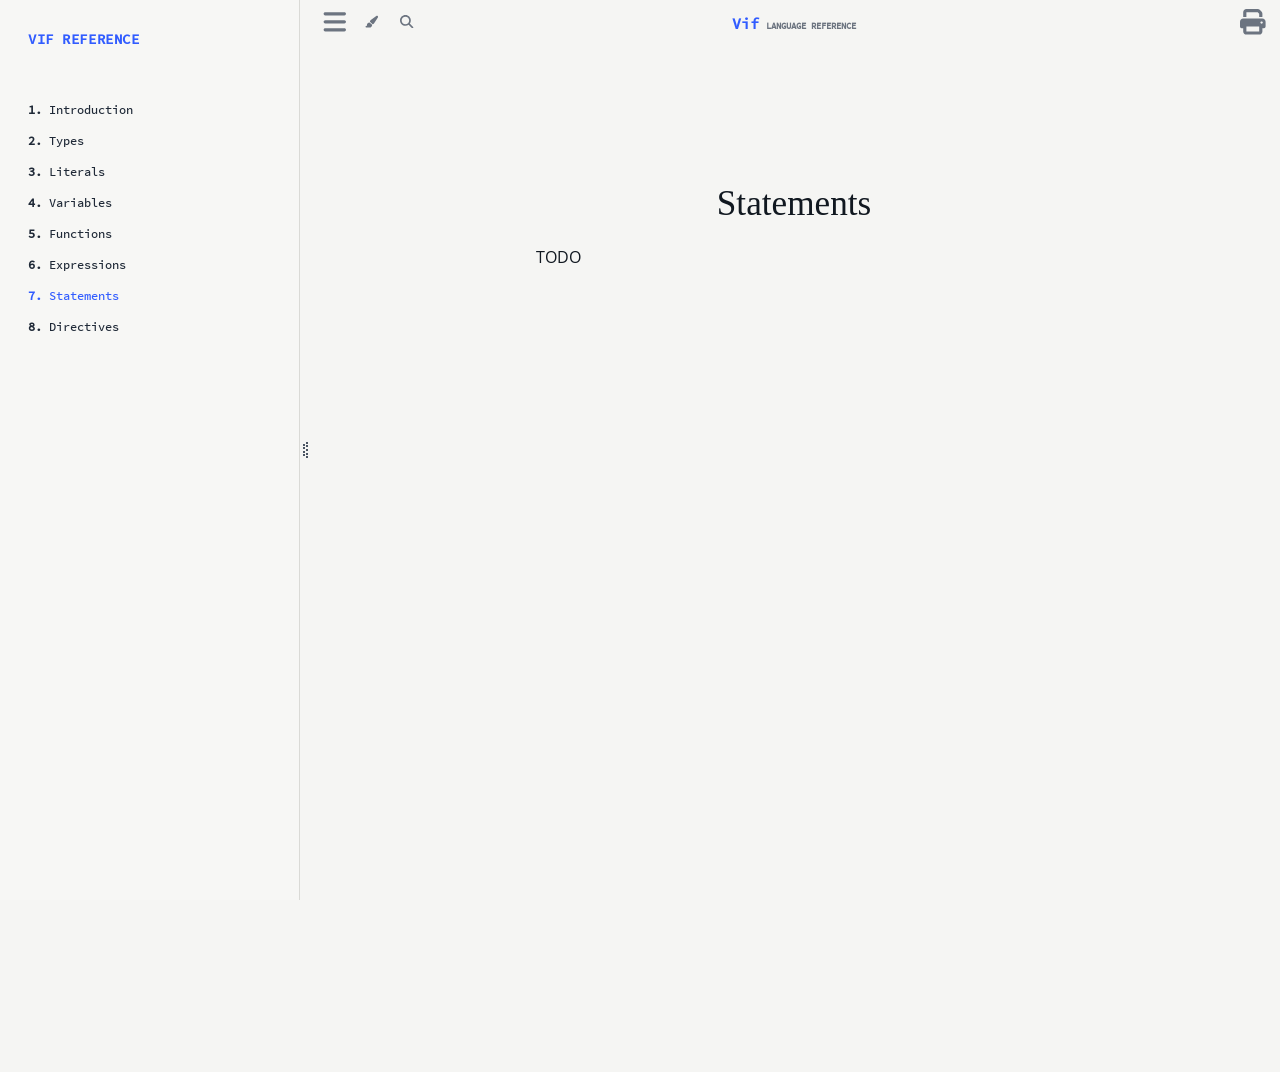
<file: lang-ref/statements.html>
<!DOCTYPE HTML>
<html lang="en" class="light sidebar-visible" dir="ltr">
    <head>
        <!-- Book generated using mdBook -->
        <meta charset="UTF-8">
        <title>Statements - Vif language reference</title>


        <!-- Custom HTML head -->

        <meta name="description" content="">
        <meta name="viewport" content="width=device-width, initial-scale=1">
        <meta name="theme-color" content="#ffffff">

        <link rel="icon" href="favicon-de23e50b.svg">
        <link rel="shortcut icon" href="favicon-8114d1fc.png">
        <link rel="stylesheet" href="css/variables-5b4156ee.css">
        <link rel="stylesheet" href="css/general-e0551ba4.css">
        <link rel="stylesheet" href="css/chrome-79c0ab15.css">
        <link rel="stylesheet" href="css/print-c2b69987.css" media="print">

        <!-- Fonts -->
        <link rel="stylesheet" href="fonts/fonts-9644e21d.css">

        <!-- Highlight.js Stylesheets -->
        <link rel="stylesheet" id="mdbook-highlight-css" href="highlight-ce514ef0.css">
        <link rel="stylesheet" id="mdbook-tomorrow-night-css" href="tomorrow-night-4c0ae647.css">
        <link rel="stylesheet" id="mdbook-ayu-highlight-css" href="ayu-highlight-3fdfc3ac.css">

        <!-- Custom theme stylesheets -->
        <link rel="stylesheet" href="theme/custom-aa0e2d58.css">


        <!-- Provide site root and default themes to javascript -->
        <script>
            const path_to_root = "";
            const default_light_theme = "light";
            const default_dark_theme = "navy";
            window.path_to_searchindex_js = "searchindex-6ca10c5f.js";
        </script>
        <!-- Start loading toc.js asap -->
        <script src="toc-c041e396.js"></script>
    </head>
    <body>
    <div id="mdbook-help-container">
        <div id="mdbook-help-popup">
            <h2 class="mdbook-help-title">Keyboard shortcuts</h2>
            <div>
                <p>Press <kbd>←</kbd> or <kbd>→</kbd> to navigate between chapters</p>
                <p>Press <kbd>S</kbd> or <kbd>/</kbd> to search in the book</p>
                <p>Press <kbd>?</kbd> to show this help</p>
                <p>Press <kbd>Esc</kbd> to hide this help</p>
            </div>
        </div>
    </div>
    <div id="mdbook-body-container">
        <!-- Work around some values being stored in localStorage wrapped in quotes -->
        <script>
            try {
                let theme = localStorage.getItem('mdbook-theme');
                let sidebar = localStorage.getItem('mdbook-sidebar');

                if (theme.startsWith('"') && theme.endsWith('"')) {
                    localStorage.setItem('mdbook-theme', theme.slice(1, theme.length - 1));
                }

                if (sidebar.startsWith('"') && sidebar.endsWith('"')) {
                    localStorage.setItem('mdbook-sidebar', sidebar.slice(1, sidebar.length - 1));
                }
            } catch (e) { }
        </script>

        <!-- Set the theme before any content is loaded, prevents flash -->
        <script>
            const default_theme = window.matchMedia("(prefers-color-scheme: dark)").matches ? default_dark_theme : default_light_theme;
            let theme;
            try { theme = localStorage.getItem('mdbook-theme'); } catch(e) { }
            if (theme === null || theme === undefined) { theme = default_theme; }
            if (!["light", "coal"].includes(theme)) { theme = default_theme; }
            const html = document.documentElement;
            html.classList.remove('light')
            html.classList.add(theme);
            html.classList.add("js");
        </script>

        <input type="checkbox" id="mdbook-sidebar-toggle-anchor" class="hidden">

        <!-- Hide / unhide sidebar before it is displayed -->
        <script>
            let sidebar = null;
            const sidebar_toggle = document.getElementById("mdbook-sidebar-toggle-anchor");
            if (document.body.clientWidth >= 1080) {
                try { sidebar = localStorage.getItem('mdbook-sidebar'); } catch(e) { }
                sidebar = sidebar || 'visible';
            } else {
                sidebar = 'hidden';
                sidebar_toggle.checked = false;
            }
            if (sidebar === 'visible') {
                sidebar_toggle.checked = true;
            } else {
                html.classList.remove('sidebar-visible');
            }
        </script>

        <nav id="mdbook-sidebar" class="sidebar" aria-label="Table of contents">
            <!-- populated by js -->
            <mdbook-sidebar-scrollbox class="sidebar-scrollbox"></mdbook-sidebar-scrollbox>
            <noscript>
                <iframe class="sidebar-iframe-outer" src="toc.html"></iframe>
            </noscript>
            <div id="mdbook-sidebar-resize-handle" class="sidebar-resize-handle">
                <div class="sidebar-resize-indicator"></div>
            </div>
        </nav>

        <div id="mdbook-page-wrapper" class="page-wrapper">

            <div class="page">
                <div id="mdbook-menu-bar-hover-placeholder"></div>
                <div id="mdbook-menu-bar" class="menu-bar sticky">
                    <div class="left-buttons">
                        <label id="mdbook-sidebar-toggle" class="icon-button" for="mdbook-sidebar-toggle-anchor" title="Toggle Table of Contents" aria-label="Toggle Table of Contents" aria-controls="mdbook-sidebar">
                            <span class=fa-svg><svg xmlns="http://www.w3.org/2000/svg" viewBox="0 0 448 512"><!--! Font Awesome Free 6.2.0 by @fontawesome - https://fontawesome.com License - https://fontawesome.com/license/free (Icons: CC BY 4.0, Fonts: SIL OFL 1.1, Code: MIT License) Copyright 2022 Fonticons, Inc. --><path d="M0 96C0 78.3 14.3 64 32 64H416c17.7 0 32 14.3 32 32s-14.3 32-32 32H32C14.3 128 0 113.7 0 96zM0 256c0-17.7 14.3-32 32-32H416c17.7 0 32 14.3 32 32s-14.3 32-32 32H32c-17.7 0-32-14.3-32-32zM448 416c0 17.7-14.3 32-32 32H32c-17.7 0-32-14.3-32-32s14.3-32 32-32H416c17.7 0 32 14.3 32 32z"/></svg></span>
                        </label>
                        <button id="mdbook-theme-toggle" class="icon-button" type="button" title="Change theme" aria-label="Change theme" aria-haspopup="true" aria-expanded="false" aria-controls="mdbook-theme-list">
                            <span class=fa-svg><svg xmlns="http://www.w3.org/2000/svg" viewBox="0 0 576 512"><!--! Font Awesome Free 6.2.0 by @fontawesome - https://fontawesome.com License - https://fontawesome.com/license/free (Icons: CC BY 4.0, Fonts: SIL OFL 1.1, Code: MIT License) Copyright 2022 Fonticons, Inc. --><path d="M371.3 367.1c27.3-3.9 51.9-19.4 67.2-42.9L600.2 74.1c12.6-19.5 9.4-45.3-7.6-61.2S549.7-4.4 531.1 9.6L294.4 187.2c-24 18-38.2 46.1-38.4 76.1L371.3 367.1zm-19.6 25.4l-116-104.4C175.9 290.3 128 339.6 128 400c0 3.9 .2 7.8 .6 11.6c1.8 17.5-10.2 36.4-27.8 36.4H96c-17.7 0-32 14.3-32 32s14.3 32 32 32H240c61.9 0 112-50.1 112-112c0-2.5-.1-5-.2-7.5z"/></svg></span>
                        </button>
                        <ul id="mdbook-theme-list" class="theme-popup" aria-label="Themes" role="menu">
                            <li role="none"><button role="menuitem" class="theme" id="mdbook-theme-default_theme">Auto</button></li>
                            <li role="none"><button role="menuitem" class="theme" id="mdbook-theme-light">Light</button></li>
                            <li role="none"><button role="menuitem" class="theme" id="mdbook-theme-coal">Dark</button></li>
                        </ul>
                        <button id="mdbook-search-toggle" class="icon-button" type="button" title="Search (`/`)" aria-label="Toggle Searchbar" aria-expanded="false" aria-keyshortcuts="/ s" aria-controls="mdbook-searchbar">
                            <span class=fa-svg><svg xmlns="http://www.w3.org/2000/svg" viewBox="0 0 512 512"><!--! Font Awesome Free 6.2.0 by @fontawesome - https://fontawesome.com License - https://fontawesome.com/license/free (Icons: CC BY 4.0, Fonts: SIL OFL 1.1, Code: MIT License) Copyright 2022 Fonticons, Inc. --><path d="M416 208c0 45.9-14.9 88.3-40 122.7L502.6 457.4c12.5 12.5 12.5 32.8 0 45.3s-32.8 12.5-45.3 0L330.7 376c-34.4 25.2-76.8 40-122.7 40C93.1 416 0 322.9 0 208S93.1 0 208 0S416 93.1 416 208zM208 352c79.5 0 144-64.5 144-144s-64.5-144-144-144S64 128.5 64 208s64.5 144 144 144z"/></svg></span>
                        </button>
                    </div>

                    <h1 class="menu-title">
                        <a class="vif-wordmark" href="index.html" aria-label="Vif language reference">
                            <span class="vif-wordmark-name">Vif</span>
                            <span class="vif-wordmark-subtitle">Language Reference</span>
                        </a>
                    </h1>

                    <div class="right-buttons">
                        <a href="print.html" title="Print this book" aria-label="Print this book">
                            <span class=fa-svg id="print-button"><svg xmlns="http://www.w3.org/2000/svg" viewBox="0 0 512 512"><!--! Font Awesome Free 6.2.0 by @fontawesome - https://fontawesome.com License - https://fontawesome.com/license/free (Icons: CC BY 4.0, Fonts: SIL OFL 1.1, Code: MIT License) Copyright 2022 Fonticons, Inc. --><path d="M128 0C92.7 0 64 28.7 64 64v96h64V64H354.7L384 93.3V160h64V93.3c0-17-6.7-33.3-18.7-45.3L400 18.7C388 6.7 371.7 0 354.7 0H128zM384 352v32 64H128V384 368 352H384zm64 32h32c17.7 0 32-14.3 32-32V256c0-35.3-28.7-64-64-64H64c-35.3 0-64 28.7-64 64v96c0 17.7 14.3 32 32 32H64v64c0 35.3 28.7 64 64 64H384c35.3 0 64-28.7 64-64V384zm-16-88c-13.3 0-24-10.7-24-24s10.7-24 24-24s24 10.7 24 24s-10.7 24-24 24z"/></svg></span>
                        </a>

                    </div>
                </div>

                <div id="mdbook-search-wrapper" class="hidden">
                    <form id="mdbook-searchbar-outer" class="searchbar-outer">
                        <div class="search-wrapper">
                            <input type="search" id="mdbook-searchbar" name="searchbar" placeholder="Search this book ..." aria-controls="mdbook-searchresults-outer" aria-describedby="searchresults-header">
                            <div class="spinner-wrapper">
                                <span class=fa-svg id="fa-spin"><svg xmlns="http://www.w3.org/2000/svg" viewBox="0 0 512 512"><!--! Font Awesome Free 6.2.0 by @fontawesome - https://fontawesome.com License - https://fontawesome.com/license/free (Icons: CC BY 4.0, Fonts: SIL OFL 1.1, Code: MIT License) Copyright 2022 Fonticons, Inc. --><path d="M304 48c0-26.5-21.5-48-48-48s-48 21.5-48 48s21.5 48 48 48s48-21.5 48-48zm0 416c0-26.5-21.5-48-48-48s-48 21.5-48 48s21.5 48 48 48s48-21.5 48-48zM48 304c26.5 0 48-21.5 48-48s-21.5-48-48-48s-48 21.5-48 48s21.5 48 48 48zm464-48c0-26.5-21.5-48-48-48s-48 21.5-48 48s21.5 48 48 48s48-21.5 48-48zM142.9 437c18.7-18.7 18.7-49.1 0-67.9s-49.1-18.7-67.9 0s-18.7 49.1 0 67.9s49.1 18.7 67.9 0zm0-294.2c18.7-18.7 18.7-49.1 0-67.9S93.7 56.2 75 75s-18.7 49.1 0 67.9s49.1 18.7 67.9 0zM369.1 437c18.7 18.7 49.1 18.7 67.9 0s18.7-49.1 0-67.9s-49.1-18.7-67.9 0s-18.7 49.1 0 67.9z"/></svg></span>
                            </div>
                        </div>
                    </form>
                    <div id="mdbook-searchresults-outer" class="searchresults-outer hidden">
                        <div id="mdbook-searchresults-header" class="searchresults-header"></div>
                        <ul id="mdbook-searchresults">
                        </ul>
                    </div>
                </div>

                <!-- Apply ARIA attributes after the sidebar and the sidebar toggle button are added to the DOM -->
                <script>
                    document.getElementById('mdbook-sidebar-toggle').setAttribute('aria-expanded', sidebar === 'visible');
                    document.getElementById('mdbook-sidebar').setAttribute('aria-hidden', sidebar !== 'visible');
                    Array.from(document.querySelectorAll('#mdbook-sidebar a')).forEach(function(link) {
                        link.setAttribute('tabIndex', sidebar === 'visible' ? 0 : -1);
                    });
                </script>

                <div id="mdbook-content" class="content">
                    <main>
                        <h1 id="statements"><a class="header" href="#statements">Statements</a></h1>
<p>TODO</p>

                    </main>

                    <nav class="nav-wrapper" aria-label="Page navigation">
                        <!-- Mobile navigation buttons -->
                            <a rel="prev" href="expressions.html" class="mobile-nav-chapters previous" title="Previous chapter" aria-label="Previous chapter" aria-keyshortcuts="Left">
                                <span class=fa-svg><svg xmlns="http://www.w3.org/2000/svg" viewBox="0 0 320 512"><!--! Font Awesome Free 6.2.0 by @fontawesome - https://fontawesome.com License - https://fontawesome.com/license/free (Icons: CC BY 4.0, Fonts: SIL OFL 1.1, Code: MIT License) Copyright 2022 Fonticons, Inc. --><path d="M41.4 233.4c-12.5 12.5-12.5 32.8 0 45.3l160 160c12.5 12.5 32.8 12.5 45.3 0s12.5-32.8 0-45.3L109.3 256 246.6 118.6c12.5-12.5 12.5-32.8 0-45.3s-32.8-12.5-45.3 0l-160 160z"/></svg></span>
                            </a>

                            <a rel="next prefetch" href="directives.html" class="mobile-nav-chapters next" title="Next chapter" aria-label="Next chapter" aria-keyshortcuts="Right">
                                <span class=fa-svg><svg xmlns="http://www.w3.org/2000/svg" viewBox="0 0 320 512"><!--! Font Awesome Free 6.2.0 by @fontawesome - https://fontawesome.com License - https://fontawesome.com/license/free (Icons: CC BY 4.0, Fonts: SIL OFL 1.1, Code: MIT License) Copyright 2022 Fonticons, Inc. --><path d="M278.6 233.4c12.5 12.5 12.5 32.8 0 45.3l-160 160c-12.5 12.5-32.8 12.5-45.3 0s-12.5-32.8 0-45.3L210.7 256 73.4 118.6c-12.5-12.5-12.5-32.8 0-45.3s32.8-12.5 45.3 0l160 160z"/></svg></span>
                            </a>

                        <div style="clear: both"></div>
                    </nav>
                </div>
            </div>

            <nav class="nav-wide-wrapper" aria-label="Page navigation">
                    <a rel="prev" href="expressions.html" class="nav-chapters previous" title="Previous chapter" aria-label="Previous chapter" aria-keyshortcuts="Left">
                        <span class=fa-svg><svg xmlns="http://www.w3.org/2000/svg" viewBox="0 0 320 512"><!--! Font Awesome Free 6.2.0 by @fontawesome - https://fontawesome.com License - https://fontawesome.com/license/free (Icons: CC BY 4.0, Fonts: SIL OFL 1.1, Code: MIT License) Copyright 2022 Fonticons, Inc. --><path d="M41.4 233.4c-12.5 12.5-12.5 32.8 0 45.3l160 160c12.5 12.5 32.8 12.5 45.3 0s12.5-32.8 0-45.3L109.3 256 246.6 118.6c12.5-12.5 12.5-32.8 0-45.3s-32.8-12.5-45.3 0l-160 160z"/></svg></span>
                    </a>

                    <a rel="next prefetch" href="directives.html" class="nav-chapters next" title="Next chapter" aria-label="Next chapter" aria-keyshortcuts="Right">
                        <span class=fa-svg><svg xmlns="http://www.w3.org/2000/svg" viewBox="0 0 320 512"><!--! Font Awesome Free 6.2.0 by @fontawesome - https://fontawesome.com License - https://fontawesome.com/license/free (Icons: CC BY 4.0, Fonts: SIL OFL 1.1, Code: MIT License) Copyright 2022 Fonticons, Inc. --><path d="M278.6 233.4c12.5 12.5 12.5 32.8 0 45.3l-160 160c-12.5 12.5-32.8 12.5-45.3 0s-12.5-32.8 0-45.3L210.7 256 73.4 118.6c-12.5-12.5-12.5-32.8 0-45.3s32.8-12.5 45.3 0l160 160z"/></svg></span>
                    </a>
            </nav>

        </div>

        <template id=fa-eye><span class=fa-svg><svg xmlns="http://www.w3.org/2000/svg" viewBox="0 0 576 512"><!--! Font Awesome Free 6.2.0 by @fontawesome - https://fontawesome.com License - https://fontawesome.com/license/free (Icons: CC BY 4.0, Fonts: SIL OFL 1.1, Code: MIT License) Copyright 2022 Fonticons, Inc. --><path d="M288 32c-80.8 0-145.5 36.8-192.6 80.6C48.6 156 17.3 208 2.5 243.7c-3.3 7.9-3.3 16.7 0 24.6C17.3 304 48.6 356 95.4 399.4C142.5 443.2 207.2 480 288 480s145.5-36.8 192.6-80.6c46.8-43.5 78.1-95.4 93-131.1c3.3-7.9 3.3-16.7 0-24.6c-14.9-35.7-46.2-87.7-93-131.1C433.5 68.8 368.8 32 288 32zM432 256c0 79.5-64.5 144-144 144s-144-64.5-144-144s64.5-144 144-144s144 64.5 144 144zM288 192c0 35.3-28.7 64-64 64c-11.5 0-22.3-3-31.6-8.4c-.2 2.8-.4 5.5-.4 8.4c0 53 43 96 96 96s96-43 96-96s-43-96-96-96c-2.8 0-5.6 .1-8.4 .4c5.3 9.3 8.4 20.1 8.4 31.6z"/></svg></span></template>
        <template id=fa-eye-slash><span class=fa-svg><svg xmlns="http://www.w3.org/2000/svg" viewBox="0 0 640 512"><!--! Font Awesome Free 6.2.0 by @fontawesome - https://fontawesome.com License - https://fontawesome.com/license/free (Icons: CC BY 4.0, Fonts: SIL OFL 1.1, Code: MIT License) Copyright 2022 Fonticons, Inc. --><path d="M38.8 5.1C28.4-3.1 13.3-1.2 5.1 9.2S-1.2 34.7 9.2 42.9l592 464c10.4 8.2 25.5 6.3 33.7-4.1s6.3-25.5-4.1-33.7L525.6 386.7c39.6-40.6 66.4-86.1 79.9-118.4c3.3-7.9 3.3-16.7 0-24.6c-14.9-35.7-46.2-87.7-93-131.1C465.5 68.8 400.8 32 320 32c-68.2 0-125 26.3-169.3 60.8L38.8 5.1zM223.1 149.5C248.6 126.2 282.7 112 320 112c79.5 0 144 64.5 144 144c0 24.9-6.3 48.3-17.4 68.7L408 294.5c5.2-11.8 8-24.8 8-38.5c0-53-43-96-96-96c-2.8 0-5.6 .1-8.4 .4c5.3 9.3 8.4 20.1 8.4 31.6c0 10.2-2.4 19.8-6.6 28.3l-90.3-70.8zm223.1 298L373 389.9c-16.4 6.5-34.3 10.1-53 10.1c-79.5 0-144-64.5-144-144c0-6.9 .5-13.6 1.4-20.2L83.1 161.5C60.3 191.2 44 220.8 34.5 243.7c-3.3 7.9-3.3 16.7 0 24.6c14.9 35.7 46.2 87.7 93 131.1C174.5 443.2 239.2 480 320 480c47.8 0 89.9-12.9 126.2-32.5z"/></svg></span></template>
        <template id=fa-copy><span class=fa-svg><svg xmlns="http://www.w3.org/2000/svg" viewBox="0 0 512 512"><!--! Font Awesome Free 6.2.0 by @fontawesome - https://fontawesome.com License - https://fontawesome.com/license/free (Icons: CC BY 4.0, Fonts: SIL OFL 1.1, Code: MIT License) Copyright 2022 Fonticons, Inc. --><path d="M502.6 70.63l-61.25-61.25C435.4 3.371 427.2 0 418.7 0H255.1c-35.35 0-64 28.66-64 64l.0195 256C192 355.4 220.7 384 256 384h192c35.2 0 64-28.8 64-64V93.25C512 84.77 508.6 76.63 502.6 70.63zM464 320c0 8.836-7.164 16-16 16H255.1c-8.838 0-16-7.164-16-16L239.1 64.13c0-8.836 7.164-16 16-16h128L384 96c0 17.67 14.33 32 32 32h47.1V320zM272 448c0 8.836-7.164 16-16 16H63.1c-8.838 0-16-7.164-16-16L47.98 192.1c0-8.836 7.164-16 16-16H160V128H63.99c-35.35 0-64 28.65-64 64l.0098 256C.002 483.3 28.66 512 64 512h192c35.2 0 64-28.8 64-64v-32h-47.1L272 448z"/></svg></span></template>
        <template id=fa-play><span class=fa-svg><svg xmlns="http://www.w3.org/2000/svg" viewBox="0 0 384 512"><!--! Font Awesome Free 6.2.0 by @fontawesome - https://fontawesome.com License - https://fontawesome.com/license/free (Icons: CC BY 4.0, Fonts: SIL OFL 1.1, Code: MIT License) Copyright 2022 Fonticons, Inc. --><path d="M73 39c-14.8-9.1-33.4-9.4-48.5-.9S0 62.6 0 80V432c0 17.4 9.4 33.4 24.5 41.9s33.7 8.1 48.5-.9L361 297c14.3-8.7 23-24.2 23-41s-8.7-32.2-23-41L73 39z"/></svg></span></template>
        <template id=fa-clock-rotate-left><span class=fa-svg><svg xmlns="http://www.w3.org/2000/svg" viewBox="0 0 512 512"><!--! Font Awesome Free 6.2.0 by @fontawesome - https://fontawesome.com License - https://fontawesome.com/license/free (Icons: CC BY 4.0, Fonts: SIL OFL 1.1, Code: MIT License) Copyright 2022 Fonticons, Inc. --><path d="M75 75L41 41C25.9 25.9 0 36.6 0 57.9V168c0 13.3 10.7 24 24 24H134.1c21.4 0 32.1-25.9 17-41l-30.8-30.8C155 85.5 203 64 256 64c106 0 192 86 192 192s-86 192-192 192c-40.8 0-78.6-12.7-109.7-34.4c-14.5-10.1-34.4-6.6-44.6 7.9s-6.6 34.4 7.9 44.6C151.2 495 201.7 512 256 512c141.4 0 256-114.6 256-256S397.4 0 256 0C185.3 0 121.3 28.7 75 75zm181 53c-13.3 0-24 10.7-24 24V256c0 6.4 2.5 12.5 7 17l72 72c9.4 9.4 24.6 9.4 33.9 0s9.4-24.6 0-33.9l-65-65V152c0-13.3-10.7-24-24-24z"/></svg></span></template>



        <script>
            window.playground_copyable = true;
        </script>


        <script src="elasticlunr-ef4e11c1.min.js"></script>
        <script src="mark-09e88c2c.min.js"></script>
        <script src="searcher-09f2665d.js"></script>

        <script src="clipboard-1626706a.min.js"></script>
        <script src="highlight-abc7f01d.js"></script>
        <script src="book-37295fec.js"></script>

        <!-- Custom JS scripts -->



    </div>
    </body>
</html>
</file>
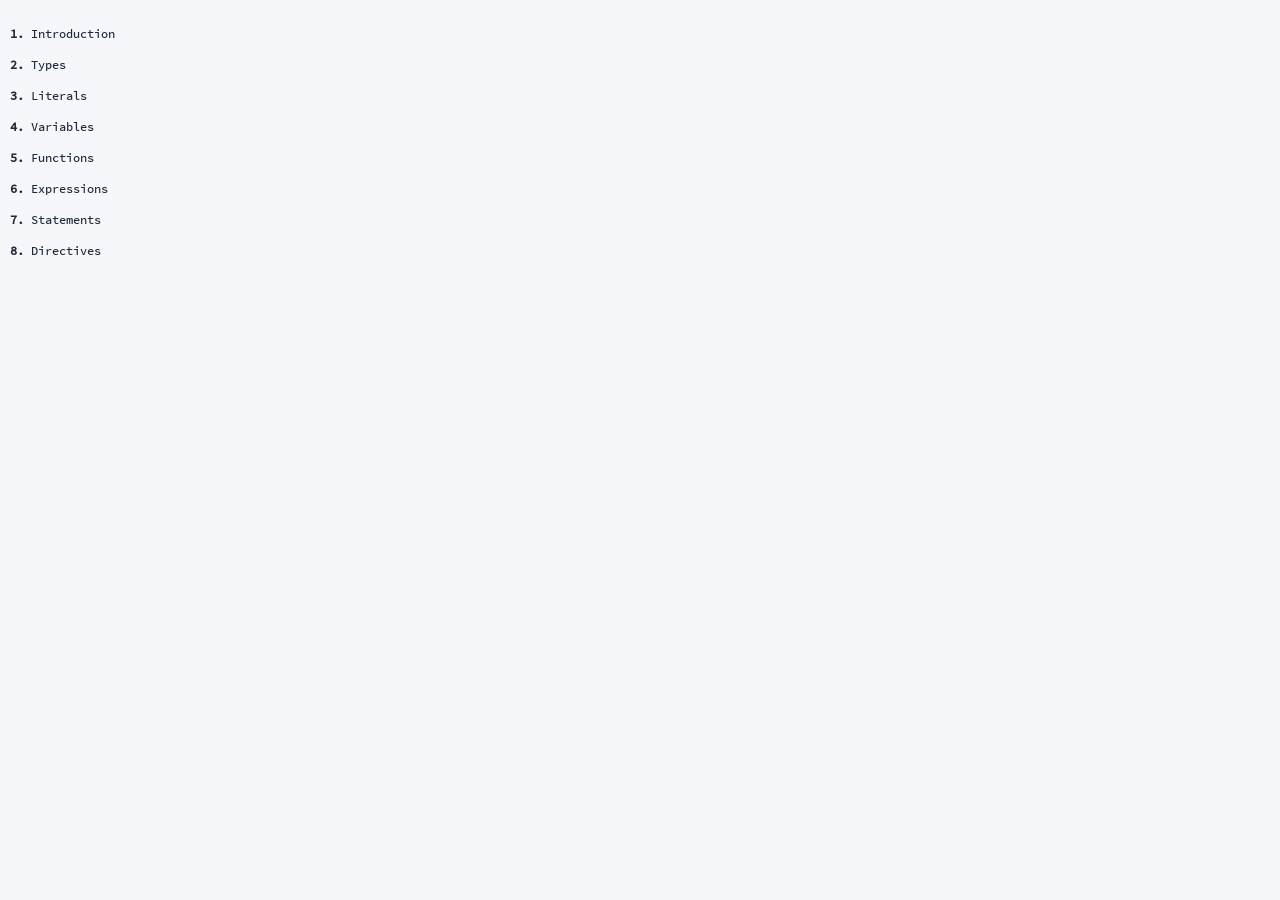
<file: lang-ref/toc.html>
<!DOCTYPE HTML>
<html lang="en" class="light" dir="ltr">
    <head>
        <!-- sidebar iframe generated using mdBook

        This is a frame, and not included directly in the page, to control the total size of the
        book. The TOC contains an entry for each page, so if each page includes a copy of the TOC,
        the total size of the page becomes O(n**2).

        The frame is only used as a fallback when JS is turned off. When it's on, the sidebar is
        instead added to the main page by `toc.js` instead. The JavaScript mode is better
        because, when running in a `file:///` URL, the iframed page would not be Same-Origin as
        the rest of the page, so the sidebar and the main page theme would fall out of sync.
        -->
        <meta charset="UTF-8">
        <meta name="robots" content="noindex">
        <!-- Custom HTML head -->
        <meta name="viewport" content="width=device-width, initial-scale=1">
        <meta name="theme-color" content="#ffffff">
        <link rel="stylesheet" href="css/variables-5b4156ee.css">
        <link rel="stylesheet" href="css/general-e0551ba4.css">
        <link rel="stylesheet" href="css/chrome-79c0ab15.css">
        <link rel="stylesheet" href="css/print-c2b69987.css" media="print">
        <!-- Fonts -->
        <link rel="stylesheet" href="fonts/fonts-9644e21d.css">
        <!-- Custom theme stylesheets -->
        <link rel="stylesheet" href="theme/custom-aa0e2d58.css">
    </head>
    <body class="sidebar-iframe-inner">
        <ol class="chapter"><li class="chapter-item "><span class="chapter-link-wrapper"><a href="introduction.html" target="_parent"><strong aria-hidden="true">1.</strong> Introduction</a></span></li><li class="chapter-item "><span class="chapter-link-wrapper"><a href="types.html" target="_parent"><strong aria-hidden="true">2.</strong> Types</a></span></li><li class="chapter-item "><span class="chapter-link-wrapper"><a href="literals.html" target="_parent"><strong aria-hidden="true">3.</strong> Literals</a></span></li><li class="chapter-item "><span class="chapter-link-wrapper"><a href="variables.html" target="_parent"><strong aria-hidden="true">4.</strong> Variables</a></span></li><li class="chapter-item "><span class="chapter-link-wrapper"><a href="functions.html" target="_parent"><strong aria-hidden="true">5.</strong> Functions</a></span></li><li class="chapter-item "><span class="chapter-link-wrapper"><a href="expressions.html" target="_parent"><strong aria-hidden="true">6.</strong> Expressions</a></span></li><li class="chapter-item "><span class="chapter-link-wrapper"><a href="statements.html" target="_parent"><strong aria-hidden="true">7.</strong> Statements</a></span></li><li class="chapter-item "><span class="chapter-link-wrapper"><a href="directives.html" target="_parent"><strong aria-hidden="true">8.</strong> Directives</a></span></li></ol>
    </body>
</html>
</file>
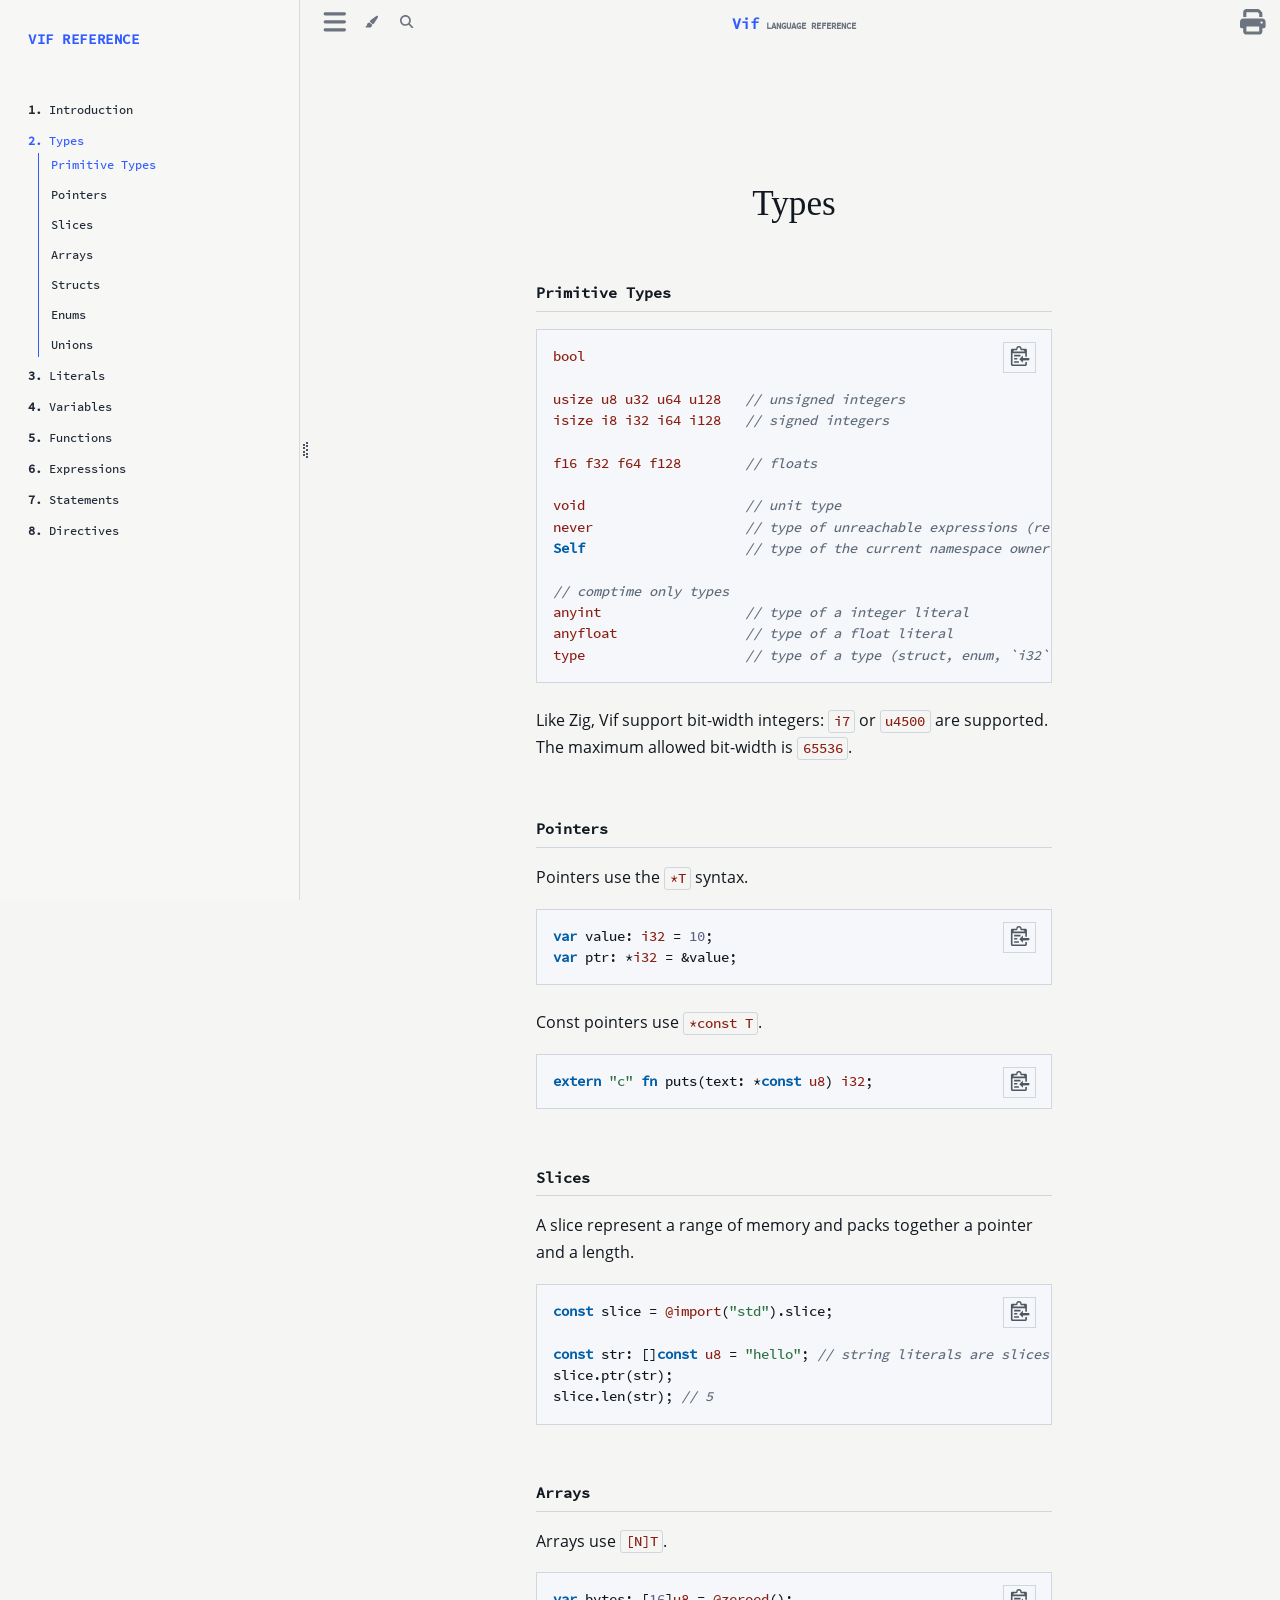
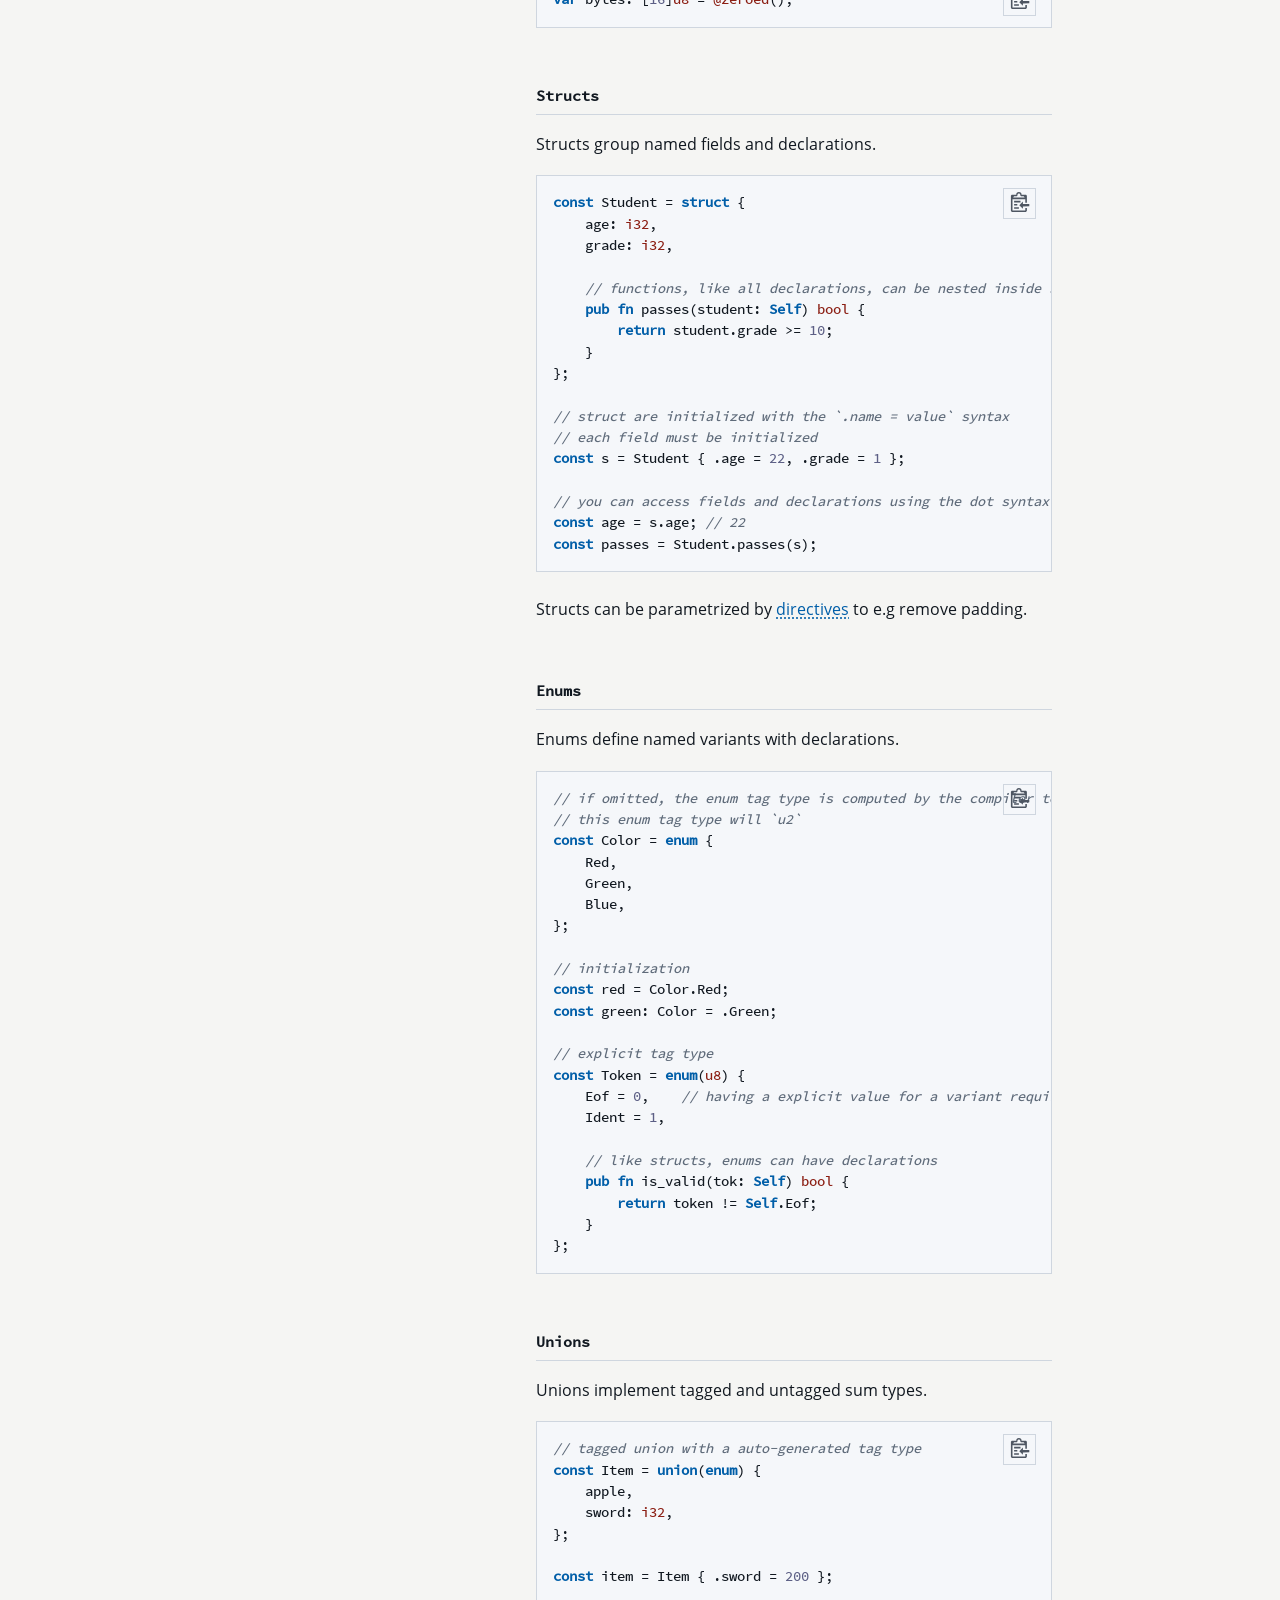
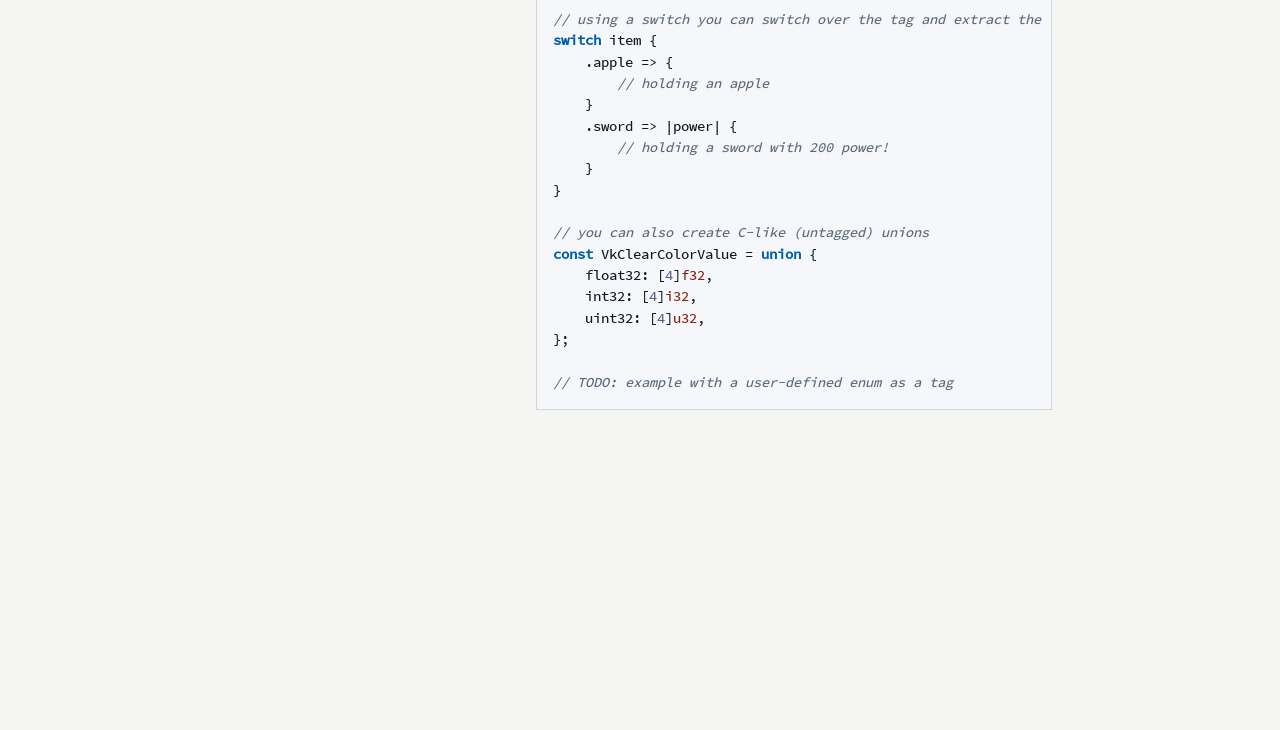
<file: lang-ref/types.html>
<!DOCTYPE HTML>
<html lang="en" class="light sidebar-visible" dir="ltr">
    <head>
        <!-- Book generated using mdBook -->
        <meta charset="UTF-8">
        <title>Types - Vif language reference</title>


        <!-- Custom HTML head -->

        <meta name="description" content="">
        <meta name="viewport" content="width=device-width, initial-scale=1">
        <meta name="theme-color" content="#ffffff">

        <link rel="icon" href="favicon-de23e50b.svg">
        <link rel="shortcut icon" href="favicon-8114d1fc.png">
        <link rel="stylesheet" href="css/variables-5b4156ee.css">
        <link rel="stylesheet" href="css/general-e0551ba4.css">
        <link rel="stylesheet" href="css/chrome-79c0ab15.css">
        <link rel="stylesheet" href="css/print-c2b69987.css" media="print">

        <!-- Fonts -->
        <link rel="stylesheet" href="fonts/fonts-9644e21d.css">

        <!-- Highlight.js Stylesheets -->
        <link rel="stylesheet" id="mdbook-highlight-css" href="highlight-ce514ef0.css">
        <link rel="stylesheet" id="mdbook-tomorrow-night-css" href="tomorrow-night-4c0ae647.css">
        <link rel="stylesheet" id="mdbook-ayu-highlight-css" href="ayu-highlight-3fdfc3ac.css">

        <!-- Custom theme stylesheets -->
        <link rel="stylesheet" href="theme/custom-aa0e2d58.css">


        <!-- Provide site root and default themes to javascript -->
        <script>
            const path_to_root = "";
            const default_light_theme = "light";
            const default_dark_theme = "navy";
            window.path_to_searchindex_js = "searchindex-6ca10c5f.js";
        </script>
        <!-- Start loading toc.js asap -->
        <script src="toc-c041e396.js"></script>
    </head>
    <body>
    <div id="mdbook-help-container">
        <div id="mdbook-help-popup">
            <h2 class="mdbook-help-title">Keyboard shortcuts</h2>
            <div>
                <p>Press <kbd>←</kbd> or <kbd>→</kbd> to navigate between chapters</p>
                <p>Press <kbd>S</kbd> or <kbd>/</kbd> to search in the book</p>
                <p>Press <kbd>?</kbd> to show this help</p>
                <p>Press <kbd>Esc</kbd> to hide this help</p>
            </div>
        </div>
    </div>
    <div id="mdbook-body-container">
        <!-- Work around some values being stored in localStorage wrapped in quotes -->
        <script>
            try {
                let theme = localStorage.getItem('mdbook-theme');
                let sidebar = localStorage.getItem('mdbook-sidebar');

                if (theme.startsWith('"') && theme.endsWith('"')) {
                    localStorage.setItem('mdbook-theme', theme.slice(1, theme.length - 1));
                }

                if (sidebar.startsWith('"') && sidebar.endsWith('"')) {
                    localStorage.setItem('mdbook-sidebar', sidebar.slice(1, sidebar.length - 1));
                }
            } catch (e) { }
        </script>

        <!-- Set the theme before any content is loaded, prevents flash -->
        <script>
            const default_theme = window.matchMedia("(prefers-color-scheme: dark)").matches ? default_dark_theme : default_light_theme;
            let theme;
            try { theme = localStorage.getItem('mdbook-theme'); } catch(e) { }
            if (theme === null || theme === undefined) { theme = default_theme; }
            if (!["light", "coal"].includes(theme)) { theme = default_theme; }
            const html = document.documentElement;
            html.classList.remove('light')
            html.classList.add(theme);
            html.classList.add("js");
        </script>

        <input type="checkbox" id="mdbook-sidebar-toggle-anchor" class="hidden">

        <!-- Hide / unhide sidebar before it is displayed -->
        <script>
            let sidebar = null;
            const sidebar_toggle = document.getElementById("mdbook-sidebar-toggle-anchor");
            if (document.body.clientWidth >= 1080) {
                try { sidebar = localStorage.getItem('mdbook-sidebar'); } catch(e) { }
                sidebar = sidebar || 'visible';
            } else {
                sidebar = 'hidden';
                sidebar_toggle.checked = false;
            }
            if (sidebar === 'visible') {
                sidebar_toggle.checked = true;
            } else {
                html.classList.remove('sidebar-visible');
            }
        </script>

        <nav id="mdbook-sidebar" class="sidebar" aria-label="Table of contents">
            <!-- populated by js -->
            <mdbook-sidebar-scrollbox class="sidebar-scrollbox"></mdbook-sidebar-scrollbox>
            <noscript>
                <iframe class="sidebar-iframe-outer" src="toc.html"></iframe>
            </noscript>
            <div id="mdbook-sidebar-resize-handle" class="sidebar-resize-handle">
                <div class="sidebar-resize-indicator"></div>
            </div>
        </nav>

        <div id="mdbook-page-wrapper" class="page-wrapper">

            <div class="page">
                <div id="mdbook-menu-bar-hover-placeholder"></div>
                <div id="mdbook-menu-bar" class="menu-bar sticky">
                    <div class="left-buttons">
                        <label id="mdbook-sidebar-toggle" class="icon-button" for="mdbook-sidebar-toggle-anchor" title="Toggle Table of Contents" aria-label="Toggle Table of Contents" aria-controls="mdbook-sidebar">
                            <span class=fa-svg><svg xmlns="http://www.w3.org/2000/svg" viewBox="0 0 448 512"><!--! Font Awesome Free 6.2.0 by @fontawesome - https://fontawesome.com License - https://fontawesome.com/license/free (Icons: CC BY 4.0, Fonts: SIL OFL 1.1, Code: MIT License) Copyright 2022 Fonticons, Inc. --><path d="M0 96C0 78.3 14.3 64 32 64H416c17.7 0 32 14.3 32 32s-14.3 32-32 32H32C14.3 128 0 113.7 0 96zM0 256c0-17.7 14.3-32 32-32H416c17.7 0 32 14.3 32 32s-14.3 32-32 32H32c-17.7 0-32-14.3-32-32zM448 416c0 17.7-14.3 32-32 32H32c-17.7 0-32-14.3-32-32s14.3-32 32-32H416c17.7 0 32 14.3 32 32z"/></svg></span>
                        </label>
                        <button id="mdbook-theme-toggle" class="icon-button" type="button" title="Change theme" aria-label="Change theme" aria-haspopup="true" aria-expanded="false" aria-controls="mdbook-theme-list">
                            <span class=fa-svg><svg xmlns="http://www.w3.org/2000/svg" viewBox="0 0 576 512"><!--! Font Awesome Free 6.2.0 by @fontawesome - https://fontawesome.com License - https://fontawesome.com/license/free (Icons: CC BY 4.0, Fonts: SIL OFL 1.1, Code: MIT License) Copyright 2022 Fonticons, Inc. --><path d="M371.3 367.1c27.3-3.9 51.9-19.4 67.2-42.9L600.2 74.1c12.6-19.5 9.4-45.3-7.6-61.2S549.7-4.4 531.1 9.6L294.4 187.2c-24 18-38.2 46.1-38.4 76.1L371.3 367.1zm-19.6 25.4l-116-104.4C175.9 290.3 128 339.6 128 400c0 3.9 .2 7.8 .6 11.6c1.8 17.5-10.2 36.4-27.8 36.4H96c-17.7 0-32 14.3-32 32s14.3 32 32 32H240c61.9 0 112-50.1 112-112c0-2.5-.1-5-.2-7.5z"/></svg></span>
                        </button>
                        <ul id="mdbook-theme-list" class="theme-popup" aria-label="Themes" role="menu">
                            <li role="none"><button role="menuitem" class="theme" id="mdbook-theme-default_theme">Auto</button></li>
                            <li role="none"><button role="menuitem" class="theme" id="mdbook-theme-light">Light</button></li>
                            <li role="none"><button role="menuitem" class="theme" id="mdbook-theme-coal">Dark</button></li>
                        </ul>
                        <button id="mdbook-search-toggle" class="icon-button" type="button" title="Search (`/`)" aria-label="Toggle Searchbar" aria-expanded="false" aria-keyshortcuts="/ s" aria-controls="mdbook-searchbar">
                            <span class=fa-svg><svg xmlns="http://www.w3.org/2000/svg" viewBox="0 0 512 512"><!--! Font Awesome Free 6.2.0 by @fontawesome - https://fontawesome.com License - https://fontawesome.com/license/free (Icons: CC BY 4.0, Fonts: SIL OFL 1.1, Code: MIT License) Copyright 2022 Fonticons, Inc. --><path d="M416 208c0 45.9-14.9 88.3-40 122.7L502.6 457.4c12.5 12.5 12.5 32.8 0 45.3s-32.8 12.5-45.3 0L330.7 376c-34.4 25.2-76.8 40-122.7 40C93.1 416 0 322.9 0 208S93.1 0 208 0S416 93.1 416 208zM208 352c79.5 0 144-64.5 144-144s-64.5-144-144-144S64 128.5 64 208s64.5 144 144 144z"/></svg></span>
                        </button>
                    </div>

                    <h1 class="menu-title">
                        <a class="vif-wordmark" href="index.html" aria-label="Vif language reference">
                            <span class="vif-wordmark-name">Vif</span>
                            <span class="vif-wordmark-subtitle">Language Reference</span>
                        </a>
                    </h1>

                    <div class="right-buttons">
                        <a href="print.html" title="Print this book" aria-label="Print this book">
                            <span class=fa-svg id="print-button"><svg xmlns="http://www.w3.org/2000/svg" viewBox="0 0 512 512"><!--! Font Awesome Free 6.2.0 by @fontawesome - https://fontawesome.com License - https://fontawesome.com/license/free (Icons: CC BY 4.0, Fonts: SIL OFL 1.1, Code: MIT License) Copyright 2022 Fonticons, Inc. --><path d="M128 0C92.7 0 64 28.7 64 64v96h64V64H354.7L384 93.3V160h64V93.3c0-17-6.7-33.3-18.7-45.3L400 18.7C388 6.7 371.7 0 354.7 0H128zM384 352v32 64H128V384 368 352H384zm64 32h32c17.7 0 32-14.3 32-32V256c0-35.3-28.7-64-64-64H64c-35.3 0-64 28.7-64 64v96c0 17.7 14.3 32 32 32H64v64c0 35.3 28.7 64 64 64H384c35.3 0 64-28.7 64-64V384zm-16-88c-13.3 0-24-10.7-24-24s10.7-24 24-24s24 10.7 24 24s-10.7 24-24 24z"/></svg></span>
                        </a>

                    </div>
                </div>

                <div id="mdbook-search-wrapper" class="hidden">
                    <form id="mdbook-searchbar-outer" class="searchbar-outer">
                        <div class="search-wrapper">
                            <input type="search" id="mdbook-searchbar" name="searchbar" placeholder="Search this book ..." aria-controls="mdbook-searchresults-outer" aria-describedby="searchresults-header">
                            <div class="spinner-wrapper">
                                <span class=fa-svg id="fa-spin"><svg xmlns="http://www.w3.org/2000/svg" viewBox="0 0 512 512"><!--! Font Awesome Free 6.2.0 by @fontawesome - https://fontawesome.com License - https://fontawesome.com/license/free (Icons: CC BY 4.0, Fonts: SIL OFL 1.1, Code: MIT License) Copyright 2022 Fonticons, Inc. --><path d="M304 48c0-26.5-21.5-48-48-48s-48 21.5-48 48s21.5 48 48 48s48-21.5 48-48zm0 416c0-26.5-21.5-48-48-48s-48 21.5-48 48s21.5 48 48 48s48-21.5 48-48zM48 304c26.5 0 48-21.5 48-48s-21.5-48-48-48s-48 21.5-48 48s21.5 48 48 48zm464-48c0-26.5-21.5-48-48-48s-48 21.5-48 48s21.5 48 48 48s48-21.5 48-48zM142.9 437c18.7-18.7 18.7-49.1 0-67.9s-49.1-18.7-67.9 0s-18.7 49.1 0 67.9s49.1 18.7 67.9 0zm0-294.2c18.7-18.7 18.7-49.1 0-67.9S93.7 56.2 75 75s-18.7 49.1 0 67.9s49.1 18.7 67.9 0zM369.1 437c18.7 18.7 49.1 18.7 67.9 0s18.7-49.1 0-67.9s-49.1-18.7-67.9 0s-18.7 49.1 0 67.9z"/></svg></span>
                            </div>
                        </div>
                    </form>
                    <div id="mdbook-searchresults-outer" class="searchresults-outer hidden">
                        <div id="mdbook-searchresults-header" class="searchresults-header"></div>
                        <ul id="mdbook-searchresults">
                        </ul>
                    </div>
                </div>

                <!-- Apply ARIA attributes after the sidebar and the sidebar toggle button are added to the DOM -->
                <script>
                    document.getElementById('mdbook-sidebar-toggle').setAttribute('aria-expanded', sidebar === 'visible');
                    document.getElementById('mdbook-sidebar').setAttribute('aria-hidden', sidebar !== 'visible');
                    Array.from(document.querySelectorAll('#mdbook-sidebar a')).forEach(function(link) {
                        link.setAttribute('tabIndex', sidebar === 'visible' ? 0 : -1);
                    });
                </script>

                <div id="mdbook-content" class="content">
                    <main>
                        <h1 id="types"><a class="header" href="#types">Types</a></h1>
<h2 id="primitive-types"><a class="header" href="#primitive-types">Primitive Types</a></h2>
<pre><code class="language-vif">bool

usize u8 u32 u64 u128   // unsigned integers
isize i8 i32 i64 i128   // signed integers

f16 f32 f64 f128        // floats

void                    // unit type
never                   // type of unreachable expressions (return, break, @unreachable)
Self                    // type of the current namespace owner

// comptime only types
anyint                  // type of a integer literal
anyfloat                // type of a float literal
type                    // type of a type (struct, enum, `i32`, ...)
</code></pre>
<p>Like Zig, Vif support bit-width integers: <code>i7</code> or <code>u4500</code> are supported. The maximum allowed bit-width is <code>65536</code>.</p>
<h2 id="pointers"><a class="header" href="#pointers">Pointers</a></h2>
<p>Pointers use the <code>*T</code> syntax.</p>
<pre><code class="language-vif">var value: i32 = 10;
var ptr: *i32 = &amp;value;
</code></pre>
<p>Const pointers use <code>*const T</code>.</p>
<pre><code class="language-vif">extern "c" fn puts(text: *const u8) i32;
</code></pre>
<h2 id="slices"><a class="header" href="#slices">Slices</a></h2>
<p>A slice represent a range of memory and packs together a pointer and a length.</p>
<pre><code class="language-vif">const slice = @import("std").slice;

const str: []const u8 = "hello"; // string literals are slices of u8
slice.ptr(str);
slice.len(str); // 5
</code></pre>
<h2 id="arrays"><a class="header" href="#arrays">Arrays</a></h2>
<p>Arrays use <code>[N]T</code>.</p>
<pre><code class="language-vif">var bytes: [16]u8 = @zeroed();
</code></pre>
<h2 id="structs"><a class="header" href="#structs">Structs</a></h2>
<p>Structs group named fields and declarations.</p>
<pre><code class="language-vif">const Student = struct {
    age: i32,
    grade: i32,

    // functions, like all declarations, can be nested inside structs
    pub fn passes(student: Self) bool {
        return student.grade &gt;= 10;
    }
};

// struct are initialized with the `.name = value` syntax
// each field must be initialized
const s = Student { .age = 22, .grade = 1 };

// you can access fields and declarations using the dot syntax
const age = s.age; // 22
const passes = Student.passes(s);
</code></pre>
<p>Structs can be parametrized by <a href="./directives.html">directives</a> to e.g remove padding.</p>
<h2 id="enums"><a class="header" href="#enums">Enums</a></h2>
<p>Enums define named variants with declarations.</p>
<pre><code class="language-vif">// if omitted, the enum tag type is computed by the compiler to fit the largest variant
// this enum tag type will `u2`
const Color = enum {
    Red,
    Green,
    Blue,
};

// initialization
const red = Color.Red;
const green: Color = .Green;

// explicit tag type
const Token = enum(u8) {
    Eof = 0,    // having a explicit value for a variant requires a explicit tag type
    Ident = 1,

    // like structs, enums can have declarations
    pub fn is_valid(tok: Self) bool {
        return token != Self.Eof;
    } 
};
</code></pre>
<h2 id="unions"><a class="header" href="#unions">Unions</a></h2>
<p>Unions implement tagged and untagged sum types.</p>
<pre><code class="language-vif">// tagged union with a auto-generated tag type
const Item = union(enum) {
    apple,
    sword: i32,
};

const item = Item { .sword = 200 };

// using a switch you can switch over the tag and extract the variant value
switch item {
    .apple =&gt; {
        // holding an apple
    }
    .sword =&gt; |power| {
        // holding a sword with 200 power!
    }
}

// you can also create C-like (untagged) unions
const VkClearColorValue = union {
    float32: [4]f32,
    int32: [4]i32,
    uint32: [4]u32,
};

// TODO: example with a user-defined enum as a tag
</code></pre>

                    </main>

                    <nav class="nav-wrapper" aria-label="Page navigation">
                        <!-- Mobile navigation buttons -->
                            <a rel="prev" href="introduction.html" class="mobile-nav-chapters previous" title="Previous chapter" aria-label="Previous chapter" aria-keyshortcuts="Left">
                                <span class=fa-svg><svg xmlns="http://www.w3.org/2000/svg" viewBox="0 0 320 512"><!--! Font Awesome Free 6.2.0 by @fontawesome - https://fontawesome.com License - https://fontawesome.com/license/free (Icons: CC BY 4.0, Fonts: SIL OFL 1.1, Code: MIT License) Copyright 2022 Fonticons, Inc. --><path d="M41.4 233.4c-12.5 12.5-12.5 32.8 0 45.3l160 160c12.5 12.5 32.8 12.5 45.3 0s12.5-32.8 0-45.3L109.3 256 246.6 118.6c12.5-12.5 12.5-32.8 0-45.3s-32.8-12.5-45.3 0l-160 160z"/></svg></span>
                            </a>

                            <a rel="next prefetch" href="literals.html" class="mobile-nav-chapters next" title="Next chapter" aria-label="Next chapter" aria-keyshortcuts="Right">
                                <span class=fa-svg><svg xmlns="http://www.w3.org/2000/svg" viewBox="0 0 320 512"><!--! Font Awesome Free 6.2.0 by @fontawesome - https://fontawesome.com License - https://fontawesome.com/license/free (Icons: CC BY 4.0, Fonts: SIL OFL 1.1, Code: MIT License) Copyright 2022 Fonticons, Inc. --><path d="M278.6 233.4c12.5 12.5 12.5 32.8 0 45.3l-160 160c-12.5 12.5-32.8 12.5-45.3 0s-12.5-32.8 0-45.3L210.7 256 73.4 118.6c-12.5-12.5-12.5-32.8 0-45.3s32.8-12.5 45.3 0l160 160z"/></svg></span>
                            </a>

                        <div style="clear: both"></div>
                    </nav>
                </div>
            </div>

            <nav class="nav-wide-wrapper" aria-label="Page navigation">
                    <a rel="prev" href="introduction.html" class="nav-chapters previous" title="Previous chapter" aria-label="Previous chapter" aria-keyshortcuts="Left">
                        <span class=fa-svg><svg xmlns="http://www.w3.org/2000/svg" viewBox="0 0 320 512"><!--! Font Awesome Free 6.2.0 by @fontawesome - https://fontawesome.com License - https://fontawesome.com/license/free (Icons: CC BY 4.0, Fonts: SIL OFL 1.1, Code: MIT License) Copyright 2022 Fonticons, Inc. --><path d="M41.4 233.4c-12.5 12.5-12.5 32.8 0 45.3l160 160c12.5 12.5 32.8 12.5 45.3 0s12.5-32.8 0-45.3L109.3 256 246.6 118.6c12.5-12.5 12.5-32.8 0-45.3s-32.8-12.5-45.3 0l-160 160z"/></svg></span>
                    </a>

                    <a rel="next prefetch" href="literals.html" class="nav-chapters next" title="Next chapter" aria-label="Next chapter" aria-keyshortcuts="Right">
                        <span class=fa-svg><svg xmlns="http://www.w3.org/2000/svg" viewBox="0 0 320 512"><!--! Font Awesome Free 6.2.0 by @fontawesome - https://fontawesome.com License - https://fontawesome.com/license/free (Icons: CC BY 4.0, Fonts: SIL OFL 1.1, Code: MIT License) Copyright 2022 Fonticons, Inc. --><path d="M278.6 233.4c12.5 12.5 12.5 32.8 0 45.3l-160 160c-12.5 12.5-32.8 12.5-45.3 0s-12.5-32.8 0-45.3L210.7 256 73.4 118.6c-12.5-12.5-12.5-32.8 0-45.3s32.8-12.5 45.3 0l160 160z"/></svg></span>
                    </a>
            </nav>

        </div>

        <template id=fa-eye><span class=fa-svg><svg xmlns="http://www.w3.org/2000/svg" viewBox="0 0 576 512"><!--! Font Awesome Free 6.2.0 by @fontawesome - https://fontawesome.com License - https://fontawesome.com/license/free (Icons: CC BY 4.0, Fonts: SIL OFL 1.1, Code: MIT License) Copyright 2022 Fonticons, Inc. --><path d="M288 32c-80.8 0-145.5 36.8-192.6 80.6C48.6 156 17.3 208 2.5 243.7c-3.3 7.9-3.3 16.7 0 24.6C17.3 304 48.6 356 95.4 399.4C142.5 443.2 207.2 480 288 480s145.5-36.8 192.6-80.6c46.8-43.5 78.1-95.4 93-131.1c3.3-7.9 3.3-16.7 0-24.6c-14.9-35.7-46.2-87.7-93-131.1C433.5 68.8 368.8 32 288 32zM432 256c0 79.5-64.5 144-144 144s-144-64.5-144-144s64.5-144 144-144s144 64.5 144 144zM288 192c0 35.3-28.7 64-64 64c-11.5 0-22.3-3-31.6-8.4c-.2 2.8-.4 5.5-.4 8.4c0 53 43 96 96 96s96-43 96-96s-43-96-96-96c-2.8 0-5.6 .1-8.4 .4c5.3 9.3 8.4 20.1 8.4 31.6z"/></svg></span></template>
        <template id=fa-eye-slash><span class=fa-svg><svg xmlns="http://www.w3.org/2000/svg" viewBox="0 0 640 512"><!--! Font Awesome Free 6.2.0 by @fontawesome - https://fontawesome.com License - https://fontawesome.com/license/free (Icons: CC BY 4.0, Fonts: SIL OFL 1.1, Code: MIT License) Copyright 2022 Fonticons, Inc. --><path d="M38.8 5.1C28.4-3.1 13.3-1.2 5.1 9.2S-1.2 34.7 9.2 42.9l592 464c10.4 8.2 25.5 6.3 33.7-4.1s6.3-25.5-4.1-33.7L525.6 386.7c39.6-40.6 66.4-86.1 79.9-118.4c3.3-7.9 3.3-16.7 0-24.6c-14.9-35.7-46.2-87.7-93-131.1C465.5 68.8 400.8 32 320 32c-68.2 0-125 26.3-169.3 60.8L38.8 5.1zM223.1 149.5C248.6 126.2 282.7 112 320 112c79.5 0 144 64.5 144 144c0 24.9-6.3 48.3-17.4 68.7L408 294.5c5.2-11.8 8-24.8 8-38.5c0-53-43-96-96-96c-2.8 0-5.6 .1-8.4 .4c5.3 9.3 8.4 20.1 8.4 31.6c0 10.2-2.4 19.8-6.6 28.3l-90.3-70.8zm223.1 298L373 389.9c-16.4 6.5-34.3 10.1-53 10.1c-79.5 0-144-64.5-144-144c0-6.9 .5-13.6 1.4-20.2L83.1 161.5C60.3 191.2 44 220.8 34.5 243.7c-3.3 7.9-3.3 16.7 0 24.6c14.9 35.7 46.2 87.7 93 131.1C174.5 443.2 239.2 480 320 480c47.8 0 89.9-12.9 126.2-32.5z"/></svg></span></template>
        <template id=fa-copy><span class=fa-svg><svg xmlns="http://www.w3.org/2000/svg" viewBox="0 0 512 512"><!--! Font Awesome Free 6.2.0 by @fontawesome - https://fontawesome.com License - https://fontawesome.com/license/free (Icons: CC BY 4.0, Fonts: SIL OFL 1.1, Code: MIT License) Copyright 2022 Fonticons, Inc. --><path d="M502.6 70.63l-61.25-61.25C435.4 3.371 427.2 0 418.7 0H255.1c-35.35 0-64 28.66-64 64l.0195 256C192 355.4 220.7 384 256 384h192c35.2 0 64-28.8 64-64V93.25C512 84.77 508.6 76.63 502.6 70.63zM464 320c0 8.836-7.164 16-16 16H255.1c-8.838 0-16-7.164-16-16L239.1 64.13c0-8.836 7.164-16 16-16h128L384 96c0 17.67 14.33 32 32 32h47.1V320zM272 448c0 8.836-7.164 16-16 16H63.1c-8.838 0-16-7.164-16-16L47.98 192.1c0-8.836 7.164-16 16-16H160V128H63.99c-35.35 0-64 28.65-64 64l.0098 256C.002 483.3 28.66 512 64 512h192c35.2 0 64-28.8 64-64v-32h-47.1L272 448z"/></svg></span></template>
        <template id=fa-play><span class=fa-svg><svg xmlns="http://www.w3.org/2000/svg" viewBox="0 0 384 512"><!--! Font Awesome Free 6.2.0 by @fontawesome - https://fontawesome.com License - https://fontawesome.com/license/free (Icons: CC BY 4.0, Fonts: SIL OFL 1.1, Code: MIT License) Copyright 2022 Fonticons, Inc. --><path d="M73 39c-14.8-9.1-33.4-9.4-48.5-.9S0 62.6 0 80V432c0 17.4 9.4 33.4 24.5 41.9s33.7 8.1 48.5-.9L361 297c14.3-8.7 23-24.2 23-41s-8.7-32.2-23-41L73 39z"/></svg></span></template>
        <template id=fa-clock-rotate-left><span class=fa-svg><svg xmlns="http://www.w3.org/2000/svg" viewBox="0 0 512 512"><!--! Font Awesome Free 6.2.0 by @fontawesome - https://fontawesome.com License - https://fontawesome.com/license/free (Icons: CC BY 4.0, Fonts: SIL OFL 1.1, Code: MIT License) Copyright 2022 Fonticons, Inc. --><path d="M75 75L41 41C25.9 25.9 0 36.6 0 57.9V168c0 13.3 10.7 24 24 24H134.1c21.4 0 32.1-25.9 17-41l-30.8-30.8C155 85.5 203 64 256 64c106 0 192 86 192 192s-86 192-192 192c-40.8 0-78.6-12.7-109.7-34.4c-14.5-10.1-34.4-6.6-44.6 7.9s-6.6 34.4 7.9 44.6C151.2 495 201.7 512 256 512c141.4 0 256-114.6 256-256S397.4 0 256 0C185.3 0 121.3 28.7 75 75zm181 53c-13.3 0-24 10.7-24 24V256c0 6.4 2.5 12.5 7 17l72 72c9.4 9.4 24.6 9.4 33.9 0s9.4-24.6 0-33.9l-65-65V152c0-13.3-10.7-24-24-24z"/></svg></span></template>



        <script>
            window.playground_copyable = true;
        </script>


        <script src="elasticlunr-ef4e11c1.min.js"></script>
        <script src="mark-09e88c2c.min.js"></script>
        <script src="searcher-09f2665d.js"></script>

        <script src="clipboard-1626706a.min.js"></script>
        <script src="highlight-abc7f01d.js"></script>
        <script src="book-37295fec.js"></script>

        <!-- Custom JS scripts -->



    </div>
    </body>
</html>
</file>
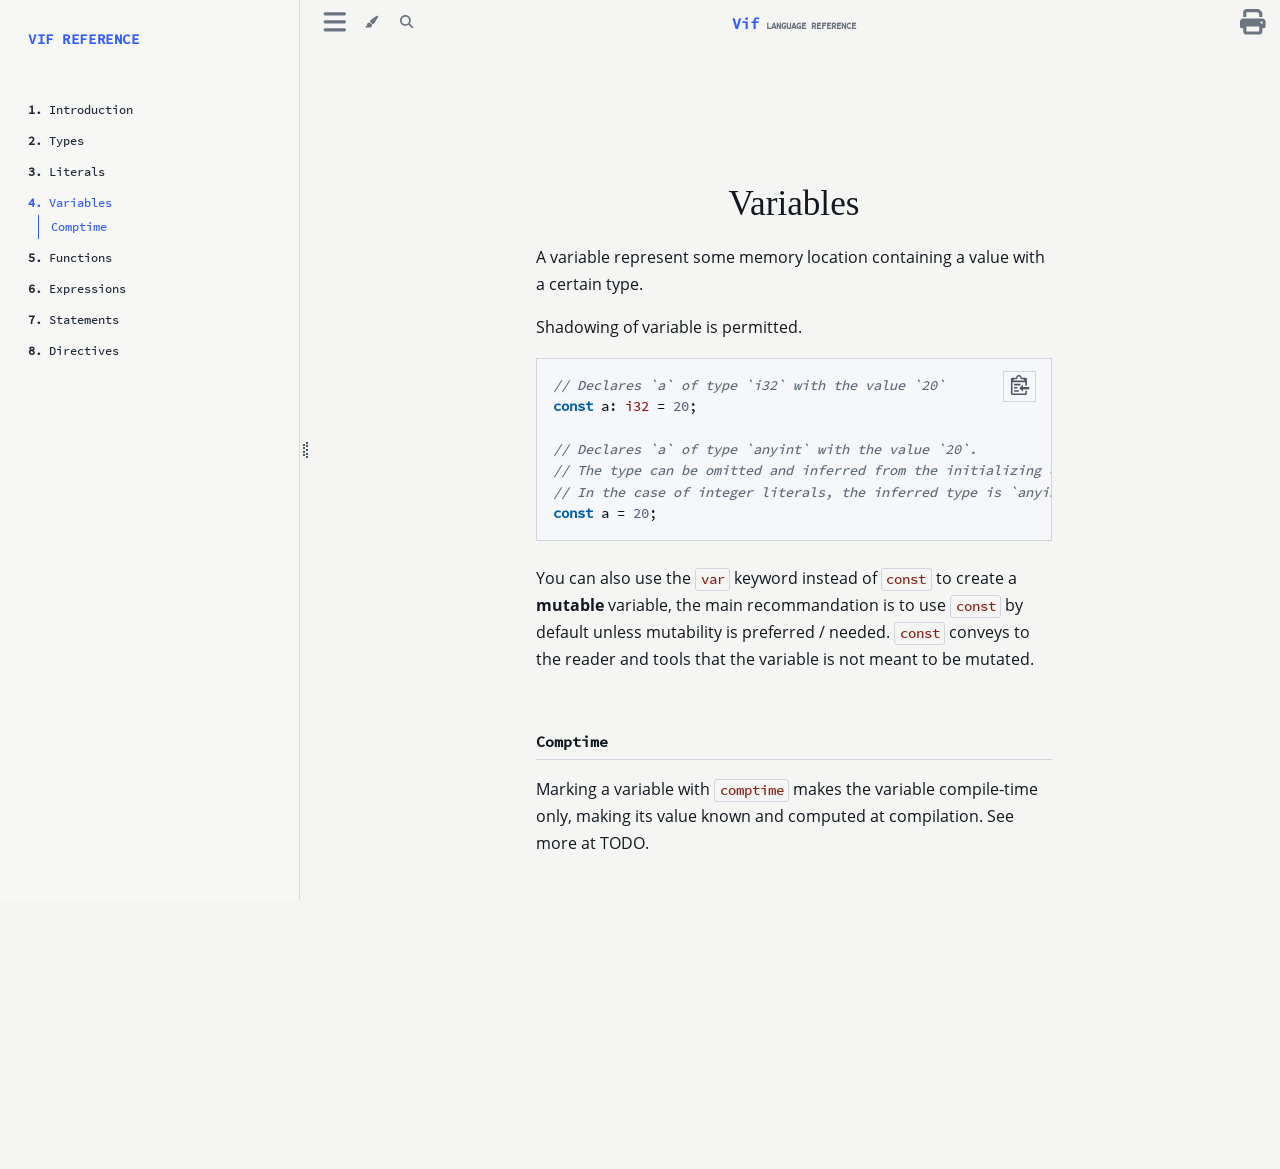
<file: lang-ref/variables.html>
<!DOCTYPE HTML>
<html lang="en" class="light sidebar-visible" dir="ltr">
    <head>
        <!-- Book generated using mdBook -->
        <meta charset="UTF-8">
        <title>Variables - Vif language reference</title>


        <!-- Custom HTML head -->

        <meta name="description" content="">
        <meta name="viewport" content="width=device-width, initial-scale=1">
        <meta name="theme-color" content="#ffffff">

        <link rel="icon" href="favicon-de23e50b.svg">
        <link rel="shortcut icon" href="favicon-8114d1fc.png">
        <link rel="stylesheet" href="css/variables-5b4156ee.css">
        <link rel="stylesheet" href="css/general-e0551ba4.css">
        <link rel="stylesheet" href="css/chrome-79c0ab15.css">
        <link rel="stylesheet" href="css/print-c2b69987.css" media="print">

        <!-- Fonts -->
        <link rel="stylesheet" href="fonts/fonts-9644e21d.css">

        <!-- Highlight.js Stylesheets -->
        <link rel="stylesheet" id="mdbook-highlight-css" href="highlight-ce514ef0.css">
        <link rel="stylesheet" id="mdbook-tomorrow-night-css" href="tomorrow-night-4c0ae647.css">
        <link rel="stylesheet" id="mdbook-ayu-highlight-css" href="ayu-highlight-3fdfc3ac.css">

        <!-- Custom theme stylesheets -->
        <link rel="stylesheet" href="theme/custom-aa0e2d58.css">


        <!-- Provide site root and default themes to javascript -->
        <script>
            const path_to_root = "";
            const default_light_theme = "light";
            const default_dark_theme = "navy";
            window.path_to_searchindex_js = "searchindex-6ca10c5f.js";
        </script>
        <!-- Start loading toc.js asap -->
        <script src="toc-c041e396.js"></script>
    </head>
    <body>
    <div id="mdbook-help-container">
        <div id="mdbook-help-popup">
            <h2 class="mdbook-help-title">Keyboard shortcuts</h2>
            <div>
                <p>Press <kbd>←</kbd> or <kbd>→</kbd> to navigate between chapters</p>
                <p>Press <kbd>S</kbd> or <kbd>/</kbd> to search in the book</p>
                <p>Press <kbd>?</kbd> to show this help</p>
                <p>Press <kbd>Esc</kbd> to hide this help</p>
            </div>
        </div>
    </div>
    <div id="mdbook-body-container">
        <!-- Work around some values being stored in localStorage wrapped in quotes -->
        <script>
            try {
                let theme = localStorage.getItem('mdbook-theme');
                let sidebar = localStorage.getItem('mdbook-sidebar');

                if (theme.startsWith('"') && theme.endsWith('"')) {
                    localStorage.setItem('mdbook-theme', theme.slice(1, theme.length - 1));
                }

                if (sidebar.startsWith('"') && sidebar.endsWith('"')) {
                    localStorage.setItem('mdbook-sidebar', sidebar.slice(1, sidebar.length - 1));
                }
            } catch (e) { }
        </script>

        <!-- Set the theme before any content is loaded, prevents flash -->
        <script>
            const default_theme = window.matchMedia("(prefers-color-scheme: dark)").matches ? default_dark_theme : default_light_theme;
            let theme;
            try { theme = localStorage.getItem('mdbook-theme'); } catch(e) { }
            if (theme === null || theme === undefined) { theme = default_theme; }
            if (!["light", "coal"].includes(theme)) { theme = default_theme; }
            const html = document.documentElement;
            html.classList.remove('light')
            html.classList.add(theme);
            html.classList.add("js");
        </script>

        <input type="checkbox" id="mdbook-sidebar-toggle-anchor" class="hidden">

        <!-- Hide / unhide sidebar before it is displayed -->
        <script>
            let sidebar = null;
            const sidebar_toggle = document.getElementById("mdbook-sidebar-toggle-anchor");
            if (document.body.clientWidth >= 1080) {
                try { sidebar = localStorage.getItem('mdbook-sidebar'); } catch(e) { }
                sidebar = sidebar || 'visible';
            } else {
                sidebar = 'hidden';
                sidebar_toggle.checked = false;
            }
            if (sidebar === 'visible') {
                sidebar_toggle.checked = true;
            } else {
                html.classList.remove('sidebar-visible');
            }
        </script>

        <nav id="mdbook-sidebar" class="sidebar" aria-label="Table of contents">
            <!-- populated by js -->
            <mdbook-sidebar-scrollbox class="sidebar-scrollbox"></mdbook-sidebar-scrollbox>
            <noscript>
                <iframe class="sidebar-iframe-outer" src="toc.html"></iframe>
            </noscript>
            <div id="mdbook-sidebar-resize-handle" class="sidebar-resize-handle">
                <div class="sidebar-resize-indicator"></div>
            </div>
        </nav>

        <div id="mdbook-page-wrapper" class="page-wrapper">

            <div class="page">
                <div id="mdbook-menu-bar-hover-placeholder"></div>
                <div id="mdbook-menu-bar" class="menu-bar sticky">
                    <div class="left-buttons">
                        <label id="mdbook-sidebar-toggle" class="icon-button" for="mdbook-sidebar-toggle-anchor" title="Toggle Table of Contents" aria-label="Toggle Table of Contents" aria-controls="mdbook-sidebar">
                            <span class=fa-svg><svg xmlns="http://www.w3.org/2000/svg" viewBox="0 0 448 512"><!--! Font Awesome Free 6.2.0 by @fontawesome - https://fontawesome.com License - https://fontawesome.com/license/free (Icons: CC BY 4.0, Fonts: SIL OFL 1.1, Code: MIT License) Copyright 2022 Fonticons, Inc. --><path d="M0 96C0 78.3 14.3 64 32 64H416c17.7 0 32 14.3 32 32s-14.3 32-32 32H32C14.3 128 0 113.7 0 96zM0 256c0-17.7 14.3-32 32-32H416c17.7 0 32 14.3 32 32s-14.3 32-32 32H32c-17.7 0-32-14.3-32-32zM448 416c0 17.7-14.3 32-32 32H32c-17.7 0-32-14.3-32-32s14.3-32 32-32H416c17.7 0 32 14.3 32 32z"/></svg></span>
                        </label>
                        <button id="mdbook-theme-toggle" class="icon-button" type="button" title="Change theme" aria-label="Change theme" aria-haspopup="true" aria-expanded="false" aria-controls="mdbook-theme-list">
                            <span class=fa-svg><svg xmlns="http://www.w3.org/2000/svg" viewBox="0 0 576 512"><!--! Font Awesome Free 6.2.0 by @fontawesome - https://fontawesome.com License - https://fontawesome.com/license/free (Icons: CC BY 4.0, Fonts: SIL OFL 1.1, Code: MIT License) Copyright 2022 Fonticons, Inc. --><path d="M371.3 367.1c27.3-3.9 51.9-19.4 67.2-42.9L600.2 74.1c12.6-19.5 9.4-45.3-7.6-61.2S549.7-4.4 531.1 9.6L294.4 187.2c-24 18-38.2 46.1-38.4 76.1L371.3 367.1zm-19.6 25.4l-116-104.4C175.9 290.3 128 339.6 128 400c0 3.9 .2 7.8 .6 11.6c1.8 17.5-10.2 36.4-27.8 36.4H96c-17.7 0-32 14.3-32 32s14.3 32 32 32H240c61.9 0 112-50.1 112-112c0-2.5-.1-5-.2-7.5z"/></svg></span>
                        </button>
                        <ul id="mdbook-theme-list" class="theme-popup" aria-label="Themes" role="menu">
                            <li role="none"><button role="menuitem" class="theme" id="mdbook-theme-default_theme">Auto</button></li>
                            <li role="none"><button role="menuitem" class="theme" id="mdbook-theme-light">Light</button></li>
                            <li role="none"><button role="menuitem" class="theme" id="mdbook-theme-coal">Dark</button></li>
                        </ul>
                        <button id="mdbook-search-toggle" class="icon-button" type="button" title="Search (`/`)" aria-label="Toggle Searchbar" aria-expanded="false" aria-keyshortcuts="/ s" aria-controls="mdbook-searchbar">
                            <span class=fa-svg><svg xmlns="http://www.w3.org/2000/svg" viewBox="0 0 512 512"><!--! Font Awesome Free 6.2.0 by @fontawesome - https://fontawesome.com License - https://fontawesome.com/license/free (Icons: CC BY 4.0, Fonts: SIL OFL 1.1, Code: MIT License) Copyright 2022 Fonticons, Inc. --><path d="M416 208c0 45.9-14.9 88.3-40 122.7L502.6 457.4c12.5 12.5 12.5 32.8 0 45.3s-32.8 12.5-45.3 0L330.7 376c-34.4 25.2-76.8 40-122.7 40C93.1 416 0 322.9 0 208S93.1 0 208 0S416 93.1 416 208zM208 352c79.5 0 144-64.5 144-144s-64.5-144-144-144S64 128.5 64 208s64.5 144 144 144z"/></svg></span>
                        </button>
                    </div>

                    <h1 class="menu-title">
                        <a class="vif-wordmark" href="index.html" aria-label="Vif language reference">
                            <span class="vif-wordmark-name">Vif</span>
                            <span class="vif-wordmark-subtitle">Language Reference</span>
                        </a>
                    </h1>

                    <div class="right-buttons">
                        <a href="print.html" title="Print this book" aria-label="Print this book">
                            <span class=fa-svg id="print-button"><svg xmlns="http://www.w3.org/2000/svg" viewBox="0 0 512 512"><!--! Font Awesome Free 6.2.0 by @fontawesome - https://fontawesome.com License - https://fontawesome.com/license/free (Icons: CC BY 4.0, Fonts: SIL OFL 1.1, Code: MIT License) Copyright 2022 Fonticons, Inc. --><path d="M128 0C92.7 0 64 28.7 64 64v96h64V64H354.7L384 93.3V160h64V93.3c0-17-6.7-33.3-18.7-45.3L400 18.7C388 6.7 371.7 0 354.7 0H128zM384 352v32 64H128V384 368 352H384zm64 32h32c17.7 0 32-14.3 32-32V256c0-35.3-28.7-64-64-64H64c-35.3 0-64 28.7-64 64v96c0 17.7 14.3 32 32 32H64v64c0 35.3 28.7 64 64 64H384c35.3 0 64-28.7 64-64V384zm-16-88c-13.3 0-24-10.7-24-24s10.7-24 24-24s24 10.7 24 24s-10.7 24-24 24z"/></svg></span>
                        </a>

                    </div>
                </div>

                <div id="mdbook-search-wrapper" class="hidden">
                    <form id="mdbook-searchbar-outer" class="searchbar-outer">
                        <div class="search-wrapper">
                            <input type="search" id="mdbook-searchbar" name="searchbar" placeholder="Search this book ..." aria-controls="mdbook-searchresults-outer" aria-describedby="searchresults-header">
                            <div class="spinner-wrapper">
                                <span class=fa-svg id="fa-spin"><svg xmlns="http://www.w3.org/2000/svg" viewBox="0 0 512 512"><!--! Font Awesome Free 6.2.0 by @fontawesome - https://fontawesome.com License - https://fontawesome.com/license/free (Icons: CC BY 4.0, Fonts: SIL OFL 1.1, Code: MIT License) Copyright 2022 Fonticons, Inc. --><path d="M304 48c0-26.5-21.5-48-48-48s-48 21.5-48 48s21.5 48 48 48s48-21.5 48-48zm0 416c0-26.5-21.5-48-48-48s-48 21.5-48 48s21.5 48 48 48s48-21.5 48-48zM48 304c26.5 0 48-21.5 48-48s-21.5-48-48-48s-48 21.5-48 48s21.5 48 48 48zm464-48c0-26.5-21.5-48-48-48s-48 21.5-48 48s21.5 48 48 48s48-21.5 48-48zM142.9 437c18.7-18.7 18.7-49.1 0-67.9s-49.1-18.7-67.9 0s-18.7 49.1 0 67.9s49.1 18.7 67.9 0zm0-294.2c18.7-18.7 18.7-49.1 0-67.9S93.7 56.2 75 75s-18.7 49.1 0 67.9s49.1 18.7 67.9 0zM369.1 437c18.7 18.7 49.1 18.7 67.9 0s18.7-49.1 0-67.9s-49.1-18.7-67.9 0s-18.7 49.1 0 67.9z"/></svg></span>
                            </div>
                        </div>
                    </form>
                    <div id="mdbook-searchresults-outer" class="searchresults-outer hidden">
                        <div id="mdbook-searchresults-header" class="searchresults-header"></div>
                        <ul id="mdbook-searchresults">
                        </ul>
                    </div>
                </div>

                <!-- Apply ARIA attributes after the sidebar and the sidebar toggle button are added to the DOM -->
                <script>
                    document.getElementById('mdbook-sidebar-toggle').setAttribute('aria-expanded', sidebar === 'visible');
                    document.getElementById('mdbook-sidebar').setAttribute('aria-hidden', sidebar !== 'visible');
                    Array.from(document.querySelectorAll('#mdbook-sidebar a')).forEach(function(link) {
                        link.setAttribute('tabIndex', sidebar === 'visible' ? 0 : -1);
                    });
                </script>

                <div id="mdbook-content" class="content">
                    <main>
                        <h1 id="variables"><a class="header" href="#variables">Variables</a></h1>
<p>A variable represent some memory location containing a value with a certain type.</p>
<p>Shadowing of variable is permitted.</p>
<pre><code class="language-vif">// Declares `a` of type `i32` with the value `20`
const a: i32 = 20;

// Declares `a` of type `anyint` with the value `20`.
// The type can be omitted and inferred from the initializing expression. 
// In the case of integer literals, the inferred type is `anyint` unless a explicit type suffix is provided.  
const a = 20;
</code></pre>
<p>You can also use the <code>var</code> keyword instead of <code>const</code> to create a <strong>mutable</strong> variable, the main recommandation is to use <code>const</code> by default unless mutability is preferred / needed. <code>const</code> conveys to the reader and tools that the variable is not meant to be mutated.</p>
<h2 id="comptime"><a class="header" href="#comptime">Comptime</a></h2>
<p>Marking a variable with <code>comptime</code> makes the variable compile-time only, making its value known and computed at compilation. See more at TODO.</p>

                    </main>

                    <nav class="nav-wrapper" aria-label="Page navigation">
                        <!-- Mobile navigation buttons -->
                            <a rel="prev" href="literals.html" class="mobile-nav-chapters previous" title="Previous chapter" aria-label="Previous chapter" aria-keyshortcuts="Left">
                                <span class=fa-svg><svg xmlns="http://www.w3.org/2000/svg" viewBox="0 0 320 512"><!--! Font Awesome Free 6.2.0 by @fontawesome - https://fontawesome.com License - https://fontawesome.com/license/free (Icons: CC BY 4.0, Fonts: SIL OFL 1.1, Code: MIT License) Copyright 2022 Fonticons, Inc. --><path d="M41.4 233.4c-12.5 12.5-12.5 32.8 0 45.3l160 160c12.5 12.5 32.8 12.5 45.3 0s12.5-32.8 0-45.3L109.3 256 246.6 118.6c12.5-12.5 12.5-32.8 0-45.3s-32.8-12.5-45.3 0l-160 160z"/></svg></span>
                            </a>

                            <a rel="next prefetch" href="functions.html" class="mobile-nav-chapters next" title="Next chapter" aria-label="Next chapter" aria-keyshortcuts="Right">
                                <span class=fa-svg><svg xmlns="http://www.w3.org/2000/svg" viewBox="0 0 320 512"><!--! Font Awesome Free 6.2.0 by @fontawesome - https://fontawesome.com License - https://fontawesome.com/license/free (Icons: CC BY 4.0, Fonts: SIL OFL 1.1, Code: MIT License) Copyright 2022 Fonticons, Inc. --><path d="M278.6 233.4c12.5 12.5 12.5 32.8 0 45.3l-160 160c-12.5 12.5-32.8 12.5-45.3 0s-12.5-32.8 0-45.3L210.7 256 73.4 118.6c-12.5-12.5-12.5-32.8 0-45.3s32.8-12.5 45.3 0l160 160z"/></svg></span>
                            </a>

                        <div style="clear: both"></div>
                    </nav>
                </div>
            </div>

            <nav class="nav-wide-wrapper" aria-label="Page navigation">
                    <a rel="prev" href="literals.html" class="nav-chapters previous" title="Previous chapter" aria-label="Previous chapter" aria-keyshortcuts="Left">
                        <span class=fa-svg><svg xmlns="http://www.w3.org/2000/svg" viewBox="0 0 320 512"><!--! Font Awesome Free 6.2.0 by @fontawesome - https://fontawesome.com License - https://fontawesome.com/license/free (Icons: CC BY 4.0, Fonts: SIL OFL 1.1, Code: MIT License) Copyright 2022 Fonticons, Inc. --><path d="M41.4 233.4c-12.5 12.5-12.5 32.8 0 45.3l160 160c12.5 12.5 32.8 12.5 45.3 0s12.5-32.8 0-45.3L109.3 256 246.6 118.6c12.5-12.5 12.5-32.8 0-45.3s-32.8-12.5-45.3 0l-160 160z"/></svg></span>
                    </a>

                    <a rel="next prefetch" href="functions.html" class="nav-chapters next" title="Next chapter" aria-label="Next chapter" aria-keyshortcuts="Right">
                        <span class=fa-svg><svg xmlns="http://www.w3.org/2000/svg" viewBox="0 0 320 512"><!--! Font Awesome Free 6.2.0 by @fontawesome - https://fontawesome.com License - https://fontawesome.com/license/free (Icons: CC BY 4.0, Fonts: SIL OFL 1.1, Code: MIT License) Copyright 2022 Fonticons, Inc. --><path d="M278.6 233.4c12.5 12.5 12.5 32.8 0 45.3l-160 160c-12.5 12.5-32.8 12.5-45.3 0s-12.5-32.8 0-45.3L210.7 256 73.4 118.6c-12.5-12.5-12.5-32.8 0-45.3s32.8-12.5 45.3 0l160 160z"/></svg></span>
                    </a>
            </nav>

        </div>

        <template id=fa-eye><span class=fa-svg><svg xmlns="http://www.w3.org/2000/svg" viewBox="0 0 576 512"><!--! Font Awesome Free 6.2.0 by @fontawesome - https://fontawesome.com License - https://fontawesome.com/license/free (Icons: CC BY 4.0, Fonts: SIL OFL 1.1, Code: MIT License) Copyright 2022 Fonticons, Inc. --><path d="M288 32c-80.8 0-145.5 36.8-192.6 80.6C48.6 156 17.3 208 2.5 243.7c-3.3 7.9-3.3 16.7 0 24.6C17.3 304 48.6 356 95.4 399.4C142.5 443.2 207.2 480 288 480s145.5-36.8 192.6-80.6c46.8-43.5 78.1-95.4 93-131.1c3.3-7.9 3.3-16.7 0-24.6c-14.9-35.7-46.2-87.7-93-131.1C433.5 68.8 368.8 32 288 32zM432 256c0 79.5-64.5 144-144 144s-144-64.5-144-144s64.5-144 144-144s144 64.5 144 144zM288 192c0 35.3-28.7 64-64 64c-11.5 0-22.3-3-31.6-8.4c-.2 2.8-.4 5.5-.4 8.4c0 53 43 96 96 96s96-43 96-96s-43-96-96-96c-2.8 0-5.6 .1-8.4 .4c5.3 9.3 8.4 20.1 8.4 31.6z"/></svg></span></template>
        <template id=fa-eye-slash><span class=fa-svg><svg xmlns="http://www.w3.org/2000/svg" viewBox="0 0 640 512"><!--! Font Awesome Free 6.2.0 by @fontawesome - https://fontawesome.com License - https://fontawesome.com/license/free (Icons: CC BY 4.0, Fonts: SIL OFL 1.1, Code: MIT License) Copyright 2022 Fonticons, Inc. --><path d="M38.8 5.1C28.4-3.1 13.3-1.2 5.1 9.2S-1.2 34.7 9.2 42.9l592 464c10.4 8.2 25.5 6.3 33.7-4.1s6.3-25.5-4.1-33.7L525.6 386.7c39.6-40.6 66.4-86.1 79.9-118.4c3.3-7.9 3.3-16.7 0-24.6c-14.9-35.7-46.2-87.7-93-131.1C465.5 68.8 400.8 32 320 32c-68.2 0-125 26.3-169.3 60.8L38.8 5.1zM223.1 149.5C248.6 126.2 282.7 112 320 112c79.5 0 144 64.5 144 144c0 24.9-6.3 48.3-17.4 68.7L408 294.5c5.2-11.8 8-24.8 8-38.5c0-53-43-96-96-96c-2.8 0-5.6 .1-8.4 .4c5.3 9.3 8.4 20.1 8.4 31.6c0 10.2-2.4 19.8-6.6 28.3l-90.3-70.8zm223.1 298L373 389.9c-16.4 6.5-34.3 10.1-53 10.1c-79.5 0-144-64.5-144-144c0-6.9 .5-13.6 1.4-20.2L83.1 161.5C60.3 191.2 44 220.8 34.5 243.7c-3.3 7.9-3.3 16.7 0 24.6c14.9 35.7 46.2 87.7 93 131.1C174.5 443.2 239.2 480 320 480c47.8 0 89.9-12.9 126.2-32.5z"/></svg></span></template>
        <template id=fa-copy><span class=fa-svg><svg xmlns="http://www.w3.org/2000/svg" viewBox="0 0 512 512"><!--! Font Awesome Free 6.2.0 by @fontawesome - https://fontawesome.com License - https://fontawesome.com/license/free (Icons: CC BY 4.0, Fonts: SIL OFL 1.1, Code: MIT License) Copyright 2022 Fonticons, Inc. --><path d="M502.6 70.63l-61.25-61.25C435.4 3.371 427.2 0 418.7 0H255.1c-35.35 0-64 28.66-64 64l.0195 256C192 355.4 220.7 384 256 384h192c35.2 0 64-28.8 64-64V93.25C512 84.77 508.6 76.63 502.6 70.63zM464 320c0 8.836-7.164 16-16 16H255.1c-8.838 0-16-7.164-16-16L239.1 64.13c0-8.836 7.164-16 16-16h128L384 96c0 17.67 14.33 32 32 32h47.1V320zM272 448c0 8.836-7.164 16-16 16H63.1c-8.838 0-16-7.164-16-16L47.98 192.1c0-8.836 7.164-16 16-16H160V128H63.99c-35.35 0-64 28.65-64 64l.0098 256C.002 483.3 28.66 512 64 512h192c35.2 0 64-28.8 64-64v-32h-47.1L272 448z"/></svg></span></template>
        <template id=fa-play><span class=fa-svg><svg xmlns="http://www.w3.org/2000/svg" viewBox="0 0 384 512"><!--! Font Awesome Free 6.2.0 by @fontawesome - https://fontawesome.com License - https://fontawesome.com/license/free (Icons: CC BY 4.0, Fonts: SIL OFL 1.1, Code: MIT License) Copyright 2022 Fonticons, Inc. --><path d="M73 39c-14.8-9.1-33.4-9.4-48.5-.9S0 62.6 0 80V432c0 17.4 9.4 33.4 24.5 41.9s33.7 8.1 48.5-.9L361 297c14.3-8.7 23-24.2 23-41s-8.7-32.2-23-41L73 39z"/></svg></span></template>
        <template id=fa-clock-rotate-left><span class=fa-svg><svg xmlns="http://www.w3.org/2000/svg" viewBox="0 0 512 512"><!--! Font Awesome Free 6.2.0 by @fontawesome - https://fontawesome.com License - https://fontawesome.com/license/free (Icons: CC BY 4.0, Fonts: SIL OFL 1.1, Code: MIT License) Copyright 2022 Fonticons, Inc. --><path d="M75 75L41 41C25.9 25.9 0 36.6 0 57.9V168c0 13.3 10.7 24 24 24H134.1c21.4 0 32.1-25.9 17-41l-30.8-30.8C155 85.5 203 64 256 64c106 0 192 86 192 192s-86 192-192 192c-40.8 0-78.6-12.7-109.7-34.4c-14.5-10.1-34.4-6.6-44.6 7.9s-6.6 34.4 7.9 44.6C151.2 495 201.7 512 256 512c141.4 0 256-114.6 256-256S397.4 0 256 0C185.3 0 121.3 28.7 75 75zm181 53c-13.3 0-24 10.7-24 24V256c0 6.4 2.5 12.5 7 17l72 72c9.4 9.4 24.6 9.4 33.9 0s9.4-24.6 0-33.9l-65-65V152c0-13.3-10.7-24-24-24z"/></svg></span></template>



        <script>
            window.playground_copyable = true;
        </script>


        <script src="elasticlunr-ef4e11c1.min.js"></script>
        <script src="mark-09e88c2c.min.js"></script>
        <script src="searcher-09f2665d.js"></script>

        <script src="clipboard-1626706a.min.js"></script>
        <script src="highlight-abc7f01d.js"></script>
        <script src="book-37295fec.js"></script>

        <!-- Custom JS scripts -->



    </div>
    </body>
</html>
</file>
<file: lang-ref/css/variables-5b4156ee.css>
/* Globals */

:root {
    --sidebar-target-width: 300px;
    --sidebar-width: min(var(--sidebar-target-width), 80vw);
    --sidebar-resize-indicator-width: 8px;
    --sidebar-resize-indicator-space: 2px;
    --page-padding: 15px;
    --content-max-width: 750px;
    --menu-bar-height: 50px;
    --mono-font: "Source Code Pro", Consolas, "Ubuntu Mono", Menlo, "DejaVu Sans Mono", monospace, monospace;
    --code-font-size: 0.875em; /* please adjust the ace font size accordingly in editor.js */
    --searchbar-margin-block-start: 5px;
}

/* Themes */

.ayu {
    --bg: hsl(210, 25%, 8%);
    --fg: #c5c5c5;

    --sidebar-bg: #14191f;
    --sidebar-fg: #c8c9db;
    --sidebar-non-existant: #5c6773;
    --sidebar-active: #ffb454;
    --sidebar-spacer: #2d334f;

    --scrollbar: var(--sidebar-fg);

    --icons: #737480;
    --icons-hover: #b7b9cc;

    --links: #0096cf;

    --inline-code-color: #ffb454;

    --theme-popup-bg: #14191f;
    --theme-popup-border: #5c6773;
    --theme-hover: #191f26;

    --quote-bg: hsl(226, 15%, 17%);
    --quote-border: hsl(226, 15%, 22%);

    --warning-border: #ff8e00;

    --table-border-color: hsl(210, 25%, 13%);
    --table-header-bg: hsl(210, 25%, 28%);
    --table-alternate-bg: hsl(210, 25%, 11%);

    --searchbar-border-color: #848484;
    --searchbar-bg: #424242;
    --searchbar-fg: #fff;
    --searchbar-shadow-color: #d4c89f;
    --searchresults-header-fg: #666;
    --searchresults-border-color: #888;
    --searchresults-li-bg: #252932;
    --search-mark-bg: #e3b171;

    --color-scheme: dark;

    /* Same as `--icons` */
    --copy-button-filter: invert(45%) sepia(6%) saturate(621%) hue-rotate(198deg) brightness(99%) contrast(85%);
    /* Same as `--sidebar-active` */
    --copy-button-filter-hover: invert(68%) sepia(55%) saturate(531%) hue-rotate(341deg) brightness(104%) contrast(101%);

    --footnote-highlight: #2668a6;

    --overlay-bg: rgba(33, 40, 48, 0.4);

    --blockquote-note-color: #74b9ff;
    --blockquote-tip-color: #09ca09;
    --blockquote-important-color: #d3abff;
    --blockquote-warning-color: #f0b72f;
    --blockquote-caution-color: #f21424;

    --sidebar-header-border-color: #c18639;
}

.coal {
    --bg: hsl(200, 7%, 8%);
    --fg: #98a3ad;

    --sidebar-bg: #292c2f;
    --sidebar-fg: #a1adb8;
    --sidebar-non-existant: #505254;
    --sidebar-active: #3473ad;
    --sidebar-spacer: #393939;

    --scrollbar: var(--sidebar-fg);

    --icons: #43484d;
    --icons-hover: #b3c0cc;

    --links: #2b79a2;

    --inline-code-color: #c5c8c6;

    --theme-popup-bg: #141617;
    --theme-popup-border: #43484d;
    --theme-hover: #1f2124;

    --quote-bg: hsl(234, 21%, 18%);
    --quote-border: hsl(234, 21%, 23%);

    --warning-border: #ff8e00;

    --table-border-color: hsl(200, 7%, 13%);
    --table-header-bg: hsl(200, 7%, 28%);
    --table-alternate-bg: hsl(200, 7%, 11%);

    --searchbar-border-color: #aaa;
    --searchbar-bg: #b7b7b7;
    --searchbar-fg: #000;
    --searchbar-shadow-color: #aaa;
    --searchresults-header-fg: #666;
    --searchresults-border-color: #98a3ad;
    --searchresults-li-bg: #2b2b2f;
    --search-mark-bg: #355c7d;

    --color-scheme: dark;

    /* Same as `--icons` */
    --copy-button-filter: invert(26%) sepia(8%) saturate(575%) hue-rotate(169deg) brightness(87%) contrast(82%);
    /* Same as `--sidebar-active` */
    --copy-button-filter-hover: invert(36%) sepia(70%) saturate(503%) hue-rotate(167deg) brightness(98%) contrast(89%);

    --footnote-highlight: #4079ae;

    --overlay-bg: rgba(33, 40, 48, 0.4);

    --blockquote-note-color: #4493f8;
    --blockquote-tip-color: #08ae08;
    --blockquote-important-color: #ab7df8;
    --blockquote-warning-color: #d29922;
    --blockquote-caution-color: #d91b29;

    --sidebar-header-border-color: #3473ad;
}

.light, html:not(.js) {
    --bg: hsl(0, 0%, 100%);
    --fg: hsl(0, 0%, 0%);

    --sidebar-bg: #fafafa;
    --sidebar-fg: hsl(0, 0%, 0%);
    --sidebar-non-existant: #aaaaaa;
    --sidebar-active: #1f1fff;
    --sidebar-spacer: #f4f4f4;

    --scrollbar: #8F8F8F;

    --icons: #747474;
    --icons-hover: #000000;

    --links: #20609f;

    --inline-code-color: #301900;

    --theme-popup-bg: #fafafa;
    --theme-popup-border: #cccccc;
    --theme-hover: #e6e6e6;

    --quote-bg: hsl(197, 37%, 96%);
    --quote-border: hsl(197, 37%, 91%);

    --warning-border: #ff8e00;

    --table-border-color: hsl(0, 0%, 95%);
    --table-header-bg: hsl(0, 0%, 80%);
    --table-alternate-bg: hsl(0, 0%, 97%);

    --searchbar-border-color: #aaa;
    --searchbar-bg: #fafafa;
    --searchbar-fg: #000;
    --searchbar-shadow-color: #aaa;
    --searchresults-header-fg: #666;
    --searchresults-border-color: #888;
    --searchresults-li-bg: #e4f2fe;
    --search-mark-bg: #a2cff5;

    --color-scheme: light;

    /* Same as `--icons` */
    --copy-button-filter: invert(45.49%);
    /* Same as `--sidebar-active` */
    --copy-button-filter-hover: invert(14%) sepia(93%) saturate(4250%) hue-rotate(243deg) brightness(99%) contrast(130%);

    --footnote-highlight: #7e7eff;

    --overlay-bg: rgba(200, 200, 205, 0.4);

    --blockquote-note-color: #0969da;
    --blockquote-tip-color: #008000;
    --blockquote-important-color: #8250df;
    --blockquote-warning-color: #9a6700;
    --blockquote-caution-color: #b52731;

    --sidebar-header-border-color: #6e6edb;
}

.navy {
    --bg: hsl(226, 23%, 11%);
    --fg: #bcbdd0;

    --sidebar-bg: #282d3f;
    --sidebar-fg: #c8c9db;
    --sidebar-non-existant: #505274;
    --sidebar-active: #2b79a2;
    --sidebar-spacer: #2d334f;

    --scrollbar: var(--sidebar-fg);

    --icons: #737480;
    --icons-hover: #b7b9cc;

    --links: #2b79a2;

    --inline-code-color: #c5c8c6;

    --theme-popup-bg: #161923;
    --theme-popup-border: #737480;
    --theme-hover: #282e40;

    --quote-bg: hsl(226, 15%, 17%);
    --quote-border: hsl(226, 15%, 22%);

    --warning-border: #ff8e00;

    --table-border-color: hsl(226, 23%, 16%);
    --table-header-bg: hsl(226, 23%, 31%);
    --table-alternate-bg: hsl(226, 23%, 14%);

    --searchbar-border-color: #aaa;
    --searchbar-bg: #aeaec6;
    --searchbar-fg: #000;
    --searchbar-shadow-color: #aaa;
    --searchresults-header-fg: #5f5f71;
    --searchresults-border-color: #5c5c68;
    --searchresults-li-bg: #242430;
    --search-mark-bg: #a2cff5;

    --color-scheme: dark;

    /* Same as `--icons` */
    --copy-button-filter: invert(51%) sepia(10%) saturate(393%) hue-rotate(198deg) brightness(86%) contrast(87%);
    /* Same as `--sidebar-active` */
    --copy-button-filter-hover: invert(46%) sepia(20%) saturate(1537%) hue-rotate(156deg) brightness(85%) contrast(90%);

    --footnote-highlight: #4079ae;

    --overlay-bg: rgba(33, 40, 48, 0.4);

    --blockquote-note-color: #4493f8;
    --blockquote-tip-color: #09ca09;
    --blockquote-important-color: #ab7df8;
    --blockquote-warning-color: #d29922;
    --blockquote-caution-color: #f21424;

    --sidebar-header-border-color: #2f6ab5;
}

.rust {
    --bg: hsl(60, 9%, 87%);
    --fg: #262625;

    --sidebar-bg: #3b2e2a;
    --sidebar-fg: #c8c9db;
    --sidebar-non-existant: #505254;
    --sidebar-active: #e69f67;
    --sidebar-spacer: #45373a;

    --scrollbar: var(--sidebar-fg);

    --icons: #737480;
    --icons-hover: #262625;

    --links: #2b79a2;

    --inline-code-color: #6e6b5e;

    --theme-popup-bg: #e1e1db;
    --theme-popup-border: #b38f6b;
    --theme-hover: #99908a;

    --quote-bg: hsl(60, 5%, 75%);
    --quote-border: hsl(60, 5%, 70%);

    --warning-border: #ff8e00;

    --table-border-color: hsl(60, 9%, 82%);
    --table-header-bg: #b3a497;
    --table-alternate-bg: hsl(60, 9%, 84%);

    --searchbar-border-color: #aaa;
    --searchbar-bg: #fafafa;
    --searchbar-fg: #000;
    --searchbar-shadow-color: #aaa;
    --searchresults-header-fg: #666;
    --searchresults-border-color: #888;
    --searchresults-li-bg: #dec2a2;
    --search-mark-bg: #e69f67;

    /* Same as `--icons` */
    --copy-button-filter: invert(51%) sepia(10%) saturate(393%) hue-rotate(198deg) brightness(86%) contrast(87%);
    /* Same as `--sidebar-active` */
    --copy-button-filter-hover: invert(77%) sepia(16%) saturate(1798%) hue-rotate(328deg) brightness(98%) contrast(83%);

    --footnote-highlight: #d3a17a;

    --overlay-bg: rgba(150, 150, 150, 0.25);

    --blockquote-note-color: #023b95;
    --blockquote-tip-color: #007700;
    --blockquote-important-color: #8250df;
    --blockquote-warning-color: #603700;
    --blockquote-caution-color: #aa1721;

    --sidebar-header-border-color: #8c391f;
}

@media (prefers-color-scheme: dark) {
    html:not(.js) {
        --bg: hsl(200, 7%, 8%);
        --fg: #98a3ad;

        --sidebar-bg: #292c2f;
        --sidebar-fg: #a1adb8;
        --sidebar-non-existant: #505254;
        --sidebar-active: #3473ad;
        --sidebar-spacer: #393939;

        --scrollbar: var(--sidebar-fg);

        --icons: #43484d;
        --icons-hover: #b3c0cc;

        --links: #2b79a2;

        --inline-code-color: #c5c8c6;

        --theme-popup-bg: #141617;
        --theme-popup-border: #43484d;
        --theme-hover: #1f2124;

        --quote-bg: hsl(234, 21%, 18%);
        --quote-border: hsl(234, 21%, 23%);

        --warning-border: #ff8e00;

        --table-border-color: hsl(200, 7%, 13%);
        --table-header-bg: hsl(200, 7%, 28%);
        --table-alternate-bg: hsl(200, 7%, 11%);

        --searchbar-border-color: #aaa;
        --searchbar-bg: #b7b7b7;
        --searchbar-fg: #000;
        --searchbar-shadow-color: #aaa;
        --searchresults-header-fg: #666;
        --searchresults-border-color: #98a3ad;
        --searchresults-li-bg: #2b2b2f;
        --search-mark-bg: #355c7d;

        --color-scheme: dark;

        /* Same as `--icons` */
        --copy-button-filter: invert(26%) sepia(8%) saturate(575%) hue-rotate(169deg) brightness(87%) contrast(82%);
        /* Same as `--sidebar-active` */
        --copy-button-filter-hover: invert(36%) sepia(70%) saturate(503%) hue-rotate(167deg) brightness(98%) contrast(89%);

        --footnote-highlight: #4079ae;

        --overlay-bg: rgba(33, 40, 48, 0.4);

        --blockquote-note-color: #4493f8;
        --blockquote-tip-color: #08ae08;
        --blockquote-important-color: #ab7df8;
        --blockquote-warning-color: #d29922;
        --blockquote-caution-color: #d91b29;

        --sidebar-header-border-color: #3473ad;
    }
}

/* Vif reference theme tokens */
:root {
    --sidebar-target-width: 300px;
    --sidebar-width: min(var(--sidebar-target-width), 84vw);
    --page-padding: 32px;
    --content-max-width: 1120px;
    --menu-bar-height: 46px;
    --body-font: "Open Sans", system-ui, -apple-system, BlinkMacSystemFont, "Segoe UI", sans-serif;
    --mono-font: "Source Code Pro", Consolas, "Liberation Mono", Menlo, monospace;
    --code-font-size: 0.9em;
    --radius-sm: 0;
    --radius-md: 0;
    --vif-white: #ffffff;
    --vif-paper: #f7f8fa;
    --vif-ink: #111820;
    --vif-muted: #4b5563;
    --vif-line: #cfd6df;
    --vif-blue: #005ea8;
    --vif-blue-dark: #1a4480;
    --vif-red: #b50909;
    --vif-yellow: #ffbe2e;
}

.light,
html:not(.js) {
    --bg: #f5f5f3;
    --fg: var(--vif-ink);
    --sidebar-bg: #f5f7fa;
    --sidebar-fg: #1f2937;
    --sidebar-non-existant: #7d8793;
    --sidebar-active: var(--vif-blue);
    --sidebar-spacer: #dfe4eb;
    --scrollbar: #7d8793;
    --icons: #4b5563;
    --icons-hover: var(--vif-blue-dark);
    --links: var(--vif-blue);
    --inline-code-color: #8b1e13;
    --theme-popup-bg: var(--vif-white);
    --theme-popup-border: #9aa4b2;
    --theme-hover: #edf3fa;
    --quote-bg: transparent;
    --quote-border: #8f9aaa;
    --warning-border: var(--vif-red);
    --table-border-color: var(--vif-line);
    --table-header-bg: #eef2f6;
    --table-alternate-bg: #fafbfc;
    --searchbar-border-color: #7d8793;
    --searchbar-bg: var(--vif-white);
    --searchbar-fg: var(--vif-ink);
    --searchbar-shadow-color: var(--vif-yellow);
    --searchresults-header-fg: var(--vif-muted);
    --searchresults-border-color: var(--vif-line);
    --searchresults-li-bg: #e8f1fb;
    --search-mark-bg: #fff1b8;
    --color-scheme: light;
    --copy-button-filter: invert(33%) sepia(7%) saturate(1030%) hue-rotate(176deg) brightness(92%) contrast(86%);
    --copy-button-filter-hover: invert(25%) sepia(84%) saturate(1619%) hue-rotate(188deg) brightness(91%) contrast(97%);
    --footnote-highlight: #d9e8f6;
    --overlay-bg: rgba(17, 24, 32, 0.32);
    --blockquote-note-color: var(--vif-blue);
    --blockquote-tip-color: #2e7044;
    --blockquote-important-color: #5c5f85;
    --blockquote-warning-color: #8a5a00;
    --blockquote-caution-color: var(--vif-red);
    --sidebar-header-border-color: var(--vif-blue);
}

.coal,
.navy,
.ayu {
    --bg: #0a0e13;
    --fg: #e7ebf0;
    --sidebar-bg: #090d12;
    --sidebar-fg: #d2d8e1;
    --sidebar-non-existant: #6f7b8c;
    --sidebar-active: #73b3e7;
    --sidebar-spacer: #222b36;
    --scrollbar: #7d8793;
    --icons: #a7b0bd;
    --icons-hover: #ffffff;
    --links: #73b3e7;
    --inline-code-color: #ffb4a2;
    --theme-popup-bg: #161f29;
    --theme-popup-border: #4b5563;
    --theme-hover: #172332;
    --quote-bg: transparent;
    --quote-border: #526071;
    --warning-border: #ff6b5f;
    --table-border-color: #303a47;
    --table-header-bg: #192330;
    --table-alternate-bg: #121b25;
    --searchbar-border-color: #6f7b8c;
    --searchbar-bg: #0c1117;
    --searchbar-fg: #ffffff;
    --searchbar-shadow-color: #ffbe2e;
    --searchresults-header-fg: #c5ccd6;
    --searchresults-border-color: #303a47;
    --searchresults-li-bg: #1f2937;
    --search-mark-bg: #5d4210;
    --color-scheme: dark;
    --copy-button-filter: invert(76%) sepia(8%) saturate(485%) hue-rotate(176deg) brightness(94%) contrast(88%);
    --copy-button-filter-hover: invert(100%);
    --footnote-highlight: #244563;
    --overlay-bg: rgba(0, 0, 0, 0.55);
    --blockquote-note-color: #73b3e7;
    --blockquote-tip-color: #70e099;
    --blockquote-important-color: #b8bdf0;
    --blockquote-warning-color: #ffbe2e;
    --blockquote-caution-color: #ff8b80;
    --sidebar-header-border-color: #73b3e7;
}
</file>
<file: lang-ref/css/general-e0551ba4.css>
/* Base styles and content styles */

:root {
    /* Browser default font-size is 16px, this way 1 rem = 10px */
    font-size: 62.5%;
    color-scheme: var(--color-scheme);
}

html {
    font-family: "Open Sans", sans-serif;
    color: var(--fg);
    background-color: var(--bg);
    text-size-adjust: none;
    -webkit-text-size-adjust: none;
}

body {
    margin: 0;
    font-size: 1.6rem;
    overflow-x: hidden;
}

code {
    font-family: var(--mono-font) !important;
    font-size: var(--code-font-size);
    direction: ltr !important;
}

/* make long words/inline code not x overflow */
main {
    overflow-wrap: break-word;
}

/* make wide tables scroll if they overflow */
.table-wrapper {
    overflow-x: auto;
}

/* Don't change font size in headers. */
h1 code, h2 code, h3 code, h4 code, h5 code, h6 code {
    font-size: unset;
}

.left { float: left; }
.right { float: right; }
.boring { opacity: 0.6; }
.hide-boring .boring { display: none; }
.hidden { display: none !important; }

h2, h3 { margin-block-start: 2.5em; }
h4, h5 { margin-block-start: 2em; }

.header + .header h3,
.header + .header h4,
.header + .header h5 {
    margin-block-start: 1em;
}

h1:target::before,
h2:target::before,
h3:target::before,
h4:target::before,
h5:target::before,
h6:target::before,
dt:target::before {
    display: inline-block;
    content: "»";
    margin-inline-start: -30px;
    width: 30px;
}

/* This is broken on Safari as of version 14, but is fixed
   in Safari Technology Preview 117 which I think will be Safari 14.2.
   https://bugs.webkit.org/show_bug.cgi?id=218076
*/
:target {
    /* Safari does not support logical properties */
    scroll-margin-top: calc(var(--menu-bar-height) + 0.5em);
}

.page {
    outline: 0;
    padding: 0 var(--page-padding);
    margin-block-start: calc(0px - var(--menu-bar-height)); /* Compensate for the #mdbook-menu-bar-hover-placeholder */
}
.page-wrapper {
    box-sizing: border-box;
    background-color: var(--bg);
}
html:not(.js) .page-wrapper,
.js:not(.sidebar-resizing) .page-wrapper {
    transition: margin-left 0.3s ease, transform 0.3s ease; /* Animation: slide away */
}
[dir=rtl]:not(.js) .page-wrapper,
[dir=rtl].js:not(.sidebar-resizing) .page-wrapper {
    transition: margin-right 0.3s ease, transform 0.3s ease; /* Animation: slide away */
}

.content {
    overflow-y: auto;
    padding: 0 5px 50px 5px;
}
.content main {
    margin-inline-start: auto;
    margin-inline-end: auto;
    max-width: var(--content-max-width);
}
.content p { line-height: 1.45em; }
.content ol { line-height: 1.45em; }
.content ul { line-height: 1.45em; }
.content a { text-decoration: none; }
.content a:hover { text-decoration: underline; }
.content img, .content video { max-width: 100%; }
.content .header:link,
.content .header:visited {
    color: var(--fg);
}
.content .header:link,
.content .header:visited:hover {
    text-decoration: none;
}

table {
    margin: 0 auto;
    border-collapse: collapse;
}
table td {
    padding: 3px 20px;
    border: 1px var(--table-border-color) solid;
}
table thead {
    background: var(--table-header-bg);
}
table thead td {
    font-weight: 700;
    border: none;
}
table thead th {
    padding: 3px 20px;
}
table thead tr {
    border: 1px var(--table-header-bg) solid;
}
/* Alternate background colors for rows */
table tbody tr:nth-child(2n) {
    background: var(--table-alternate-bg);
}


blockquote {
    margin: 20px 0;
    padding: 0 20px;
    color: var(--fg);
    background-color: var(--quote-bg);
    border-block-start: .1em solid var(--quote-border);
    border-block-end: .1em solid var(--quote-border);
}

/* TODO: Remove .warning in a future version of mdbook, it is replaced by
blockquote tags. */
.warning {
    margin: 20px;
    padding: 0 20px;
    border-inline-start: 2px solid var(--warning-border);
}

.warning:before {
    position: absolute;
    width: 3rem;
    height: 3rem;
    margin-inline-start: calc(-1.5rem - 21px);
    content: "ⓘ";
    text-align: center;
    background-color: var(--bg);
    color: var(--warning-border);
    font-weight: bold;
    font-size: 2rem;
}

blockquote .warning:before {
    background-color: var(--quote-bg);
}

kbd {
    background-color: var(--table-border-color);
    border-radius: 4px;
    border: solid 1px var(--theme-popup-border);
    box-shadow: inset 0 -1px 0 var(--theme-hover);
    display: inline-block;
    font-size: var(--code-font-size);
    font-family: var(--mono-font);
    line-height: 10px;
    padding: 4px 5px;
    vertical-align: middle;
}

sup {
    /* Set the line-height for superscript and footnote references so that there
       isn't an awkward space appearing above lines that contain the footnote.

       See https://github.com/rust-lang/mdBook/pull/2443#discussion_r1813773583
       for an explanation.
    */
    line-height: 0;
}

.footnote-definition {
    font-size: 0.9em;
}
/* The default spacing for a list is a little too large. */
.footnote-definition ul,
.footnote-definition ol {
    padding-left: 20px;
}
.footnote-definition > li {
    /* Required to position the ::before target */
    position: relative;
}
.footnote-definition > li:target {
    scroll-margin-top: 50vh;
}
.footnote-reference:target {
    scroll-margin-top: 50vh;
}
/* Draws a border around the footnote (including the marker) when it is selected.
   TODO: If there are multiple linkbacks, highlight which one you just came
   from so you know which one to click.
*/
.footnote-definition > li:target::before {
    border: 2px solid var(--footnote-highlight);
    border-radius: 6px;
    position: absolute;
    top: -8px;
    right: -8px;
    bottom: -8px;
    left: -32px;
    pointer-events: none;
    content: "";
}
/* Pulses the footnote reference so you can quickly see where you left off reading.
   This could use some improvement.
*/
@media not (prefers-reduced-motion) {
    .footnote-reference:target  {
        animation: fn-highlight 0.8s;
        border-radius: 2px;
    }

    @keyframes fn-highlight {
        from {
            background-color: var(--footnote-highlight);
        }
    }
}

.tooltiptext {
    position: absolute;
    visibility: hidden;
    color: #fff;
    background-color: #333;
    transform: translateX(-50%); /* Center by moving tooltip 50% of its width left */
    left: -8px; /* Half of the width of the icon */
    top: -35px;
    font-size: 0.8em;
    text-align: center;
    border-radius: 6px;
    padding: 5px 8px;
    margin: 5px;
    z-index: 1000;
}
.tooltipped .tooltiptext {
    visibility: visible;
}

.chapter li.part-title {
    color: var(--sidebar-fg);
    margin: 5px 0px;
    font-weight: bold;
}

.result-no-output {
    font-style: italic;
}

.fa-svg svg {
    width: 1em;
    height: 1em;
    fill: currentColor;
    margin-bottom: -0.1em;
}

dt {
    font-weight: bold;
    margin-top: 0.5em;
    margin-bottom: 0.1em;
}

/* This uses a CSS counter to add numbers to definitions, but only if there is
 more than one definition. */
dl, dt {
    counter-reset: dd-counter;
}

/* When there is more than one definition, increment the counter. The first
selector selects the first definition, and the second one selects definitions
2 and beyond.*/
dd:has(+ dd), dd + dd {
    counter-increment: dd-counter;
    /* Use flex display to help with positioning the numbers when there is a p
    tag inside the definition. */
    display: flex;
    align-items: flex-start;
}

/* Shows the counter for definitions. The first selector selects the first
definition, and the second one selections definitions 2 and beyond.*/
dd:has(+ dd)::before, dd + dd::before  {
    content: counter(dd-counter) ". ";
    font-weight: 600;
    display: inline-block;
    margin-right: 0.5em;
}

dd > p {
    /* For loose definitions that have a p tag inside, don't add a bunch of
    space before the definition. */
    margin-top: 0;
}

/* Remove some excess space from the bottom. */
.blockquote-tag p:last-child {
    margin-bottom: 2px;
}

.blockquote-tag {
    /* Add some padding to make the vertical bar a little taller than the text.*/
    padding: 2px 0px 2px 20px;
    /* Add a solid color bar on the left side. */
    border-inline-start-style: solid;
    border-inline-start-width: 4px;
    /* Disable the background color from normal blockquotes . */
    background-color: inherit;
    /* Disable border blocks from blockquotes. */
    border-block-start: none;
    border-block-end: none;
}

.blockquote-tag-title svg {
    fill: currentColor;
    /* Add space between the icon and the title. */
    margin-right: 8px;
}

.blockquote-tag-note {
    border-inline-start-color: var(--blockquote-note-color);
}

.blockquote-tag-tip {
    border-inline-start-color: var(--blockquote-tip-color);
}

.blockquote-tag-important {
    border-inline-start-color: var(--blockquote-important-color);
}

.blockquote-tag-warning {
    border-inline-start-color: var(--blockquote-warning-color);
}

.blockquote-tag-caution {
    border-inline-start-color: var(--blockquote-caution-color);
}

.blockquote-tag-note > .blockquote-tag-title {
    color: var(--blockquote-note-color);
}

.blockquote-tag-tip > .blockquote-tag-title {
    color: var(--blockquote-tip-color);
}

.blockquote-tag-important > .blockquote-tag-title {
    color: var(--blockquote-important-color);
}

.blockquote-tag-warning > .blockquote-tag-title {
    color: var(--blockquote-warning-color);
}

.blockquote-tag-caution > .blockquote-tag-title {
    color: var(--blockquote-caution-color);
}

.blockquote-tag-title {
    /* Slightly increase the weight for more emphasis. */
    font-weight: 600;
    /* Vertically center the icon with the text. */
    display: flex;
    align-items: center;
    /* Remove default large margins for a more compact display. */
    margin: 2px 0 8px 0;
}

.blockquote-tag-title .fa-svg {
    fill: currentColor;
    /* Add some space between the icon and the text. */
    margin-right: 8px;
}

/* Vif reference content styling */
:root {
    font-size: 16px;
}

html {
    font-family: var(--body-font);
}

body {
    background: var(--bg);
    color: var(--fg);
}

.content {
    padding: 0 var(--page-padding) 72px;
}

.content main {
    padding-block-start: 34px;
}

.content p,
.content ol,
.content ul {
    font-size: 1rem;
    line-height: 1.65;
}

.content p {
    margin-block: 0.85rem;
}

.content h1,
.content h2,
.content h3,
.content h4,
.content h5,
.content h6 {
    font-family: var(--body-font);
    letter-spacing: 0;
    color: var(--fg);
}

.content h1 {
    font-size: 1.7rem;
    line-height: 1.2;
    margin-block: 0 1.2rem;
    padding-block: 0.45rem 0.65rem;
    border-block-start: 2px solid var(--fg);
    border-block-end: 2px solid var(--table-border-color);
}

.content h2 {
    font-size: 1.15rem;
    line-height: 1.3;
    margin-block-start: 2.25rem;
    padding-block: 0.45rem 0.4rem;
    border-block-start: 1px solid var(--table-border-color);
    border-block-end: 1px solid var(--table-border-color);
}

.content h3 {
    font-size: 1rem;
    line-height: 1.35;
    margin-block-start: 1.75rem;
    padding-block-start: 0.35rem;
    border-block-start: 1px solid var(--table-border-color);
}

.content a {
    color: var(--links);
    text-decoration-thickness: 1px;
    text-underline-offset: 0.16em;
}

.content a:hover {
    text-decoration: underline;
}

.content :focus-visible,
.menu-bar :focus-visible,
.sidebar :focus-visible,
#mdbook-searchbar:focus-visible {
    outline: 3px solid var(--vif-yellow);
    outline-offset: 2px;
}

table {
    width: 100%;
    margin-block: 1.2rem 1.8rem;
    font-size: 0.96rem;
    line-height: 1.48;
    border-block-start: 2px solid var(--table-border-color);
    border-block-end: 2px solid var(--table-border-color);
}

table th,
table td {
    padding: 0.58rem 0.7rem;
    border: 1px solid var(--table-border-color);
    vertical-align: top;
}

table th:first-child,
table td:first-child {
    width: 7.5rem;
}

table thead {
    background: var(--table-header-bg);
}

table thead th,
table thead td {
    font-weight: 700;
    color: var(--fg);
}

blockquote {
    margin: 1.35rem 0;
    padding: 0.75rem 0 0.75rem 1rem;
    border: 0;
    border-block-start: 1px solid var(--quote-border);
    border-block-end: 1px solid var(--quote-border);
    border-inline-start: 3px solid var(--quote-border);
    border-radius: var(--radius-sm);
    background: var(--quote-bg);
}

blockquote.warning,
.warning,
.blockquote-tag-caution {
    border-inline-start-color: var(--warning-border);
}

blockquote p:first-child {
    margin-block-start: 0;
}

blockquote p:last-child {
    margin-block-end: 0;
}

kbd,
:not(pre) > code,
:not(pre) > .hljs {
    font-size: 0.92em;
    border: 1px solid var(--table-border-color);
    border-radius: var(--radius-sm);
    background: var(--quote-bg);
}

pre {
    margin-block: 1.1rem 1.5rem;
    border: 1px solid var(--table-border-color);
    border-block-start-width: 2px;
    border-radius: var(--radius-md);
    background: #f5f7fa;
}

.coal pre,
.navy pre,
.ayu pre {
    background: #0c1117;
}

pre > code {
    font-size: 0.9rem;
    padding: 1rem 1.1rem;
    line-height: 1.55;
}

hr {
    border: 0;
    border-block-start: 1px solid var(--table-border-color);
    margin-block: 2rem;
}

@media only screen and (max-width: 700px) {
    :root {
        --page-padding: 16px;
        --content-max-width: 100%;
    }

    .content main {
        padding-block-start: 28px;
    }

    .content h1 {
        font-size: 1.5rem;
    }
}

/* Quiet manual layout inspired by Making Software */
body {
    background: #f5f5f3;
}

.coal body,
.navy body,
.ayu body {
    background: #0a0e13;
}

.page-wrapper {
    background: transparent;
}

.page {
    padding: 0;
}

.content {
    padding: 54px 44px 96px;
}

.content main {
    box-sizing: border-box;
    max-width: 1040px;
    min-height: calc(100vh - 120px);
    padding: 84px 96px 104px;
    background: transparent;
    border: 0;
    box-shadow: none;
}

.coal .content main,
.navy .content main,
.ayu .content main {
    background: transparent;
    border-color: transparent;
    box-shadow: none;
}

.content h1 {
    margin-block: 0 1.2rem;
    padding: 0;
    border: 0;
    font-family: Georgia, "Times New Roman", serif;
    font-size: 2.2rem;
    font-weight: 500;
    line-height: 1.15;
    text-align: center;
}

.content h2 {
    margin-block-start: 3.2rem;
    padding-block: 0.45rem 0.5rem;
    border-block-start: 0;
    border-block-end: 1px solid var(--table-border-color);
    font-family: var(--mono-font);
    font-size: 0.95rem;
    font-weight: 700;
}

.content h3 {
    border: 0;
    font-family: var(--mono-font);
    font-size: 0.86rem;
    font-weight: 700;
}

.content p,
.content ol,
.content ul {
    font-size: 0.98rem;
    line-height: 1.72;
}

.content p {
    margin-block: 1rem;
}

.content a {
    text-decoration: underline;
    text-decoration-style: dotted;
}

pre {
    border-color: var(--table-border-color);
    border-block-start-width: 1px;
    background: #f7f8fa;
}

.coal pre,
.navy pre,
.ayu pre {
    background: #151515;
}

pre > code {
    font-size: 0.86rem;
}

table {
    border-block-start-width: 1px;
    border-block-end-width: 1px;
}

table th,
table td {
    padding: 0.54rem 0.64rem;
}

blockquote {
    padding: 0.75rem 0 0.75rem 0.9rem;
    border-block-start: 0;
    border-block-end: 0;
    border-inline-start-width: 2px;
}

@media only screen and (max-width: 900px) {
    .content {
        padding: 24px 16px 64px;
    }

    .content main {
        max-width: none;
        min-height: auto;
        padding: 48px 18px 64px;
    }

    .content h1 {
        font-size: 1.8rem;
    }
}

.content h1:target::before,
.content h2:target::before,
.content h3:target::before,
.content h4:target::before,
.content h5:target::before,
.content h6:target::before {
    display: none;
    content: none;
}
</file>
<file: lang-ref/css/chrome-79c0ab15.css>
/* CSS for UI elements (a.k.a. chrome) */

html {
    scrollbar-color: var(--scrollbar) transparent;
}
#mdbook-searchresults a,
.content a:link,
a:visited,
a > .hljs {
    color: var(--links);
}

/*
    mdbook-body-container is necessary because mobile browsers don't seem to like
    overflow-x on the body tag when there is a <meta name="viewport"> tag.
*/
#mdbook-body-container {
    /*
        This is used when the sidebar pushes the body content off the side of
        the screen on small screens. Without it, dragging on mobile Safari
        will want to reposition the viewport in a weird way.
    */
    overflow-x: clip;
}

/* Menu Bar */

#mdbook-menu-bar,
#mdbook-menu-bar-hover-placeholder {
    z-index: 101;
    background-color: var(--bg);
}
#mdbook-menu-bar {
    position: relative;
    display: flex;
    flex-wrap: wrap;
    background-color: var(--bg);
    border-block-end-color: var(--bg);
    border-block-end-width: 1px;
    border-block-end-style: solid;
}
#mdbook-menu-bar.sticky,
#mdbook-menu-bar-hover-placeholder:hover + #mdbook-menu-bar,
#mdbook-menu-bar:hover,
html.sidebar-visible #mdbook-menu-bar {
    position: -webkit-sticky;
    position: sticky;
    top: 0 !important;
}
#mdbook-menu-bar-hover-placeholder {
    position: sticky;
    position: -webkit-sticky;
    top: 0;
    height: var(--menu-bar-height);
}
#mdbook-menu-bar.bordered {
    border-block-end-color: var(--table-border-color);
}
#mdbook-menu-bar .fa-svg, #mdbook-menu-bar .icon-button {
    position: relative;
    padding: 0 8px;
    z-index: 10;
    line-height: var(--menu-bar-height);
    cursor: pointer;
    transition: color 0.5s;
}
@media only screen and (max-width: 420px) {
    #mdbook-menu-bar .fa-svg, #mdbook-menu-bar .icon-button {
        padding: 0 5px;
    }
}

.icon-button {
    border: none;
    background: none;
    padding: 0;
    color: inherit;
}
.icon-button .fa-svg {
    margin: 0;
}

.right-buttons {
    margin: 0 15px;
}
.right-buttons a {
    text-decoration: none;
}

.left-buttons {
    display: flex;
    margin: 0 5px;
}
html:not(.js) .left-buttons button {
    display: none;
}

.menu-title {
    display: inline-block;
    font-weight: 200;
    font-size: 2.4rem;
    line-height: var(--menu-bar-height);
    text-align: center;
    margin: 0;
    flex: 1;
    white-space: nowrap;
    overflow: hidden;
    text-overflow: ellipsis;
}
.menu-title {
    user-select: none;
    cursor: pointer;
}

.menu-bar,
.menu-bar:visited,
.nav-chapters,
.nav-chapters:visited,
.mobile-nav-chapters,
.mobile-nav-chapters:visited,
.menu-bar .icon-button,
.menu-bar a .fa-svg {
    color: var(--icons);
}

.menu-bar .fa-svg:hover,
.menu-bar .icon-button:hover,
.nav-chapters:hover,
.mobile-nav-chapters .fa-svg:hover {
    color: var(--icons-hover);
}

/* Nav Icons */

.nav-chapters {
    font-size: 2.5em;
    text-align: center;
    text-decoration: none;

    position: fixed;
    top: 0;
    bottom: 0;
    margin: 0;
    max-width: 150px;
    min-width: 90px;

    display: flex;
    justify-content: center;
    align-content: center;
    flex-direction: column;

    transition: color 0.5s, background-color 0.5s;
}

.nav-chapters:hover {
    text-decoration: none;
    background-color: var(--theme-hover);
    transition: background-color 0.15s, color 0.15s;
}

.nav-wrapper {
    margin-block-start: 50px;
    display: none;
}

.mobile-nav-chapters {
    font-size: 2.5em;
    text-align: center;
    text-decoration: none;
    width: 90px;
    border-radius: 5px;
    background-color: var(--sidebar-bg);
}

/* Only Firefox supports flow-relative values */
.previous { float: left; }
[dir=rtl] .previous { float: right; }

/* Only Firefox supports flow-relative values */
.next {
    float: right;
    right: var(--page-padding);
}
[dir=rtl] .next {
    float: left;
    right: unset;
    left: var(--page-padding);
}

@media only screen and (max-width: 1080px) {
    .nav-wide-wrapper { display: none; }
    .nav-wrapper { display: block; }
}

/* sidebar-visible */
@media only screen and (max-width: 1380px) {
    #mdbook-sidebar-toggle-anchor:checked ~ .page-wrapper .nav-wide-wrapper { display: none; }
    #mdbook-sidebar-toggle-anchor:checked ~ .page-wrapper .nav-wrapper { display: block; }
}

/* Inline code */

:not(pre) > .hljs {
    display: inline;
    padding: 0.1em 0.3em;
    border-radius: 3px;
}

:not(pre):not(a) > .hljs {
    color: var(--inline-code-color);
    overflow-x: initial;
}

a:hover > .hljs {
    text-decoration: underline;
}

pre {
    position: relative;
}
pre > .buttons {
    position: absolute;
    z-index: 100;
    right: 0px;
    top: 2px;
    margin: 0px;
    padding: 2px 0px;

    color: var(--sidebar-fg);
    cursor: pointer;
    visibility: hidden;
    opacity: 0;
    transition: visibility 0.1s linear, opacity 0.1s linear;
}
pre:hover > .buttons {
    visibility: visible;
    opacity: 1
}
pre > .buttons :hover {
    color: var(--sidebar-active);
    border-color: var(--icons-hover);
    background-color: var(--theme-hover);
}
pre > .buttons button {
    cursor: inherit;
    margin: 0px 5px;
    padding: 2px 3px 0px 4px;
    font-size: 23px;

    border-style: solid;
    border-width: 1px;
    border-radius: 4px;
    border-color: var(--icons);
    background-color: var(--theme-popup-bg);
    transition: 100ms;
    transition-property: color,border-color,background-color;
    color: var(--icons);
}

pre > .buttons button.clip-button {
    padding: 2px 4px 0px 6px;
}
pre > .buttons button.clip-button::before {
    /* clipboard image from octicons (https://github.com/primer/octicons/tree/v2.0.0) MIT license
     */
    content: url('data:image/svg+xml,<svg width="21" height="20" viewBox="0 0 24 25" \
xmlns="http://www.w3.org/2000/svg" aria-label="Copy to clipboard">\
<path d="M18 20h2v3c0 1-1 2-2 2H2c-.998 0-2-1-2-2V5c0-.911.755-1.667 1.667-1.667h5A3.323 3.323 0 \
0110 0a3.323 3.323 0 013.333 3.333h5C19.245 3.333 20 4.09 20 5v8.333h-2V9H2v14h16v-3zM3 \
7h14c0-.911-.793-1.667-1.75-1.667H13.5c-.957 0-1.75-.755-1.75-1.666C11.75 2.755 10.957 2 10 \
2s-1.75.755-1.75 1.667c0 .911-.793 1.666-1.75 1.666H4.75C3.793 5.333 3 6.09 3 7z"/>\
<path d="M4 19h6v2H4zM12 11H4v2h8zM4 17h4v-2H4zM15 15v-3l-4.5 4.5L15 21v-3l8.027-.032L23 15z"/>\
</svg>');
    filter: var(--copy-button-filter);
}
pre > .buttons button.clip-button:hover::before {
    filter: var(--copy-button-filter-hover);
}

@media (pointer: coarse) {
    pre > .buttons button {
        /* On mobile, make it easier to tap buttons. */
        padding: 0.3rem 1rem;
    }

    .sidebar-resize-indicator {
        /* Hide resize indicator on devices with limited accuracy */
        display: none;
    }
}
pre > code {
    display: block;
    padding: 1rem;
}

/* FIXME: ACE editors overlap their buttons because ACE does absolute
   positioning within the code block which breaks padding. The only solution I
   can think of is to move the padding to the outer pre tag (or insert a div
   wrapper), but that would require fixing a whole bunch of CSS rules.
*/
.hljs.ace_editor {
  padding: 0rem 0rem;
}

pre > .result {
    margin-block-start: 10px;
}

/* Search */

#mdbook-searchresults a {
    text-decoration: none;
}

mark {
    border-radius: 2px;
    padding-block-start: 0;
    padding-block-end: 1px;
    padding-inline-start: 3px;
    padding-inline-end: 3px;
    margin-block-start: 0;
    margin-block-end: -1px;
    margin-inline-start: -3px;
    margin-inline-end: -3px;
    background-color: var(--search-mark-bg);
    transition: background-color 300ms linear;
    cursor: pointer;
}

mark.fade-out {
    background-color: rgba(0,0,0,0) !important;
    cursor: auto;
}

.searchbar-outer {
    margin-inline-start: auto;
    margin-inline-end: auto;
    max-width: var(--content-max-width);
}

#mdbook-searchbar-outer.searching #mdbook-searchbar {
    padding-right: 30px;
}
#mdbook-searchbar-outer .spinner-wrapper {
    display: none;
}
#mdbook-searchbar-outer.searching .spinner-wrapper {
    display: block;
}

.search-wrapper {
    position: relative;
}

.spinner-wrapper {
    --spinner-margin: 2px;
    position: absolute;
    margin-block-start: calc(var(--searchbar-margin-block-start) + var(--spinner-margin));
    right: var(--spinner-margin);
    top: 0;
    bottom: var(--spinner-margin);
    padding: 6px;
    background-color: var(--bg);
}

#fa-spin {
    animation: rotating 2s linear infinite;
    display: inline-block;
}

@keyframes rotating {
    from {
        transform: rotate(0deg);
    }
    to {
        transform: rotate(360deg);
    }
}

#mdbook-searchbar {
    width: 100%;
    margin-block-start: var(--searchbar-margin-block-start);
    margin-block-end: 0;
    margin-inline-start: auto;
    margin-inline-end: auto;
    padding: 10px 16px;
    transition: box-shadow 300ms ease-in-out;
    border: 1px solid var(--searchbar-border-color);
    border-radius: 3px;
    background-color: var(--searchbar-bg);
    color: var(--searchbar-fg);
}
#mdbook-searchbar:focus,
#mdbook-searchbar.active {
    box-shadow: 0 0 3px var(--searchbar-shadow-color);
}

.searchresults-header {
    font-weight: bold;
    font-size: 1em;
    padding-block-start: 18px;
    padding-block-end: 0;
    padding-inline-start: 5px;
    padding-inline-end: 0;
    color: var(--searchresults-header-fg);
}

.searchresults-outer {
    margin-inline-start: auto;
    margin-inline-end: auto;
    max-width: var(--content-max-width);
    border-block-end: 1px dashed var(--searchresults-border-color);
}

ul#mdbook-searchresults {
    list-style: none;
    padding-inline-start: 20px;
}
ul#mdbook-searchresults li {
    margin: 10px 0px;
    padding: 2px;
    border-radius: 2px;
}
ul#mdbook-searchresults li.focus {
    background-color: var(--searchresults-li-bg);
}
ul#mdbook-searchresults span.teaser {
    display: block;
    clear: both;
    margin-block-start: 5px;
    margin-block-end: 0;
    margin-inline-start: 20px;
    margin-inline-end: 0;
    font-size: 0.8em;
}
ul#mdbook-searchresults span.teaser em {
    font-weight: bold;
    font-style: normal;
}

/* Sidebar */

.sidebar {
    position: fixed;
    left: 0;
    top: 0;
    bottom: 0;
    width: var(--sidebar-width);
    font-size: 0.875em;
    box-sizing: border-box;
    -webkit-overflow-scrolling: touch;
    overscroll-behavior-y: contain;
    background-color: var(--sidebar-bg);
    color: var(--sidebar-fg);
}
.sidebar-iframe-inner {
    --padding: 10px;

    background-color: var(--sidebar-bg);
    padding: var(--padding);
    margin: 0;
    font-size: 1.4rem;
    color: var(--sidebar-fg);
    min-height: calc(100vh - var(--padding) * 2);
}
.sidebar-iframe-outer {
    border: none;
    height: 100%;
    position: absolute;
    top: 0;
    bottom: 0;
    left: 0;
    right: 0;
}
[dir=rtl] .sidebar { left: unset; right: 0; }
.sidebar-resizing {
    -moz-user-select: none;
    -webkit-user-select: none;
    -ms-user-select: none;
    user-select: none;
}
html:not(.sidebar-resizing) .sidebar {
    transition: transform 0.3s; /* Animation: slide away */
}
.sidebar code {
    line-height: 2em;
}
.sidebar .sidebar-scrollbox {
    overflow-y: auto;
    position: absolute;
    top: 0;
    bottom: 0;
    left: 0;
    right: 0;
    padding: 10px 10px;
}
.sidebar .sidebar-resize-handle {
    position: absolute;
    cursor: col-resize;
    width: 0;
    right: calc(var(--sidebar-resize-indicator-width) * -1);
    top: 0;
    bottom: 0;
    display: flex;
    align-items: center;
}

.sidebar-resize-handle .sidebar-resize-indicator {
    width: 100%;
    height: 16px;
    color: var(--icons);
    margin-inline-start: var(--sidebar-resize-indicator-space);
    display: flex;
    align-items: center;
    justify-content: flex-start;
}
.sidebar-resize-handle .sidebar-resize-indicator::before {
    content: "";
    width: 2px;
    height: 12px;
    border-left: dotted 2px currentColor;
}
.sidebar-resize-handle .sidebar-resize-indicator::after {
    content: "";
    width: 2px;
    height: 16px;
    border-left: dotted 2px currentColor;
}

[dir=rtl] .sidebar .sidebar-resize-handle {
    left: calc(var(--sidebar-resize-indicator-width) * -1);
    right: unset;
}
.js .sidebar .sidebar-resize-handle {
    cursor: col-resize;
    width: calc(var(--sidebar-resize-indicator-width) - var(--sidebar-resize-indicator-space));
}

html:not(.js) .sidebar-resize-handle {
    display: none;
}

/* sidebar-hidden */
#mdbook-sidebar-toggle-anchor:not(:checked) ~ .sidebar {
    transform: translateX(calc(0px - var(--sidebar-width) - var(--sidebar-resize-indicator-width)));
}
[dir=rtl] #mdbook-sidebar-toggle-anchor:not(:checked) ~ .sidebar {
    transform: translateX(calc(var(--sidebar-width) + var(--sidebar-resize-indicator-width)));
}
.sidebar::-webkit-scrollbar {
    background: var(--sidebar-bg);
}
.sidebar::-webkit-scrollbar-thumb {
    background: var(--scrollbar);
}

/* sidebar-visible */
#mdbook-sidebar-toggle-anchor:checked ~ .page-wrapper {
    transform: translateX(calc(var(--sidebar-width) + var(--sidebar-resize-indicator-width)));
}
[dir=rtl] #mdbook-sidebar-toggle-anchor:checked ~ .page-wrapper {
    transform: translateX(calc(0px - var(--sidebar-width) - var(--sidebar-resize-indicator-width)));
}
@media only screen and (min-width: 620px) {
    #mdbook-sidebar-toggle-anchor:checked ~ .page-wrapper {
        transform: none;
        margin-inline-start: calc(var(--sidebar-width) + var(--sidebar-resize-indicator-width));
    }
    [dir=rtl] #mdbook-sidebar-toggle-anchor:checked ~ .page-wrapper {
        transform: none;
    }
}

.chapter {
    list-style: none outside none;
    padding-inline-start: 0;
    line-height: 2.2em;
}

.chapter li {
    color: var(--sidebar-non-existant);
}

/* This is a span wrapping the chapter link and the fold chevron. */
.chapter-link-wrapper {
    /* Used to position the chevron to the right, allowing the text to wrap before it. */
    display: flex;
}

.chapter li a {
    /* Remove underlines. */
    text-decoration: none;
    color: var(--sidebar-fg);
}

.chapter li a:hover {
    color: var(--sidebar-active);
}

.chapter li a.active {
    color: var(--sidebar-active);
}

/* This is the toggle chevron. */
.chapter-fold-toggle {
    cursor: pointer;
    /* Positions the chevron to the side. */
    margin-inline-start: auto;
    padding: 0 10px;
    user-select: none;
    opacity: 0.68;
}

.chapter-fold-toggle div {
    transition: transform 0.5s;
}

/* collapse the section */
.chapter li:not(.expanded) > ol {
    display: none;
}

.chapter li.chapter-item {
    line-height: 1.5em;
    margin-block-start: 0.6em;
}

.chapter li.header-item {
    /* Make sure there is plenty of spacing between sections so they don't blend in
       with each other. */
    margin-block-end: 0.5em;
    /* Avoid too much spacing between lines when section heading word wraps so that
       it can be distinguished between successive headings. */
    line-height: 1.5em;
}

/* When expanded, rotate the chevron to point down. */
.chapter li.expanded > span > .chapter-fold-toggle div {
    transform: rotate(90deg);
}

.chapter a.current-header {
    color: var(--sidebar-active);
}

.on-this-page {
    margin-left: 22px;
    border-inline-start: 4px solid var(--sidebar-header-border-color);
    padding-left: 8px;
}

.on-this-page > ol {
    padding-left: 0;
}

/* Horizontal line in chapter list. */
.spacer {
    width: 100%;
    height: 3px;
    margin: 5px 0px;
}
.chapter .spacer {
    background-color: var(--sidebar-spacer);
}

/* On touch devices, add more vertical spacing to make it easier to tap links. */
@media (-moz-touch-enabled: 1), (pointer: coarse) {
    .chapter li a { padding: 5px 0; }
    .spacer { margin: 10px 0; }
}

.section {
    list-style: none outside none;
    padding-inline-start: 20px;
    line-height: 1.9em;
}

/* Theme Menu Popup */

.theme-popup {
    position: absolute;
    left: 10px;
    top: var(--menu-bar-height);
    z-index: 1000;
    border-radius: 4px;
    font-size: 0.7em;
    color: var(--fg);
    background: var(--theme-popup-bg);
    border: 1px solid var(--theme-popup-border);
    margin: 0;
    padding: 0;
    list-style: none;
    display: none;
    /* Don't let the children's background extend past the rounded corners. */
    overflow: hidden;
}
[dir=rtl] .theme-popup { left: unset;  right: 10px; }
.theme-popup .default {
    color: var(--icons);
}
.theme-popup .theme {
    width: 100%;
    border: 0;
    margin: 0;
    padding: 2px 20px;
    line-height: 25px;
    white-space: nowrap;
    text-align: start;
    cursor: pointer;
    color: inherit;
    background: inherit;
    font-size: inherit;
}
.theme-popup .theme:hover {
    background-color: var(--theme-hover);
}

.theme-selected::before {
    display: inline-block;
    content: "✓";
    margin-inline-start: -14px;
    width: 14px;
}

/* The container for the help popup that covers the whole window. */
#mdbook-help-container {
    /* Position and size for the whole window. */
    position: fixed;
    top: 0;
    left: 0;
    right: 0;
    bottom: 0;
    /* This uses flex layout (which is set in book.js), and centers the popup
       in the window.*/
    display: none;
    align-items: center;
    justify-content: center;
    z-index: 1000;
    /* Dim out the book while the popup is visible. */
    background: var(--overlay-bg);
}

/* The popup help box. */
#mdbook-help-popup {
    box-shadow: 0 4px 24px rgba(0,0,0,0.15);
    min-width: 300px;
    max-width: 500px;
    width: 100%;
    box-sizing: border-box;
    display: flex;
    flex-direction: column;
    align-items: center;
    background-color: var(--bg);
    color: var(--fg);
    border-width: 1px;
    border-color: var(--theme-popup-border);
    border-style: solid;
    border-radius: 8px;
    padding: 10px;
}

.mdbook-help-title {
    text-align: center;
    /* mdbook's margin for h2 is way too large. */
    margin: 10px;
}

#mdbook-menu-bar {
    min-height: var(--menu-bar-height);
    align-items: center;
    border-block-end: 2px solid var(--table-border-color);
    background: var(--bg);
}

#mdbook-menu-bar .fa-svg,
#mdbook-menu-bar .icon-button {
    width: 40px;
    min-width: 40px;
    padding: 0;
    line-height: var(--menu-bar-height);
    text-align: center;
    color: var(--icons);
}

#mdbook-menu-bar .fa-svg:hover,
#mdbook-menu-bar .icon-button:hover,
#mdbook-menu-bar a:hover .fa-svg {
    color: var(--icons-hover);
}

.left-buttons,
.right-buttons {
    margin: 0 10px;
    align-items: center;
    gap: 2px;
}

.menu-title {
    min-width: 0;
    font-size: 1rem;
    font-weight: 700;
    line-height: var(--menu-bar-height);
}

.vif-wordmark {
    display: inline-flex;
    align-items: baseline;
    gap: 0.5rem;
    max-width: 100%;
    color: var(--fg);
    text-decoration: none;
}

.vif-wordmark:hover {
    text-decoration: none;
}

.vif-wordmark-name {
    font-size: 1.08rem;
    font-weight: 800;
}

.vif-wordmark-subtitle {
    font-size: 0.68rem;
    font-weight: 700;
    color: var(--vif-muted);
    text-transform: uppercase;
}

.coal .vif-wordmark-subtitle,
.navy .vif-wordmark-subtitle,
.ayu .vif-wordmark-subtitle {
    color: #a7b0bd;
}

.sidebar {
    border-inline-end: 2px solid var(--table-border-color);
}

.sidebar .sidebar-scrollbox {
    padding: 18px 12px;
}

.chapter {
    font-size: 0.93rem;
    line-height: 1.42;
}

.chapter li.chapter-item {
    margin-block-start: 0.22rem;
}

.chapter li a {
    display: block;
    padding: 0.24rem 0.35rem;
    border-inline-start: 2px solid transparent;
    border-radius: var(--radius-sm);
}

.chapter li a:hover,
.chapter li a.active,
.chapter a.current-header {
    background: transparent;
    border-inline-start-color: var(--sidebar-active);
    color: var(--sidebar-active);
}

.section {
    padding-inline-start: 14px;
}

.on-this-page {
    margin-left: 10px;
    border-inline-start-width: 2px;
}

.theme-popup {
    border-radius: var(--radius-sm);
    font-size: 0.88rem;
    box-shadow: none;
}

.theme-popup .theme {
    padding: 0.32rem 1.35rem;
    line-height: 1.4;
}

#mdbook-search-wrapper {
    border-block-end: 1px solid var(--table-border-color);
    background: var(--bg);
}

#mdbook-searchbar {
    border-radius: var(--radius-sm);
    font-family: var(--body-font);
}

#mdbook-searchbar:focus,
#mdbook-searchbar.active {
    box-shadow: 0 0 0 3px var(--searchbar-shadow-color);
}

pre > .buttons {
    top: 8px;
    right: 8px;
    visibility: visible;
    opacity: 1;
}

pre > .buttons button {
    border-radius: var(--radius-sm);
    background: var(--theme-popup-bg);
    border-color: var(--table-border-color);
}

.nav-chapters {
    min-width: 64px;
    max-width: 92px;
    color: var(--icons);
}

.nav-chapters:hover {
    background-color: var(--theme-hover);
}

#mdbook-help-popup {
    border-radius: var(--radius-md);
}

@media only screen and (max-width: 560px) {
    .vif-wordmark {
        gap: 0.35rem;
    }

    .vif-wordmark-subtitle {
        display: inline;
    }

    .right-buttons {
        margin-inline-start: auto;
    }
}

/* Quiet manual chrome */
#mdbook-menu-bar {
    border-block-end: 0;
    background: transparent;
}

#mdbook-menu-bar .fa-svg,
#mdbook-menu-bar .icon-button {
    width: 34px;
    min-width: 34px;
    color: #6c7480;
}

.coal #mdbook-menu-bar .fa-svg,
.coal #mdbook-menu-bar .icon-button,
.navy #mdbook-menu-bar .fa-svg,
.navy #mdbook-menu-bar .icon-button,
.ayu #mdbook-menu-bar .fa-svg,
.ayu #mdbook-menu-bar .icon-button {
    color: #9aa7b6;
}

.menu-title {
    font-family: var(--mono-font);
}

.vif-wordmark {
    gap: 0.45rem;
}

.vif-wordmark-name {
    color: #315cff;
    font-family: var(--mono-font);
    font-size: 0.95rem;
}

.vif-wordmark-subtitle {
    color: #6c7480;
    font-family: var(--mono-font);
    font-size: 0.58rem;
    letter-spacing: 0;
}

.coal .vif-wordmark-name,
.navy .vif-wordmark-name,
.ayu .vif-wordmark-name {
    color: #7fa2ff;
}

/* Keep the book wordmark centered in the viewport, independent of sidebar state. */
.menu-title {
    position: fixed;
    inset-block-start: 0;
    inset-inline-start: 50%;
    z-index: 12;
    width: max-content;
    max-width: 42vw;
    margin: 0;
    padding: 0;
    transform: translateX(-50%);
    overflow: visible;
    text-overflow: clip;
    white-space: nowrap;
    pointer-events: auto;
}

#mdbook-sidebar-toggle-anchor:checked ~ .page-wrapper .menu-title {
    inset-inline-start: calc(50% + ((var(--sidebar-width) + var(--sidebar-resize-indicator-width)) / 2));
}

@media only screen and (max-width: 619px) {
    #mdbook-sidebar-toggle-anchor:checked ~ .page-wrapper .menu-title {
        inset-inline-start: 50%;
    }
}

.vif-wordmark {
    white-space: nowrap;
}

.right-buttons {
    display: flex;
    position: relative;
    z-index: 13;
    align-items: center;
    justify-content: flex-end;
    gap: 0;
    margin: 0 10px 0 auto;
}

.right-buttons a {
    display: inline-flex;
    align-items: center;
    justify-content: center;
    width: 34px;
    height: var(--menu-bar-height);
    color: inherit;
}

.sidebar {
    background: #f7f7f5;
    border-inline-end: 1px solid #dadad6;
}

.coal .sidebar,
.navy .sidebar,
.ayu .sidebar {
    background: #080c11;
    border-inline-end-color: #2b3542;
}

.sidebar::before {
    position: absolute;
    top: 30px;
    left: 28px;
    z-index: 1;
    color: #315cff;
    content: "VIF REFERENCE";
    font-family: var(--mono-font);
    font-size: 0.9rem;
    font-weight: 700;
    letter-spacing: 0.04em;
}

.coal .sidebar::before,
.navy .sidebar::before,
.ayu .sidebar::before {
    color: #7fa2ff;
}

.sidebar .sidebar-scrollbox {
    padding: 86px 28px 36px;
}

.chapter {
    font-family: var(--mono-font);
    font-size: 0.78rem;
    line-height: 1.55;
}

.chapter li.chapter-item {
    margin-block-start: 0.45rem;
}

.chapter li a {
    padding: 0.16rem 0;
    border: 0;
    color: var(--sidebar-fg);
}

.chapter li a:hover,
.chapter li a.active,
.chapter a.current-header {
    color: #315cff;
    background: transparent;
    border: 0;
}

.coal .chapter li a:hover,
.coal .chapter li a.active,
.coal .chapter a.current-header,
.navy .chapter li a:hover,
.navy .chapter li a.active,
.navy .chapter a.current-header,
.ayu .chapter li a:hover,
.ayu .chapter li a.active,
.ayu .chapter a.current-header {
    color: #7fa2ff;
}

.section {
    padding-inline-start: 1.25rem;
}

.on-this-page {
    margin-left: 0.65rem;
    border-inline-start: 1px solid #315cff;
    padding-left: 0.7rem;
}

.coal .on-this-page,
.navy .on-this-page,
.ayu .on-this-page {
    border-inline-start-color: #7fa2ff;
}

.spacer {
    height: 1px;
    margin: 1.1rem 0;
}

.theme-popup {
    border-color: #d1d5dc;
    background: #ffffff;
}

.coal .theme-popup,
.navy .theme-popup,
.ayu .theme-popup {
    border-color: #2b3542;
    background: #10171f;
}

.nav-chapters,
.mobile-nav-chapters {
    display: none;
}

pre > .buttons {
    top: 10px;
    right: 10px;
}

pre > .buttons button {
    background: transparent;
}
</file>
<file: lang-ref/css/print-c2b69987.css>
#mdbook-sidebar,
#mdbook-menu-bar,
.nav-chapters,
.mobile-nav-chapters {
    display: none;
}

#mdbook-page-wrapper.page-wrapper {
    transform: none !important;
    margin-inline-start: 0px;
    overflow-y: initial;
}

#mdbook-content {
    max-width: none;
    margin: 0;
    padding: 0;
}

.page {
    overflow-y: initial;
}

code {
    direction: ltr !important;
}

pre > .buttons {
    z-index: 2;
}

a, a:visited, a:active, a:hover {
    color: #4183c4;
    text-decoration: none;
}

h1, h2, h3, h4, h5, h6 {
    page-break-inside: avoid;
    page-break-after: avoid;
}

pre, code {
    page-break-inside: avoid;
    white-space: pre-wrap;
}

.fa {
    display: none !important;
}

body {
    color: #111820;
    background: #ffffff;
    font-family: "Open Sans", system-ui, sans-serif;
    font-size: 11pt;
}

.content main {
    max-width: none;
    padding: 0;
}

a, a:visited, a:active, a:hover {
    color: #111820;
    text-decoration: underline;
}

pre {
    border: 1px solid #d9dee7;
    background: #f7f8fa;
    border-radius: 0;
}

blockquote {
    border: 1px solid #d9dee7;
    border-left: 4px solid #7d8793;
    background: #ffffff;
}

table {
    width: 100%;
    font-size: 10pt;
}
</file>
<file: lang-ref/fonts/fonts-9644e21d.css>
/* Open Sans is licensed under the Apache License, Version 2.0. See http://www.apache.org/licenses/LICENSE-2.0 */
/* Source Code Pro is under the Open Font License. See https://scripts.sil.org/cms/scripts/page.php?site_id=nrsi&id=OFL */

/* open-sans-300 - latin_vietnamese_latin-ext_greek-ext_greek_cyrillic-ext_cyrillic */
@font-face {
  font-family: 'Open Sans';
  font-style: normal;
  font-weight: 300;
  src: local('Open Sans Light'), local('OpenSans-Light'),
       url('../fonts/open-sans-v17-all-charsets-300-7736aa35.woff2') format('woff2');
}

/* open-sans-300italic - latin_vietnamese_latin-ext_greek-ext_greek_cyrillic-ext_cyrillic */
@font-face {
  font-family: 'Open Sans';
  font-style: italic;
  font-weight: 300;
  src: local('Open Sans Light Italic'), local('OpenSans-LightItalic'),
       url('../fonts/open-sans-v17-all-charsets-300italic-2c7b95c0.woff2') format('woff2');
}

/* open-sans-regular - latin_vietnamese_latin-ext_greek-ext_greek_cyrillic-ext_cyrillic */
@font-face {
  font-family: 'Open Sans';
  font-style: normal;
  font-weight: 400;
  src: local('Open Sans Regular'), local('OpenSans-Regular'),
       url('../fonts/open-sans-v17-all-charsets-regular-2e3b1d34.woff2') format('woff2');
}

/* open-sans-italic - latin_vietnamese_latin-ext_greek-ext_greek_cyrillic-ext_cyrillic */
@font-face {
  font-family: 'Open Sans';
  font-style: italic;
  font-weight: 400;
  src: local('Open Sans Italic'), local('OpenSans-Italic'),
       url('../fonts/open-sans-v17-all-charsets-italic-6c9463f7.woff2') format('woff2');
}

/* open-sans-600 - latin_vietnamese_latin-ext_greek-ext_greek_cyrillic-ext_cyrillic */
@font-face {
  font-family: 'Open Sans';
  font-style: normal;
  font-weight: 600;
  src: local('Open Sans SemiBold'), local('OpenSans-SemiBold'),
       url('../fonts/open-sans-v17-all-charsets-600-486c6759.woff2') format('woff2');
}

/* open-sans-600italic - latin_vietnamese_latin-ext_greek-ext_greek_cyrillic-ext_cyrillic */
@font-face {
  font-family: 'Open Sans';
  font-style: italic;
  font-weight: 600;
  src: local('Open Sans SemiBold Italic'), local('OpenSans-SemiBoldItalic'),
       url('../fonts/open-sans-v17-all-charsets-600italic-1a3e8659.woff2') format('woff2');
}

/* open-sans-700 - latin_vietnamese_latin-ext_greek-ext_greek_cyrillic-ext_cyrillic */
@font-face {
  font-family: 'Open Sans';
  font-style: normal;
  font-weight: 700;
  src: local('Open Sans Bold'), local('OpenSans-Bold'),
       url('../fonts/open-sans-v17-all-charsets-700-c22fe8c7.woff2') format('woff2');
}

/* open-sans-700italic - latin_vietnamese_latin-ext_greek-ext_greek_cyrillic-ext_cyrillic */
@font-face {
  font-family: 'Open Sans';
  font-style: italic;
  font-weight: 700;
  src: local('Open Sans Bold Italic'), local('OpenSans-BoldItalic'),
       url('../fonts/open-sans-v17-all-charsets-700italic-238ae959.woff2') format('woff2');
}

/* open-sans-800 - latin_vietnamese_latin-ext_greek-ext_greek_cyrillic-ext_cyrillic */
@font-face {
  font-family: 'Open Sans';
  font-style: normal;
  font-weight: 800;
  src: local('Open Sans ExtraBold'), local('OpenSans-ExtraBold'),
       url('../fonts/open-sans-v17-all-charsets-800-3d2c812a.woff2') format('woff2');
}

/* open-sans-800italic - latin_vietnamese_latin-ext_greek-ext_greek_cyrillic-ext_cyrillic */
@font-face {
  font-family: 'Open Sans';
  font-style: italic;
  font-weight: 800;
  src: local('Open Sans ExtraBold Italic'), local('OpenSans-ExtraBoldItalic'),
       url('../fonts/open-sans-v17-all-charsets-800italic-ba1521ec.woff2') format('woff2');
}

/* source-code-pro-500 - latin_vietnamese_latin-ext_greek_cyrillic-ext_cyrillic */
@font-face {
  font-family: 'Source Code Pro';
  font-style: normal;
  font-weight: 500;
  src: url('../fonts/source-code-pro-v11-all-charsets-500-2bdd9410.woff2') format('woff2');
}
</file>
<file: lang-ref/highlight-ce514ef0.css>
/*
 * An increased contrast highlighting scheme loosely based on the
 * "Base16 Atelier Dune Light" theme by Bram de Haan
 * (http://atelierbram.github.io/syntax-highlighting/atelier-schemes/dune)
 * Original Base16 color scheme by Chris Kempson
 * (https://github.com/chriskempson/base16)
 */

/* Comment */
.hljs-comment,
.hljs-quote {
  color: #575757;
}

/* Red */
.hljs-variable,
.hljs-template-variable,
.hljs-attribute,
.hljs-attr,
.hljs-tag,
.hljs-name,
.hljs-regexp,
.hljs-link,
.hljs-name,
.hljs-selector-id,
.hljs-selector-class {
  color: #d70025;
}

/* Orange */
.hljs-number,
.hljs-meta,
.hljs-built_in,
.hljs-builtin-name,
.hljs-literal,
.hljs-type,
.hljs-params {
  color: #b21e00;
}

/* Green */
.hljs-string,
.hljs-symbol,
.hljs-bullet {
  color: #008200;
}

/* Blue */
.hljs-title,
.hljs-section {
  color: #0030f2;
}

/* Purple */
.hljs-keyword,
.hljs-selector-tag {
  color: #9d00ec;
}

.hljs {
  display: block;
  overflow-x: auto;
  background: #f6f7f6;
  color: #000;
}

.hljs-emphasis {
  font-style: italic;
}

.hljs-strong {
  font-weight: bold;
}

.hljs-addition {
  color: #22863a;
  background-color: #f0fff4;
}

.hljs-deletion {
  color: #b31d28;
  background-color: #ffeef0;
}

/* Vif reference highlighting */
.hljs {
  background: #f5f7fa;
  color: #111820;
}

.coal .hljs,
.navy .hljs,
.ayu .hljs {
  background: #0c1117;
  color: #e7ebf0;
}

.hljs-comment,
.hljs-quote {
  color: #5f6b7a;
  font-style: italic;
}

.coal .hljs-comment,
.coal .hljs-quote,
.navy .hljs-comment,
.navy .hljs-quote,
.ayu .hljs-comment,
.ayu .hljs-quote {
  color: #98a6b8;
}

.hljs-keyword,
.hljs-selector-tag {
  color: #005ea8;
  font-weight: 700;
}

.hljs-type,
.hljs-built_in,
.hljs-builtin-name {
  color: #8b1e13;
}

.hljs-meta {
  color: #745200;
  font-weight: 700;
}

.hljs-string,
.hljs-symbol,
.hljs-bullet {
  color: #2e7044;
}

.hljs-number,
.hljs-literal {
  color: #5c5f85;
}

.hljs-title,
.hljs-section {
  color: #1a4480;
}

.coal .hljs-keyword,
.coal .hljs-selector-tag,
.navy .hljs-keyword,
.navy .hljs-selector-tag,
.ayu .hljs-keyword,
.ayu .hljs-selector-tag {
  color: #73b3e7;
}

.coal .hljs-type,
.coal .hljs-built_in,
.coal .hljs-builtin-name,
.navy .hljs-type,
.navy .hljs-built_in,
.navy .hljs-builtin-name,
.ayu .hljs-type,
.ayu .hljs-built_in,
.ayu .hljs-builtin-name {
  color: #ffb4a2;
}

.coal .hljs-meta,
.navy .hljs-meta,
.ayu .hljs-meta {
  color: #ffbe2e;
}

.coal .hljs-string,
.coal .hljs-symbol,
.coal .hljs-bullet,
.navy .hljs-string,
.navy .hljs-symbol,
.navy .hljs-bullet,
.ayu .hljs-string,
.ayu .hljs-symbol,
.ayu .hljs-bullet {
  color: #70e099;
}

.coal .hljs-number,
.coal .hljs-literal,
.navy .hljs-number,
.navy .hljs-literal,
.ayu .hljs-number,
.ayu .hljs-literal {
  color: #b8bdf0;
}
</file>
<file: lang-ref/tomorrow-night-4c0ae647.css>
/* Tomorrow Night Theme */
/* https://github.com/jmblog/color-themes-for-highlightjs */
/* Original theme - https://github.com/chriskempson/tomorrow-theme */
/* https://github.com/jmblog/color-themes-for-highlightjs */

/* Tomorrow Comment */
.hljs-comment {
  color: #969896;
}

/* Tomorrow Red */
.hljs-variable,
.hljs-attribute,
.hljs-attr,
.hljs-tag,
.hljs-regexp,
.ruby .hljs-constant,
.xml .hljs-tag .hljs-title,
.xml .hljs-pi,
.xml .hljs-doctype,
.html .hljs-doctype,
.css .hljs-id,
.css .hljs-class,
.css .hljs-pseudo {
  color: #cc6666;
}

/* Tomorrow Orange */
.hljs-number,
.hljs-preprocessor,
.hljs-pragma,
.hljs-built_in,
.hljs-literal,
.hljs-params,
.hljs-constant {
  color: #de935f;
}

/* Tomorrow Yellow */
.ruby .hljs-class .hljs-title,
.css .hljs-rule .hljs-attribute {
  color: #f0c674;
}

/* Tomorrow Green */
.hljs-string,
.hljs-value,
.hljs-inheritance,
.hljs-header,
.hljs-name,
.ruby .hljs-symbol,
.xml .hljs-cdata {
  color: #b5bd68;
}

/* Tomorrow Aqua */
.hljs-title,
.hljs-section,
.css .hljs-hexcolor {
  color: #8abeb7;
}

/* Tomorrow Blue */
.hljs-function,
.python .hljs-decorator,
.python .hljs-title,
.ruby .hljs-function .hljs-title,
.ruby .hljs-title .hljs-keyword,
.perl .hljs-sub,
.javascript .hljs-title,
.coffeescript .hljs-title {
  color: #81a2be;
}

/* Tomorrow Purple */
.hljs-keyword,
.javascript .hljs-function {
  color: #b294bb;
}

.hljs {
  display: block;
  overflow-x: auto;
  background: #1d1f21;
  color: #c5c8c6;
}

.coffeescript .javascript,
.javascript .xml,
.tex .hljs-formula,
.xml .javascript,
.xml .vbscript,
.xml .css,
.xml .hljs-cdata {
  opacity: 0.5;
}

.hljs-addition {
  color: #718c00;
}

.hljs-deletion {
  color: #c82829;
}
</file>
<file: lang-ref/ayu-highlight-3fdfc3ac.css>
/*
Based off of the Ayu theme
Original by Dempfi (https://github.com/dempfi/ayu)
*/

.hljs {
  display: block;
  overflow-x: auto;
  background: #191f26;
  color: #e6e1cf;
}

.hljs-comment,
.hljs-quote {
  color: #5c6773;
}

.hljs-variable,
.hljs-template-variable,
.hljs-attribute,
.hljs-attr,
.hljs-regexp,
.hljs-link,
.hljs-selector-id,
.hljs-selector-class {
  color: #ff7733;
}

.hljs-number,
.hljs-meta,
.hljs-builtin-name,
.hljs-literal,
.hljs-type,
.hljs-params {
  color: #ffee99;
}

.hljs-string,
.hljs-bullet {
  color: #b8cc52;
}

.hljs-title,
.hljs-built_in,
.hljs-section {
  color: #ffb454;
}

.hljs-keyword,
.hljs-selector-tag,
.hljs-symbol {
  color: #ff7733;
}

.hljs-name {
    color: #36a3d9;
}

.hljs-tag {
    color: #00568d;
}

.hljs-emphasis {
  font-style: italic;
}

.hljs-strong {
  font-weight: bold;
}

.hljs-addition {
  color: #91b362;
}

.hljs-deletion {
  color: #d96c75;
}
</file>
<file: lang-ref/theme/custom-aa0e2d58.css>
.content main {
    max-width: 80%;
}
</file>
